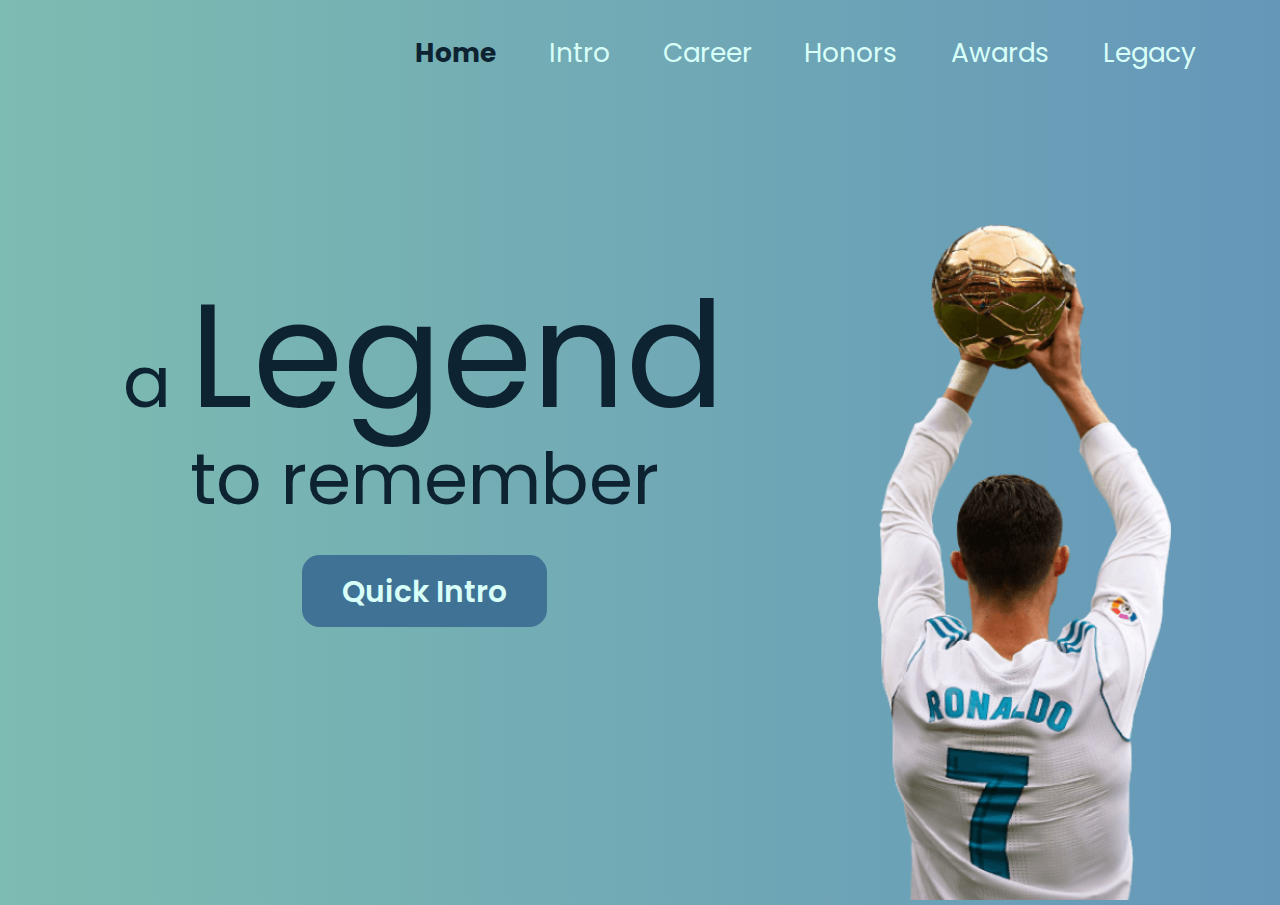
<file: index.html>
<!DOCTYPE html>
<html lang="en">
<head>
    <meta charset="UTF-8">
    <meta http-equiv="X-UA-Compatible" content="IE=edge">
    <meta name="viewport" content="width=device-width, initial-scale=1.0">
    <link rel="stylesheet" href="css/main.css">
    <title>Tale of a Legend | Home</title>
</head>
<body class="home-page">
    <div class="nav-container">
        <svg id="mobile-cta" class="mobile-menu" width="32" height="32" viewBox="0 0 32 32" xmlns="http://www.w3.org/2000/svg">
        <path d="M5.33333 24H26.6667C27.4 24 28 23.4 28 22.6667C28 21.9333 27.4 21.3333 26.6667 21.3333H5.33333C4.6 21.3333 4 21.9333 4 22.6667C4 23.4 4.6 24 5.33333 24ZM5.33333 17.3333H26.6667C27.4 17.3333 28 16.7333 28 16C28 15.2667 27.4 14.6667 26.6667 14.6667H5.33333C4.6 14.6667 4 15.2667 4 16C4 16.7333 4.6 17.3333 5.33333 17.3333ZM4 9.33333C4 10.0667 4.6 10.6667 5.33333 10.6667H26.6667C27.4 10.6667 28 10.0667 28 9.33333C28 8.6 27.4 8 26.6667 8H5.33333C4.6 8 4 8.6 4 9.33333Z" />
        </svg>
        <nav class="nav-1">
            <svg id="mobile-exit" class="mobile-menu-exit" width="32" height="32" viewBox="0 0 32 32" xmlns="http://www.w3.org/2000/svg">
                <g fill="currentColor">
                    <path d="M24.4009 7.61333C23.8809 7.09333 23.0409 7.09333 22.5209 7.61333L16.0009 14.12L9.48094 7.6C8.96094 7.08 8.12094 7.08 7.60094 7.6C7.08094 8.12 7.08094 8.96 7.60094 9.48L14.1209 16L7.60094 22.52C7.08094 23.04 7.08094 23.88 7.60094 24.4C8.12094 24.92 8.96094 24.92 9.48094 24.4L16.0009 17.88L22.5209 24.4C23.0409 24.92 23.8809 24.92 24.4009 24.4C24.9209 23.88 24.9209 23.04 24.4009 22.52L17.8809 16L24.4009 9.48C24.9076 8.97333 24.9076 8.12 24.4009 7.61333V7.61333Z"/>
                </g>
            </svg>
            <ul class="nav-list">
                <li><a class="current" href="index.html">Home</a></li>
                <li><a href="intro.html">Intro</a></li>
                <li><a href="career.html">Career</a></li>
                <li><a href="honors.html">Honors</a></li>
                <li><a href="awards.html">Awards</a></li>
                <li><a href="legacy.html">Legacy</a></li>
            </ul>
            <div class="nav-box">
                <h4>Contact me on Social Media</h4>
                <div class="icons">
                    <a href="https://www.instagram.com/iamshour/" target="_blank"><img src="Icons/ig.svg" alt="Instagram"></a>
                    <a href="https://www.linkedin.com/in/alishour/" target="_blank"><img src="Icons/linkedin.svg" alt="LinkedIn"></a>
                    <a href="https://github.com/iamshour" target="_blank"><img src="Icons/github.svg" alt="Github"></a>
                    <a href="mailto:iamshour@outlook.com" target="_blank"><img src="Icons/email.svg" alt="email"></a>
                </div>
            </div>
        </nav>
    </div>
    <div class="hero">
            <div class="text-area">
                <h1>a <span>Legend</span> to remember</h1>
                <div class="btn btn-home" onclick="location.href='intro.html'";>
                    <p>Quick Intro</p>
                </div>
            </div>
        <div class="img-area">
            <img src="images/cr-header.png" alt="">
        </div>
    </div>
<script src="main.js"></script>
</body>
</html>
</file>
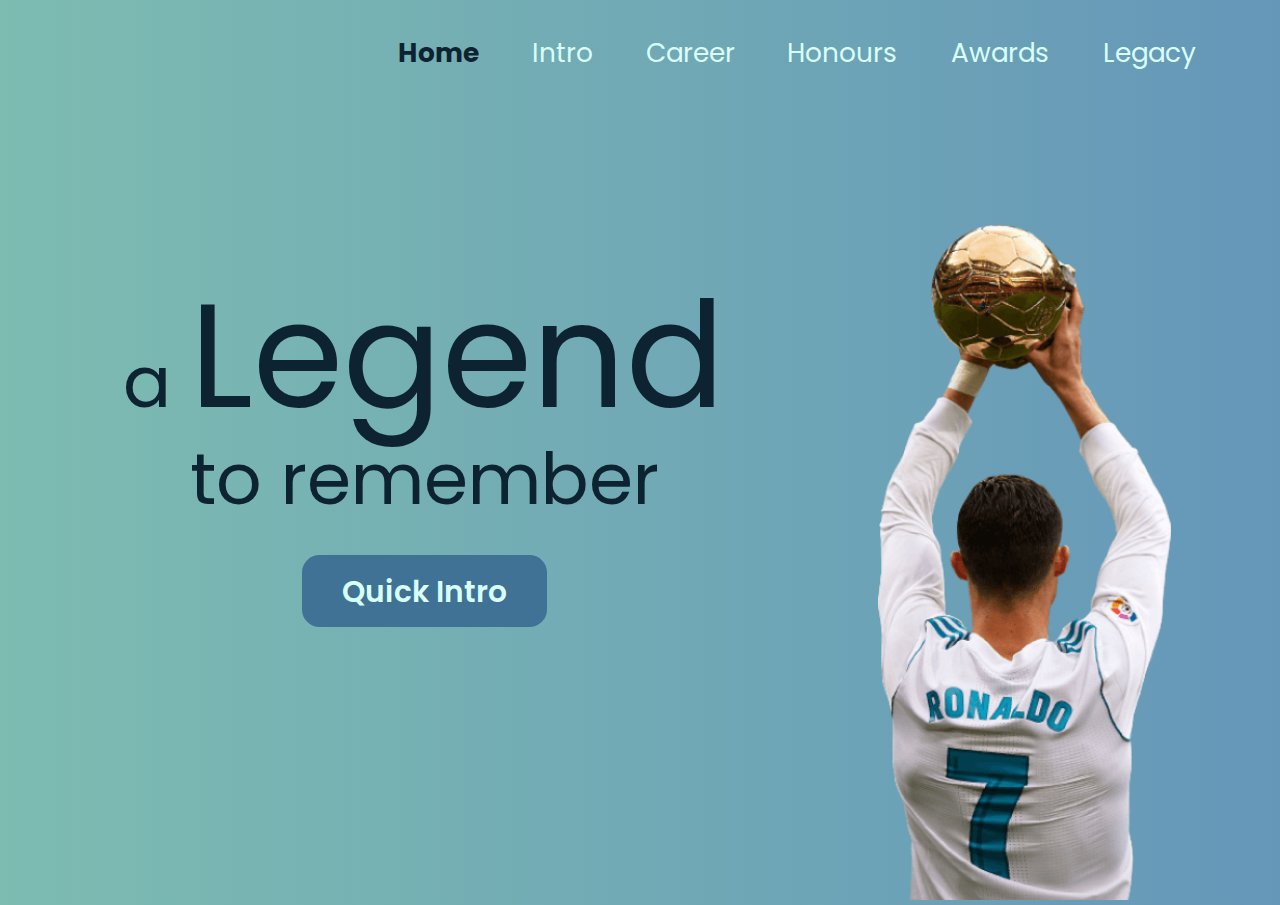
<file: Project/index.html>
<!DOCTYPE html>
<html lang="en">
<head>
    <meta charset="UTF-8">
    <meta http-equiv="X-UA-Compatible" content="IE=edge">
    <meta name="viewport" content="width=device-width, initial-scale=1.0">
    <link rel="stylesheet" href="css/main.css">
    <title>Tale of a Legend | Home</title>
</head>
<body class="home-page">
    <div class="nav-container">
        <svg id="mobile-cta" class="mobile-menu" width="32" height="32" viewBox="0 0 32 32" xmlns="http://www.w3.org/2000/svg">
        <path d="M5.33333 24H26.6667C27.4 24 28 23.4 28 22.6667C28 21.9333 27.4 21.3333 26.6667 21.3333H5.33333C4.6 21.3333 4 21.9333 4 22.6667C4 23.4 4.6 24 5.33333 24ZM5.33333 17.3333H26.6667C27.4 17.3333 28 16.7333 28 16C28 15.2667 27.4 14.6667 26.6667 14.6667H5.33333C4.6 14.6667 4 15.2667 4 16C4 16.7333 4.6 17.3333 5.33333 17.3333ZM4 9.33333C4 10.0667 4.6 10.6667 5.33333 10.6667H26.6667C27.4 10.6667 28 10.0667 28 9.33333C28 8.6 27.4 8 26.6667 8H5.33333C4.6 8 4 8.6 4 9.33333Z" />
        </svg>
        <nav class="nav-1">
            <svg id="mobile-exit" class="mobile-menu-exit" width="32" height="32" viewBox="0 0 32 32" xmlns="http://www.w3.org/2000/svg">
                <g fill="currentColor">
                    <path d="M24.4009 7.61333C23.8809 7.09333 23.0409 7.09333 22.5209 7.61333L16.0009 14.12L9.48094 7.6C8.96094 7.08 8.12094 7.08 7.60094 7.6C7.08094 8.12 7.08094 8.96 7.60094 9.48L14.1209 16L7.60094 22.52C7.08094 23.04 7.08094 23.88 7.60094 24.4C8.12094 24.92 8.96094 24.92 9.48094 24.4L16.0009 17.88L22.5209 24.4C23.0409 24.92 23.8809 24.92 24.4009 24.4C24.9209 23.88 24.9209 23.04 24.4009 22.52L17.8809 16L24.4009 9.48C24.9076 8.97333 24.9076 8.12 24.4009 7.61333V7.61333Z"/>
                </g>
            </svg>
            <ul class="nav-list">
                <li><a class="current" href="index.html">Home</a></li>
                <li><a href="intro.html">Intro</a></li>
                <li><a href="career.html">Career</a></li>
                <li><a href="honours.html">Honours</a></li>
                <li><a href="awards.html">Awards</a></li>
                <li><a href="legacy.html">Legacy</a></li>
            </ul>
        </nav>
    </div>
    <div class="hero">
            <div class="text-area">
                <h1>a <span>Legend</span> to remember</h1>
                <div class="btn btn-home" onclick="location.href='intro.html'";>
                    <p>Quick Intro</p>
                </div>
            </div>
        <div class="img-area">
            <img src="images/cr-header.png" alt="">
        </div>
    </div>
<script src="main.js"></script>
</body>
</html>
</file>
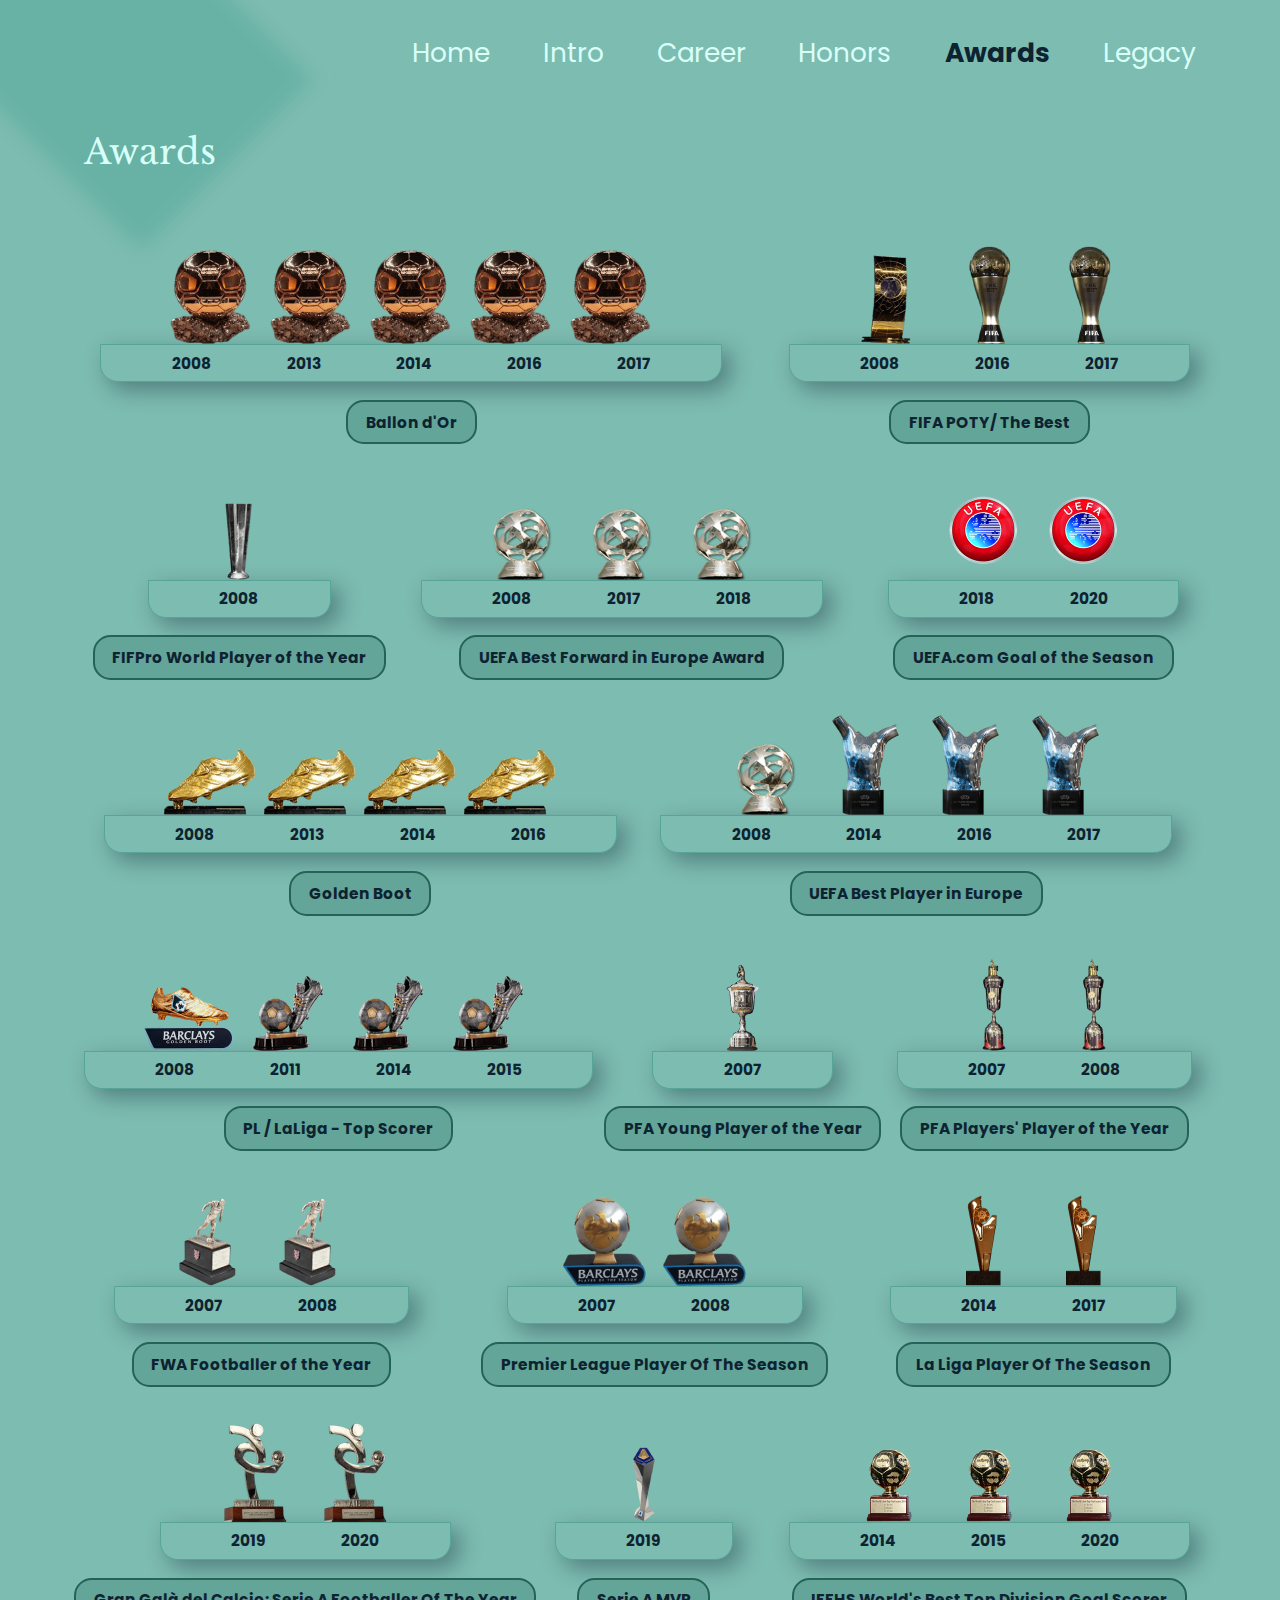
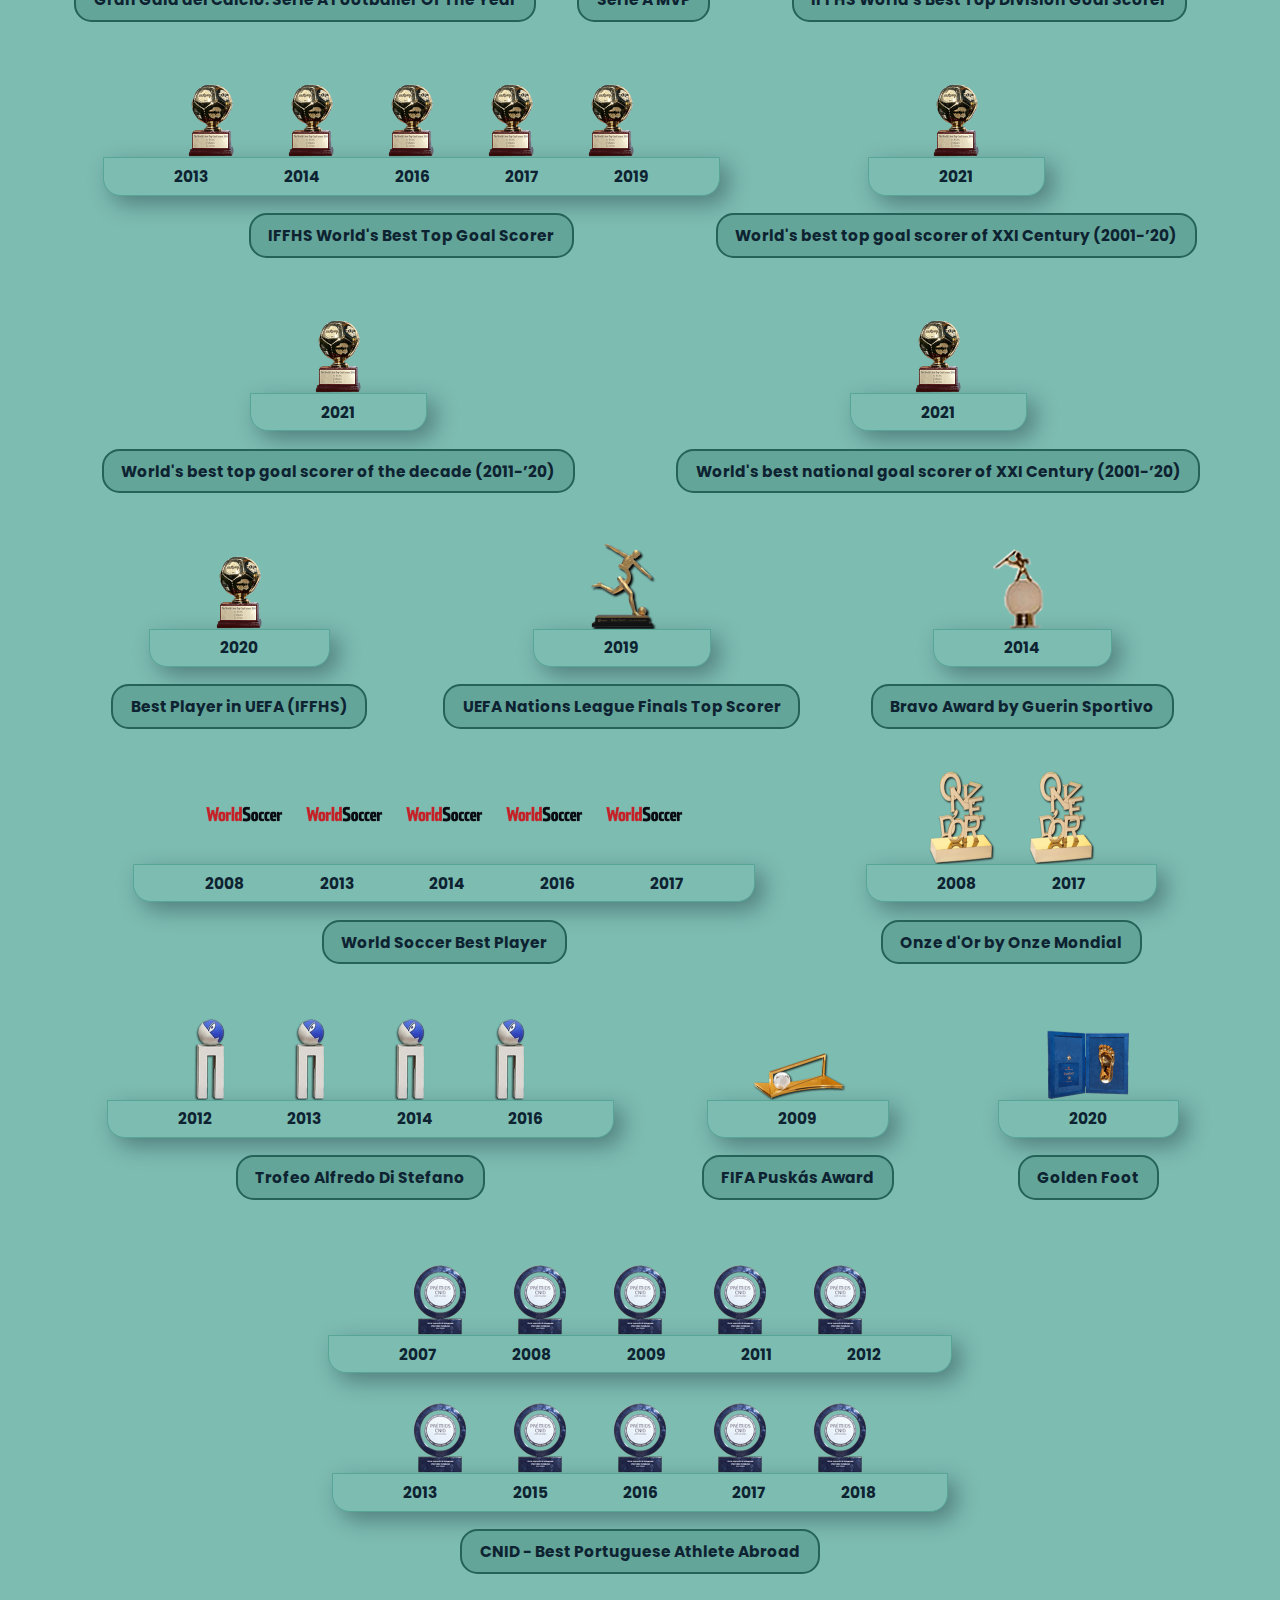
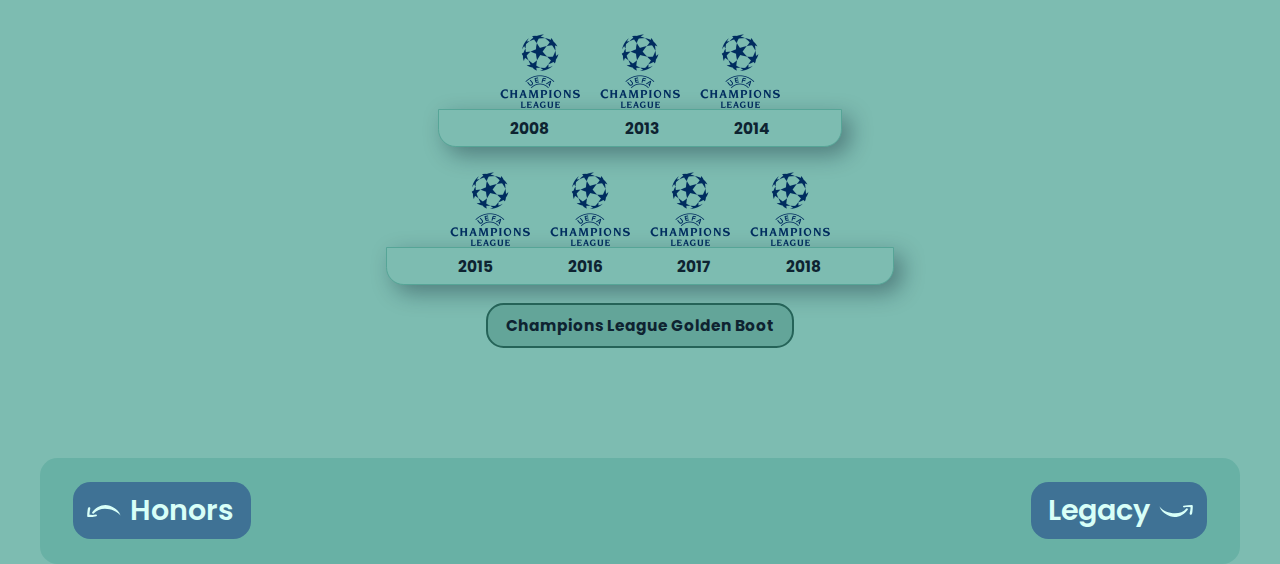
<file: awards.html>
<!DOCTYPE html>
<html lang="en">
<head>
    <meta charset="UTF-8">
    <meta http-equiv="X-UA-Compatible" content="IE=edge">
    <meta name="viewport" content="width=device-width, initial-scale=1.0">
    <link rel="stylesheet" href="css/main.css">
    <title>Tale of a Legend | Awards</title>
</head>
<body class="awards-page">
    <div class="nav-container">
        <svg id="mobile-cta" class="mobile-menu" width="32" height="32" viewBox="0 0 32 32" xmlns="http://www.w3.org/2000/svg">
        <path d="M5.33333 24H26.6667C27.4 24 28 23.4 28 22.6667C28 21.9333 27.4 21.3333 26.6667 21.3333H5.33333C4.6 21.3333 4 21.9333 4 22.6667C4 23.4 4.6 24 5.33333 24ZM5.33333 17.3333H26.6667C27.4 17.3333 28 16.7333 28 16C28 15.2667 27.4 14.6667 26.6667 14.6667H5.33333C4.6 14.6667 4 15.2667 4 16C4 16.7333 4.6 17.3333 5.33333 17.3333ZM4 9.33333C4 10.0667 4.6 10.6667 5.33333 10.6667H26.6667C27.4 10.6667 28 10.0667 28 9.33333C28 8.6 27.4 8 26.6667 8H5.33333C4.6 8 4 8.6 4 9.33333Z" />
        </svg>
        <nav>
            <svg id="mobile-exit" class="mobile-menu-exit" width="32" height="32" viewBox="0 0 32 32" xmlns="http://www.w3.org/2000/svg">
                <g fill="currentColor">
                    <path d="M24.4009 7.61333C23.8809 7.09333 23.0409 7.09333 22.5209 7.61333L16.0009 14.12L9.48094 7.6C8.96094 7.08 8.12094 7.08 7.60094 7.6C7.08094 8.12 7.08094 8.96 7.60094 9.48L14.1209 16L7.60094 22.52C7.08094 23.04 7.08094 23.88 7.60094 24.4C8.12094 24.92 8.96094 24.92 9.48094 24.4L16.0009 17.88L22.5209 24.4C23.0409 24.92 23.8809 24.92 24.4009 24.4C24.9209 23.88 24.9209 23.04 24.4009 22.52L17.8809 16L24.4009 9.48C24.9076 8.97333 24.9076 8.12 24.4009 7.61333V7.61333Z"/>
                </g>
            </svg>
            <ul class="nav-list">
                <li><a href="index.html">Home</a></li>
                <li><a href="intro.html">Intro</a></li>
                <li><a href="career.html">Career</a></li>
                <li><a href="honors.html">Honors</a></li>
                <li><a class="current" href="awards.html">Awards</a></li>
                <li><a href="legacy.html">Legacy</a></li>
            </ul>
            <div class="nav-box">
                <h4>Contact me on Social Media</h4>
                <div class="icons">
                    <a href="https://www.instagram.com/iamshour/" target="_blank"><img src="Icons/ig.svg" alt="Instagram"></a>
                    <a href="https://www.linkedin.com/in/alishour/" target="_blank"><img src="Icons/linkedin.svg" alt="LinkedIn"></a>
                    <a href="https://github.com/iamshour" target="_blank"><img src="Icons/github.svg" alt="Github"></a>
                    <a href="mailto:iamshour@outlook.com" target="_blank"><img src="Icons/email.svg" alt="email"></a>
                </div>
            </div>
        </nav>
    </div>

    <h2>Awards</h2>
    <div class="rectangle"></div>
    <div class="awards-grid">

        <div class="award ballon">
            <div class="pics">
                <img src="images/awards/Ballon d'Or.png" alt="ballon-dor">
                <img src="images/awards/Ballon d'Or.png" alt="ballon-dor">
                <img src="images/awards/Ballon d'Or.png" alt="ballon-dor">
                <img src="images/awards/Ballon d'Or.png" alt="ballon-dor">
                <img src="images/awards/Ballon d'Or.png" alt="ballon-dor">
            </div>
            <div class="shelf">
                <ul>
                    <li>2008</li>
                    <li>2013</li>
                    <li>2014</li>
                    <li>2016</li>
                    <li>2017</li>
                </ul>
            </div>
            <div class="label">
                <p>Ballon d'Or</p>
            </div>
        </div>

        <div class="award fifa-poty">
            <div class="pics">
                <img src="images/awards/FIFA World Player.png" alt="Fifa World Player">
                <img src="images/awards/FIFA The Best.png" alt="Fifa The Best">
                <img src="images/awards/FIFA The Best.png" alt="Fifa The Best">
            </div>
            <div class="shelf">
                <ul>
                    <li>2008</li>
                    <li>2016</li>
                    <li>2017</li>
                </ul>
            </div>
            <div class="label">
                <p>FIFA POTY/ The Best</p>
            </div>
        </div>

        <div class="award fifpro">
            <div class="pics">
                <img src="images/awards/FIFPro World Player of the Year 1.png" alt="FIFPro World Player of the Year">
            </div>
            <div class="shelf">
                <ul>
                    <li>2008</li>
                </ul>
            </div>
            <div class="label">
                <p>FIFPro World Player of the Year</p>
            </div>
        </div>

        <div class="award uefa-forward">
            <div class="pics">
                <img src="images/awards/UEFA Best Forward in Europe Award.png" alt="UEFA Best Forward in Europe Award">
                <img src="images/awards/UEFA Best Forward in Europe Award.png" alt="UEFA Best Forward in Europe Award">
                <img src="images/awards/UEFA Best Forward in Europe Award.png" alt="UEFA Best Forward in Europe Award">
            </div>
            <div class="shelf">
                <ul>
                    <li>2008</li>
                    <li>2017</li>
                    <li>2018</li>
                </ul>
            </div>
            <div class="label">
                <p>UEFA Best Forward in Europe Award</p>
            </div>
        </div>

        <div class="award uefa-goal">
            <div class="pics">
                <img src="images/awards/UEFA.com Goal of the Season.png" alt="UEFA.com Goal of the Season">
                <img src="images/awards/UEFA.com Goal of the Season.png" alt="UEFA.com Goal of the Season">
            </div>
            <div class="shelf">
                <ul>
                    <li>2018</li>
                    <li>2020</li>
                </ul>
            </div>
            <div class="label">
                <p>UEFA.com Goal of the Season</p>
            </div>
        </div>

        <div class="award golden-boot">
            <div class="pics">
                <img src="images/awards/Golden Boot.png" alt="Golden Boot">
                <img src="images/awards/Golden Boot.png" alt="Golden Boot">
                <img src="images/awards/Golden Boot.png" alt="Golden Boot">
                <img src="images/awards/Golden Boot.png" alt="Golden Boot">
            </div>
            <div class="shelf">
                <ul>
                    <li>2008</li>
                    <li>2013</li>
                    <li>2014</li>
                    <li>2016</li>
                </ul>
            </div>
            <div class="label">
                <p>Golden Boot</p>
            </div>
        </div>

        <div class="award uefa-best">
            <div class="pics">
                <img src="images/awards/UEFA Best Forward in Europe Award.png" alt="UEFA Best Player in Europe">
                <img src="images/awards/UEFA Best Player in Europe Award.png" alt="UEFA Best Player in Europe">
                <img src="images/awards/UEFA Best Player in Europe Award.png" alt="UEFA Best Player in Europe">
                <img src="images/awards/UEFA Best Player in Europe Award.png" alt="UEFA Best Player in Europe">
            </div>
            <div class="shelf">
                <ul>
                    <li>2008</li>
                    <li>2014</li>
                    <li>2016</li>
                    <li>2017</li>
                </ul>
            </div>
            <div class="label">
                <p>UEFA Best Player in Europe</p>
            </div>
        </div>

        <div class="award pl-top">
            <div class="pics">
                <img src="images/awards/PremierLeagueGoldenBoot 2.png" alt="PL / LaLiga - Top Scorer">
                <img src="images/awards/Pichichi 3.png" alt="PL / LaLiga - Top Scorer">
                <img src="images/awards/Pichichi 3.png" alt="PL / LaLiga - Top Scorer">
                <img src="images/awards/Pichichi 3.png" alt="PL / LaLiga - Top Scorer">
            </div>
            <div class="shelf">
                <ul>
                    <li>2008</li>
                    <li>2011</li>
                    <li>2014</li>
                    <li>2015</li>
                </ul>
            </div>
            <div class="label">
                <p>PL / LaLiga - Top Scorer</p>
            </div>
        </div>

        <div class="award pfa-young">
            <div class="pics">
                <img src="images/awards/PFA young player of the year.png" alt="PFA Young Player of the Year">
            </div>
            <div class="shelf">
                <ul>
                    <li>2007</li>
                </ul>
            </div>
            <div class="label">
                <p>PFA Young Player of the Year</p>
            </div>
        </div>

        <div class="award pfa-players">
            <div class="pics">
                <img src="images/awards/PL player's player of the year.png" alt="PFA Players' Player of the Year">
                <img src="images/awards/PL player's player of the year.png" alt="PFA Players' Player of the Year">
            </div>
            <div class="shelf">
                <ul>
                    <li>2007</li>
                    <li>2008</li>
                </ul>
            </div>
            <div class="label">
                <p>PFA Players' Player of the Year</p>
            </div>
        </div>

        <div class="award fwa">
            <div class="pics">
                <img src="images/awards/FWP writer's player of the year 1.png" alt="FWA Footballer of the Year">
                <img src="images/awards/FWP writer's player of the year 1.png" alt="FWA Footballer of the Year">
            </div>
            <div class="shelf">
                <ul>
                    <li>2007</li>
                    <li>2008</li>
                </ul>
            </div>
            <div class="label">
                <p>FWA Footballer of the Year</p>
            </div>
        </div>

        <div class="award pl-pots">
            <div class="pics">
                <img src="images/awards/barclays premier league player of the season.png" alt="Premier League Player Of The Season">
                <img src="images/awards/barclays premier league player of the season.png" alt="Premier League Player Of The Season">
            </div>
            <div class="shelf">
                <ul>
                    <li>2007</li>
                    <li>2008</li>
                </ul>
            </div>
            <div class="label">
                <p>Premier League Player Of The Season</p>
            </div>
        </div>

        <div class="award liga-pots">
            <div class="pics">
                <img src="images/awards/La Liga Player of the Season 1.png" alt="La Liga Player Of The Season">
                <img src="images/awards/La Liga Player of the Season 1.png" alt="La Liga Player Of The Season">
            </div>
            <div class="shelf">
                <ul>
                    <li>2014</li>
                    <li>2017</li>
                </ul>
            </div>
            <div class="label">
                <p>La Liga Player Of The Season</p>
            </div>
        </div>

        <div class="award gran">
            <div class="pics">
                <img src="images/awards/Gran Galà del Calcio - Seria A Footballer Of The Year.png" alt="Gran Galà del Calcio: Serie A Footballer Of The Year">
                <img src="images/awards/Gran Galà del Calcio - Seria A Footballer Of The Year.png" alt="Gran Galà del Calcio: Serie A Footballer Of The Year">
            </div>
            <div class="shelf">
                <ul>
                    <li>2019</li>
                    <li>2020</li>
                </ul>
            </div>
            <div class="label">
                <p>Gran Galà del Calcio: Serie A Footballer Of The Year</p>
            </div>
        </div>

        <div class="award seriea-mvp">
            <div class="pics">
                <img src="images/awards/Serie-A-MVP.png" alt="Serie A MVP">
            </div>
            <div class="shelf">
                <ul>
                    <li>2019</li>
                </ul>
            </div>
            <div class="label">
                <p>Serie A MVP</p>
            </div>
        </div>

        <div class="award top-division">
            <div class="pics">
                <img src="images/awards/IFFHS.png" alt="IFFHS World's Best Top Division Goal Scorer">
                <img src="images/awards/IFFHS.png" alt="IFFHS World's Best Top Division Goal Scorer">
                <img src="images/awards/IFFHS.png" alt="IFFHS World's Best Top Division Goal Scorer">
            </div>
            <div class="shelf">
                <ul>
                    <li>2014</li>
                    <li>2015</li>
                    <li>2020</li>
                </ul>
            </div>
            <div class="label">
                <p>IFFHS World's Best Top Division Goal Scorer</p>
            </div>
        </div>

        <div class="award top-g">
            <div class="pics">
                <img src="images/awards/IFFHS.png" alt="IFFHS World's Best Top Goal Scorer">
                <img src="images/awards/IFFHS.png" alt="IFFHS World's Best Top Goal Scorer">
                <img src="images/awards/IFFHS.png" alt="IFFHS World's Best Top Goal Scorer">
                <img src="images/awards/IFFHS.png" alt="IFFHS World's Best Top Goal Scorer">
                <img src="images/awards/IFFHS.png" alt="IFFHS World's Best Top Goal Scorer">
            </div>
            <div class="shelf">
                <ul>
                    <li>2013</li>
                    <li>2014</li>
                    <li>2016</li>
                    <li>2017</li>
                    <li>2019</li>
                </ul>
            </div>
            <div class="label">
                <p>IFFHS World's Best Top Goal Scorer</p>
            </div>
        </div>

        <div class="award top-g-century">
            <div class="pics">
                <img src="images/awards/IFFHS.png" alt="World's best top goal scorer of XXI Century (2001-’20)">
            </div>
            <div class="shelf">
                <ul>
                    <li>2021</li>
                </ul>
            </div>
            <div class="label">
                <p>World's best top goal scorer of XXI Century (2001-’20)</p>
            </div>
        </div>

        <div class="award top-g-decade">
            <div class="pics">
                <img src="images/awards/IFFHS.png" alt="World's best top goal scorer of the decade (2011-’20)">
            </div>
            <div class="shelf">
                <ul>
                    <li>2021</li>
                </ul>
            </div>
            <div class="label">
                <p>World's best top goal scorer of the decade (2011-’20)</p>
            </div>
        </div>

        <div class="award best-national-g">
            <div class="pics">
                <img src="images/awards/IFFHS.png" alt="World's best national goal scorer of XXI Century (2001-’20)">
            </div>
            <div class="shelf">
                <ul>
                    <li>2021</li>
                </ul>
            </div>
            <div class="label">
                <p>World's best national goal scorer of XXI Century (2001-’20)</p>
            </div>
        </div>

        <div class="award best-uefa-iffhs">
            <div class="pics">
                <img src="images/awards/IFFHS.png" alt="Best Player in UEFA (IFFHS)">
            </div>
            <div class="shelf">
                <ul>
                    <li>2020</li>
                </ul>
            </div>
            <div class="label">
                <p>Best Player in UEFA (IFFHS)</p>
            </div>
        </div>

        <div class="award nations-league">
            <div class="pics">
                <img src="images/awards/UEFA Nations League Finals Top Scorer 1.png" alt="UEFA Nations League Finals Top Scorer">
            </div>
            <div class="shelf">
                <ul>
                    <li>2019</li>
                </ul>
            </div>
            <div class="label">
                <p>UEFA Nations League Finals Top Scorer</p>
            </div>
        </div>

        <div class="award bravo">
            <div class="pics">
                <img src="images/awards/Bravo Award by Guerin Sportivo.png" alt="Bravo Award by Guerin Sportivo">
            </div>
            <div class="shelf">
                <ul>
                    <li>2014</li>
                </ul>
            </div>
            <div class="label">
                <p>Bravo Award by Guerin Sportivo</p>
            </div>
        </div>

        <div class="award world-soccer">
            <div class="pics">
                <img src="images/awards/World Soccer Best Player.png" alt="World Soccer Best Player">
                <img src="images/awards/World Soccer Best Player.png" alt="World Soccer Best Player">
                <img src="images/awards/World Soccer Best Player.png" alt="World Soccer Best Player">
                <img src="images/awards/World Soccer Best Player.png" alt="World Soccer Best Player">
                <img src="images/awards/World Soccer Best Player.png" alt="World Soccer Best Player">
            </div>
            <div class="shelf">
                <ul>
                    <li>2008</li>
                    <li>2013</li>
                    <li>2014</li>
                    <li>2016</li>
                    <li>2017</li>
                </ul>
            </div>
            <div class="label">
                <p>World Soccer Best Player</p>
            </div>
        </div>

        <div class="award onze">
            <div class="pics">
                <img src="images/awards/Onze d'Or by Onze Mondial 1.png" alt="Onze d'Or by Onze Mondial">
                <img src="images/awards/Onze d'Or by Onze Mondial 1.png" alt="Onze d'Or by Onze Mondial">
            </div>
            <div class="shelf">
                <ul>
                    <li>2008</li>
                    <li>2017</li>
                </ul>
            </div>
            <div class="label">
                <p>Onze d'Or by Onze Mondial</p>
            </div>
        </div>

        <div class="award di-stefano">
            <div class="pics">
                <img src="images/awards/Trofeo Alfredo Di Stefano.png" alt="Trofeo Alfredo Di Stefano">
                <img src="images/awards/Trofeo Alfredo Di Stefano.png" alt="Trofeo Alfredo Di Stefano">
                <img src="images/awards/Trofeo Alfredo Di Stefano.png" alt="Trofeo Alfredo Di Stefano">
                <img src="images/awards/Trofeo Alfredo Di Stefano.png" alt="Trofeo Alfredo Di Stefano">
            </div>
            <div class="shelf">
                <ul>
                    <li>2012</li>
                    <li>2013</li>
                    <li>2014</li>
                    <li>2016</li>
                </ul>
            </div>
            <div class="label">
                <p>Trofeo Alfredo Di Stefano</p>
            </div>
        </div>

        <div class="award puskas">
            <div class="pics">
                <img src="images/awards/FIFA Puskás Award.png" alt="FIFA Puskás Award">
            </div>
            <div class="shelf">
                <ul>
                    <li>2009</li>
                </ul>
            </div>
            <div class="label">
                <p>FIFA Puskás Award</p>
            </div>
        </div>

        <div class="award golden-foot">
            <div class="pics">
                <img src="images/awards/Golden Foot 1.png" alt="Golden Foot">
            </div>
            <div class="shelf">
                <ul>
                    <li>2020</li>
                </ul>
            </div>
            <div class="label">
                <p>Golden Foot</p>
            </div>
        </div>

        <div class="award cnid">
            <div class="pics">
                <img src="images/awards/CNIDBestPortugueseAthleteAbroad 1.png" alt="CNID - Best Portuguese Athlete Abroad">
                <img src="images/awards/CNIDBestPortugueseAthleteAbroad 1.png" alt="CNID - Best Portuguese Athlete Abroad">
                <img src="images/awards/CNIDBestPortugueseAthleteAbroad 1.png" alt="CNID - Best Portuguese Athlete Abroad">
                <img src="images/awards/CNIDBestPortugueseAthleteAbroad 1.png" alt="CNID - Best Portuguese Athlete Abroad">
                <img src="images/awards/CNIDBestPortugueseAthleteAbroad 1.png" alt="CNID - Best Portuguese Athlete Abroad">
            </div>
            <div class="shelf">
                <ul>
                    <li>2007</li>
                    <li>2008</li>
                    <li>2009</li>
                    <li>2011</li>
                    <li>2012</li>
                </ul>
            </div>
            <div class="pics">
                <img src="images/awards/CNIDBestPortugueseAthleteAbroad 1.png" alt="CNID - Best Portuguese Athlete Abroad">
                <img src="images/awards/CNIDBestPortugueseAthleteAbroad 1.png" alt="CNID - Best Portuguese Athlete Abroad">
                <img src="images/awards/CNIDBestPortugueseAthleteAbroad 1.png" alt="CNID - Best Portuguese Athlete Abroad">
                <img src="images/awards/CNIDBestPortugueseAthleteAbroad 1.png" alt="CNID - Best Portuguese Athlete Abroad">
                <img src="images/awards/CNIDBestPortugueseAthleteAbroad 1.png" alt="CNID - Best Portuguese Athlete Abroad">
            </div>
            <div class="shelf">
                <ul>
                    <li>2013</li>
                    <li>2015</li>
                    <li>2016</li>
                    <li>2017</li>
                    <li>2018</li>
                </ul>
            </div>
            <div class="label">
                <p>CNID - Best Portuguese Athlete Abroad</p>
            </div>
        </div>

        <div class="award ucl-g">
            <div class="pics">
                <img src="images/awards/ChampionsLeagueGoldenBoot 4.png" alt="Champions League Golden Boot">
                <img src="images/awards/ChampionsLeagueGoldenBoot 4.png" alt="Champions League Golden Boot">
                <img src="images/awards/ChampionsLeagueGoldenBoot 4.png" alt="Champions League Golden Boot">
            </div>
            <div class="shelf">
                <ul>
                    <li>2008</li>
                    <li>2013</li>
                    <li>2014</li>
                </ul>
            </div>
            <div class="pics">
                <img src="images/awards/ChampionsLeagueGoldenBoot 4.png" alt="Champions League Golden Boot">
                <img src="images/awards/ChampionsLeagueGoldenBoot 4.png" alt="Champions League Golden Boot">
                <img src="images/awards/ChampionsLeagueGoldenBoot 4.png" alt="Champions League Golden Boot">
                <img src="images/awards/ChampionsLeagueGoldenBoot 4.png" alt="Champions League Golden Boot">
            </div>
            <div class="shelf">
                <ul>
                    <li>2015</li>
                    <li>2016</li>
                    <li>2017</li>
                    <li>2018</li>
                </ul>
            </div>
            <div class="label">
                <p>Champions League Golden Boot</p>
            </div>
        </div>
    </div>

    <footer> 
        <div class="btn btn-back" onclick="location.href='honors.html'";>
            <svg class="arrow" width="39" height="26" viewBox="0 0 39 26" xmlns="http://www.w3.org/2000/svg">
                <path d="M5.95332 14.4976C10.7829 8.09624 18.3081 4.16587 26.5072 6.86111C30.7636 8.27975 34.6136 11.0394 37.1771 14.6756L39 18.5388C32.7383 9.83711 14.9834 6.59289 7.63788 15.8451C6.85185 16.7435 5.16692 15.5083 5.95332 14.4976Z"/>
                <path d="M1.34797 20C4.49283 20 7.75001 19.7754 10.7826 18.9893C12.0178 18.6524 11.4564 16.9679 10.2208 17.1925C7.74982 17.6417 5.16655 17.5294 2.69558 17.4171C2.8079 15.9573 2.92022 14.3851 3.14485 12.9252C3.36948 11.8022 4.1557 10.1176 3.4818 8.99462C3.14485 8.43293 2.58327 8.43293 2.02169 8.65772C0.67389 9.21922 0.673891 11.5776 0.449258 12.8129C0.112309 14.8345 0.000172007 16.7434 0.000172007 18.765C0.000172007 19.4385 0.674069 20 1.34797 20Z"/>
                </svg>
            <p>Honors</p>
        </div>
        <div class="btn btn-next" onclick="location.href='legacy.html'";>
            <p>Legacy</p>
            <svg width="39" height="26" viewBox="0 0 39 26" xmlns="http://www.w3.org/2000/svg">
                <path d="M5.95332 14.4976C10.7829 8.09624 18.3081 4.16587 26.5072 6.86111C30.7636 8.27975 34.6136 11.0394 37.1771 14.6756L39 18.5388C32.7383 9.83711 14.9834 6.59289 7.63788 15.8451C6.85185 16.7435 5.16692 15.5083 5.95332 14.4976Z"/>
                <path d="M1.34797 20C4.49283 20 7.75001 19.7754 10.7826 18.9893C12.0178 18.6524 11.4564 16.9679 10.2208 17.1925C7.74982 17.6417 5.16655 17.5294 2.69558 17.4171C2.8079 15.9573 2.92022 14.3851 3.14485 12.9252C3.36948 11.8022 4.1557 10.1176 3.4818 8.99462C3.14485 8.43293 2.58327 8.43293 2.02169 8.65772C0.67389 9.21922 0.673891 11.5776 0.449258 12.8129C0.112309 14.8345 0.000172007 16.7434 0.000172007 18.765C0.000172007 19.4385 0.674069 20 1.34797 20Z"/>
                </svg>
        </div>
    </footer>
<script src="main.js"></script>
</body>
</html>
</file>
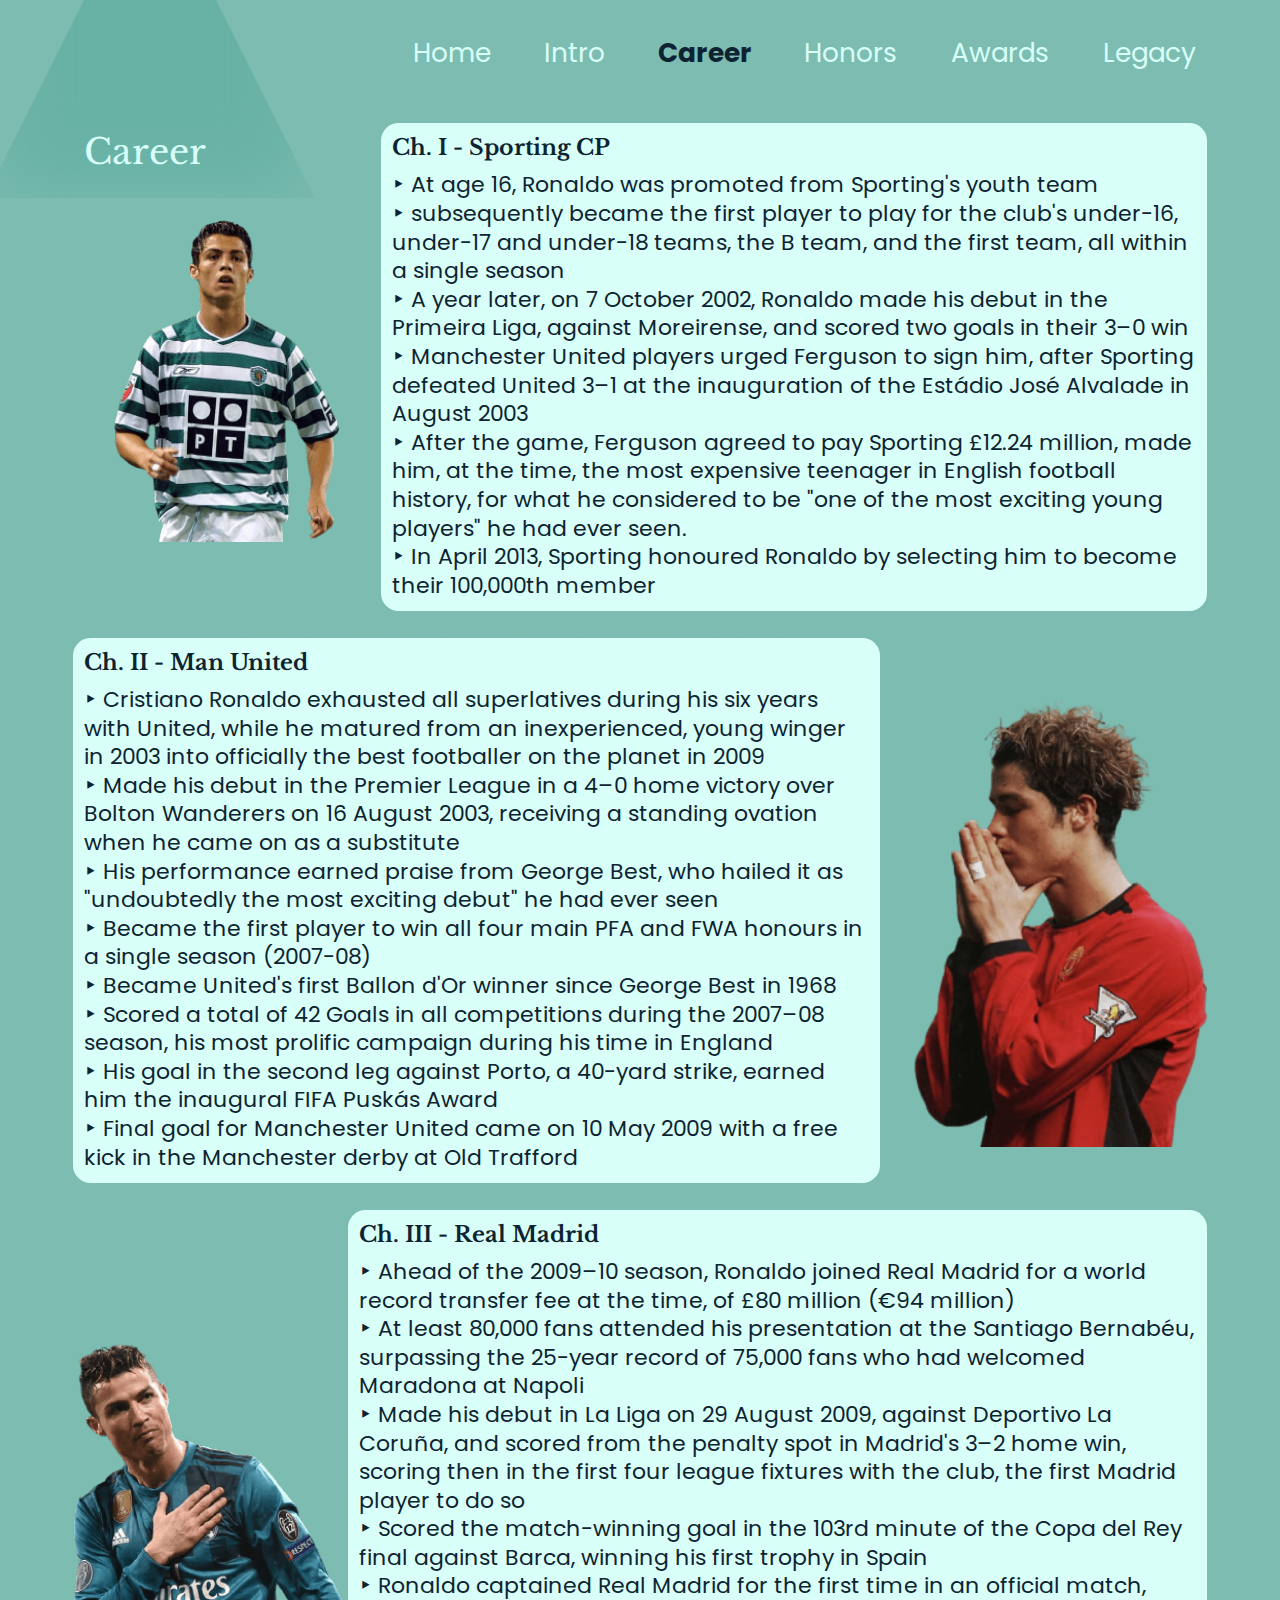
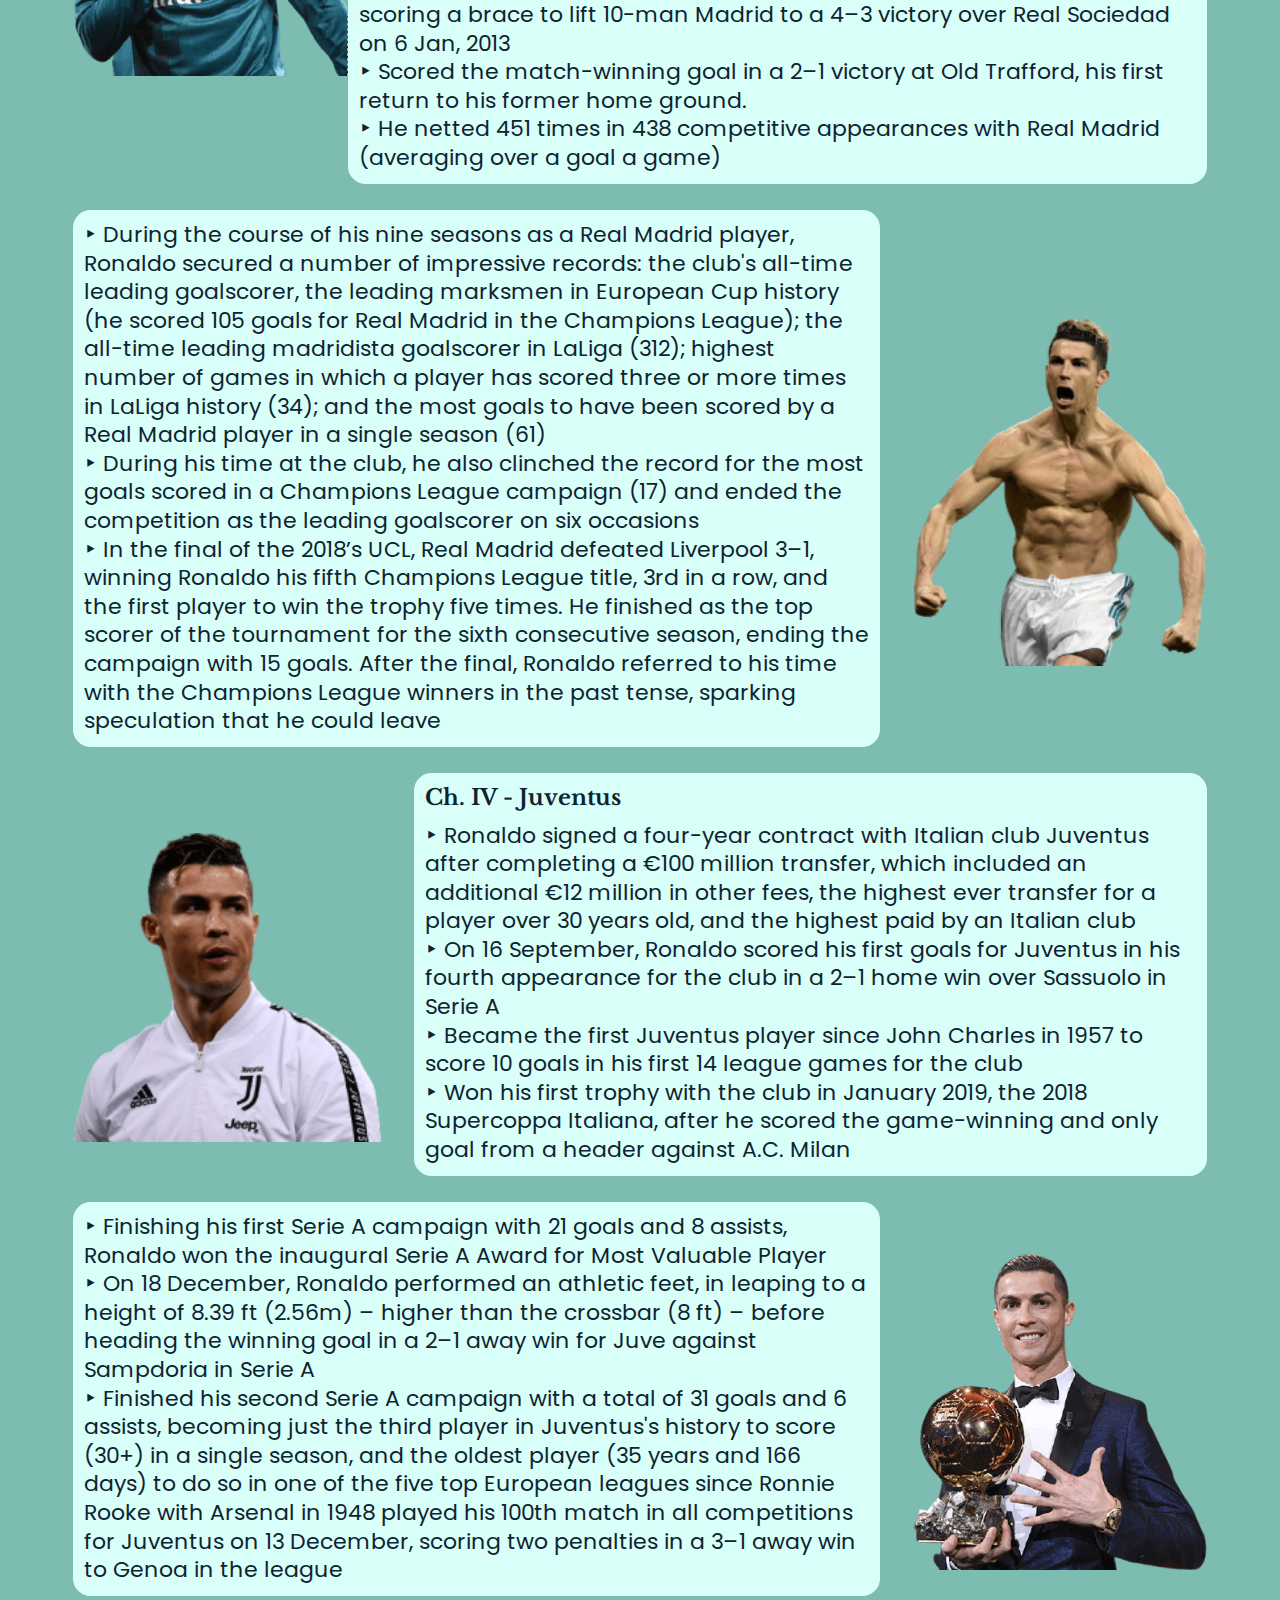
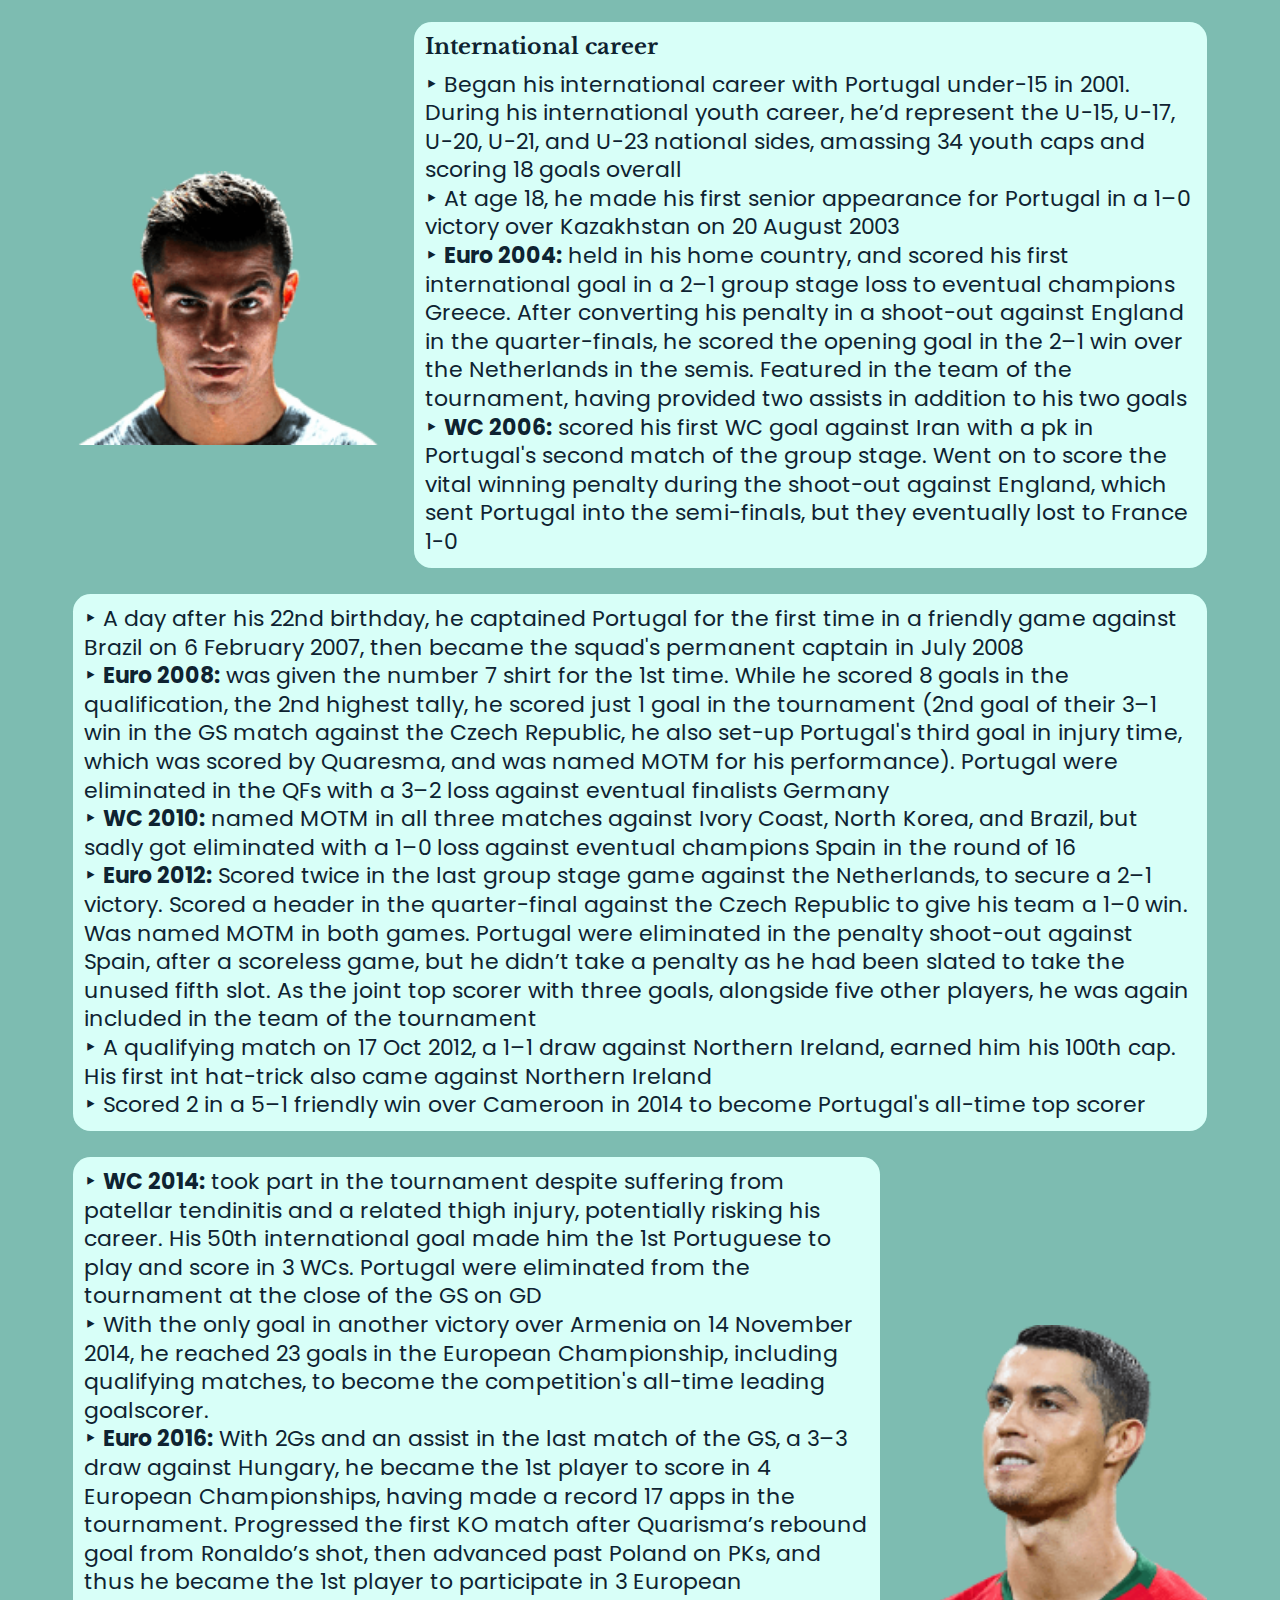
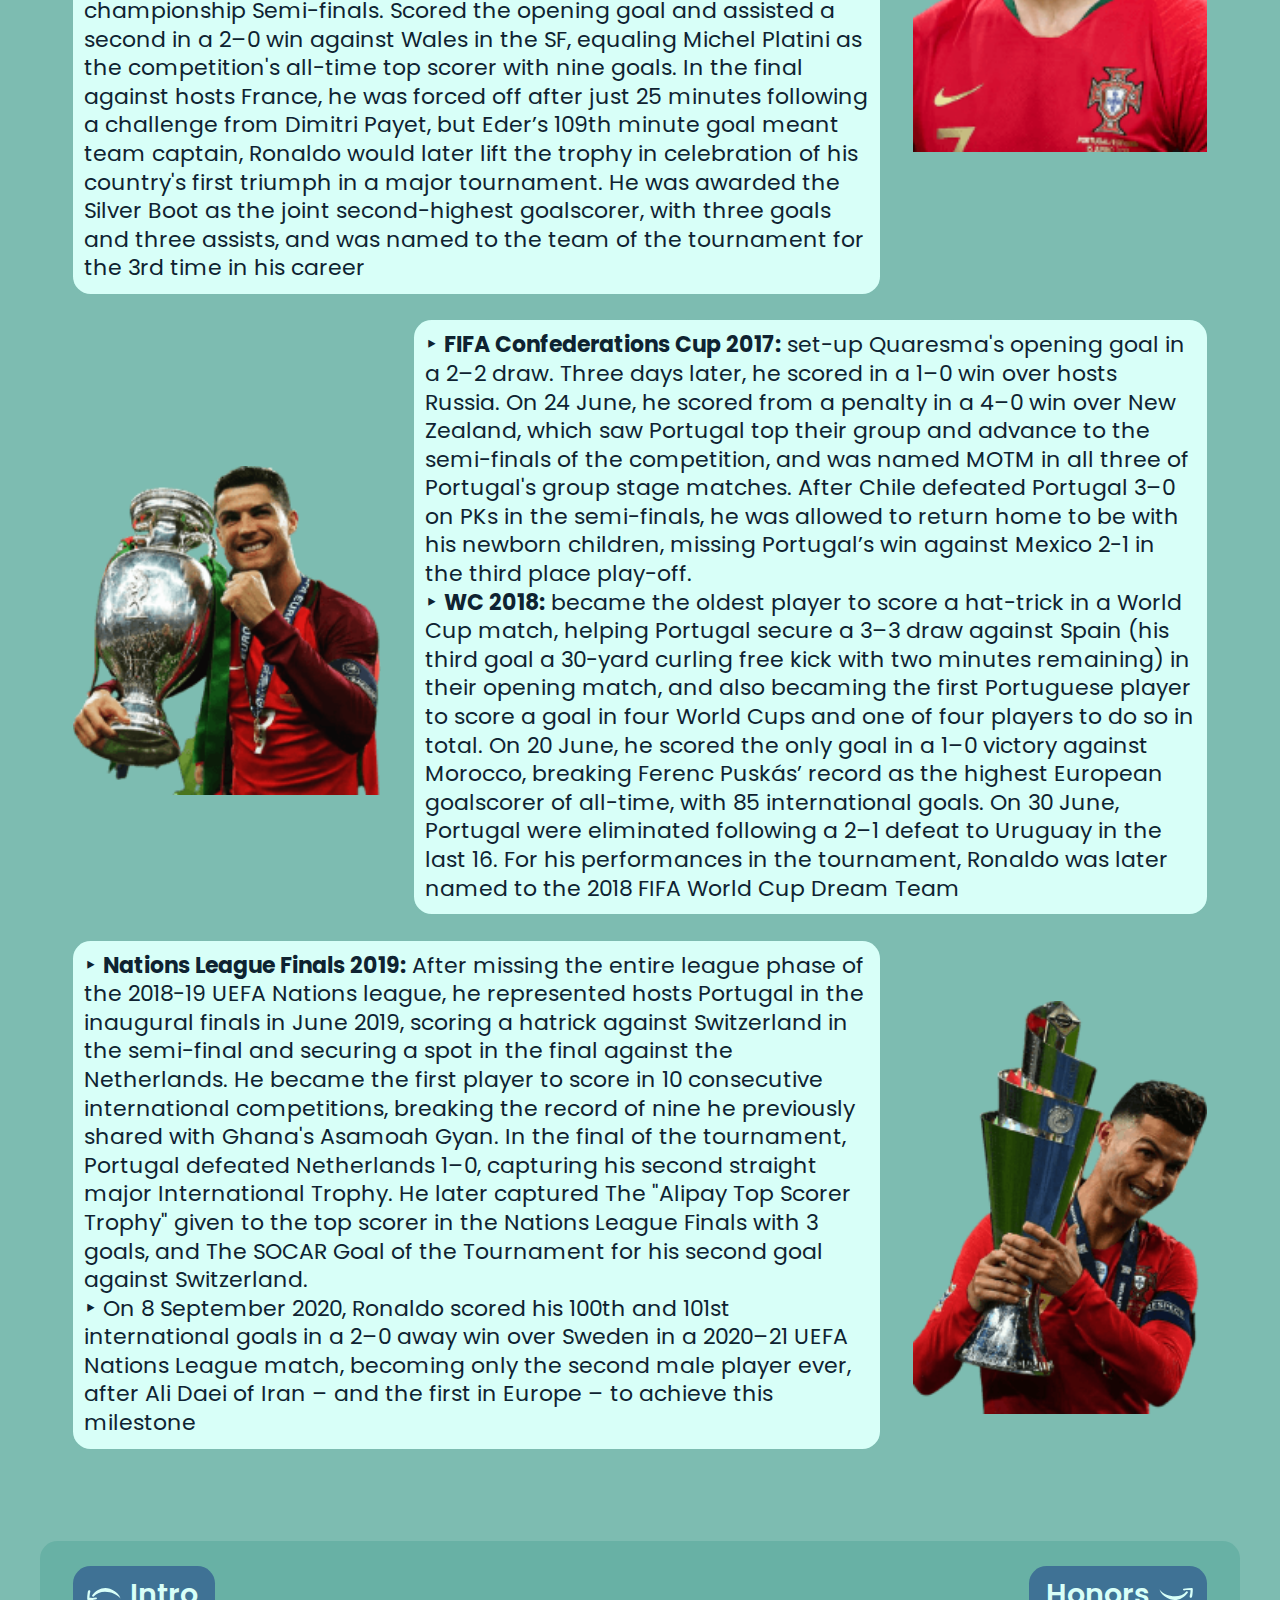
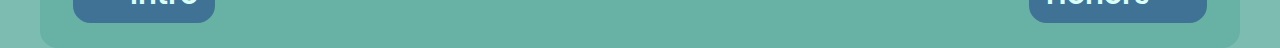
<file: career.html>
<!DOCTYPE html>
<html lang="en">
<head>
    <meta charset="UTF-8">
    <meta http-equiv="X-UA-Compatible" content="IE=edge">
    <meta name="viewport" content="width=device-width, initial-scale=1.0">
    <link rel="stylesheet" href="css/main.css">
    <title>Tale of a Legend | Career</title>
</head>
<body class="career-page">
    <div class="nav-container">
        <svg id="mobile-cta" class="mobile-menu" width="32" height="32" viewBox="0 0 32 32" xmlns="http://www.w3.org/2000/svg">
        <path d="M5.33333 24H26.6667C27.4 24 28 23.4 28 22.6667C28 21.9333 27.4 21.3333 26.6667 21.3333H5.33333C4.6 21.3333 4 21.9333 4 22.6667C4 23.4 4.6 24 5.33333 24ZM5.33333 17.3333H26.6667C27.4 17.3333 28 16.7333 28 16C28 15.2667 27.4 14.6667 26.6667 14.6667H5.33333C4.6 14.6667 4 15.2667 4 16C4 16.7333 4.6 17.3333 5.33333 17.3333ZM4 9.33333C4 10.0667 4.6 10.6667 5.33333 10.6667H26.6667C27.4 10.6667 28 10.0667 28 9.33333C28 8.6 27.4 8 26.6667 8H5.33333C4.6 8 4 8.6 4 9.33333Z" />
        </svg>
        <nav>
            <svg id="mobile-exit" class="mobile-menu-exit" width="32" height="32" viewBox="0 0 32 32" xmlns="http://www.w3.org/2000/svg">
                <g fill="currentColor">
                    <path d="M24.4009 7.61333C23.8809 7.09333 23.0409 7.09333 22.5209 7.61333L16.0009 14.12L9.48094 7.6C8.96094 7.08 8.12094 7.08 7.60094 7.6C7.08094 8.12 7.08094 8.96 7.60094 9.48L14.1209 16L7.60094 22.52C7.08094 23.04 7.08094 23.88 7.60094 24.4C8.12094 24.92 8.96094 24.92 9.48094 24.4L16.0009 17.88L22.5209 24.4C23.0409 24.92 23.8809 24.92 24.4009 24.4C24.9209 23.88 24.9209 23.04 24.4009 22.52L17.8809 16L24.4009 9.48C24.9076 8.97333 24.9076 8.12 24.4009 7.61333V7.61333Z"/>
                </g>
            </svg>
            <ul class="nav-list">
                <li><a href="index.html">Home</a></li>
                <li><a href="intro.html">Intro</a></li>
                <li><a class="current" href="career.html">Career</a></li>
                <li><a href="honors.html">Honors</a></li>
                <li><a href="awards.html">Awards</a></li>
                <li><a href="legacy.html">Legacy</a></li>
            </ul>
            <div class="nav-box">
                <h4>Contact me on Social Media</h4>
                <div class="icons">
                    <a href="https://www.instagram.com/iamshour/" target="_blank"><img src="Icons/ig.svg" alt="Instagram"></a>
                    <a href="https://www.linkedin.com/in/alishour/" target="_blank"><img src="Icons/linkedin.svg" alt="LinkedIn"></a>
                    <a href="https://github.com/iamshour" target="_blank"><img src="Icons/github.svg" alt="Github"></a>
                    <a href="mailto:iamshour@outlook.com" target="_blank"><img src="Icons/email.svg" alt="email"></a>
                </div>
            </div>
        </nav>
    </div>
    <div class="triangle"></div>
    <h2>Career</h2>
    <div class="career-grid">
        <img src="images/career-1.png" alt="" class="career-1">
        <div class="card c-card-1">
            <h3>Ch. I - Sporting CP</h3>
            <p class="card-content">
                ‣ At age 16, Ronaldo was promoted from Sporting's youth team<br>
                ‣ subsequently became the first player to play for the club's under-16, under-17 and under-18 teams, the B team, and the first team, all within a single season<br>
                ‣ A year later, on 7 October 2002, Ronaldo made his debut in the Primeira Liga, against Moreirense, and scored two goals in their 3–0 win<br>
                ‣ Manchester United players urged Ferguson to sign him, after Sporting defeated United 3–1 at the inauguration of the Estádio José Alvalade in August 2003<br>
                ‣ After the game, Ferguson agreed to pay Sporting £12.24 million, made him, at the time, the most expensive teenager in English football history, for what he considered to be "one of the most exciting young players" he had ever seen.<br>
                ‣ In April 2013, Sporting honoured Ronaldo by selecting him to become their 100,000th member
            </p>
        </div>
        <div class="card c-card-2">
            <h3>Ch. II - Man United</h3>
            <p class="card-content">
                ‣ Cristiano Ronaldo exhausted all superlatives during his six years with United, while he matured from an inexperienced, young winger in 2003 into officially the best footballer on the planet in 2009<br>
                ‣ Made his debut in the Premier League in a 4–0 home victory over Bolton Wanderers on 16 August 2003, receiving a standing ovation when he came on as a substitute<br>
                ‣ His performance earned praise from George Best, who hailed it as "undoubtedly the most exciting debut" he had ever seen<br>
                ‣ Became the first player to win all four main PFA and FWA honours in a single season (2007-08)<br>
                ‣ Became United's first Ballon d'Or winner since George Best in 1968<br>
                ‣ Scored a total of 42 Goals in all competitions during the 2007–08 season, his most prolific campaign during his time in England<br>
                ‣ His goal in the second leg against Porto, a 40-yard strike, earned him the inaugural FIFA Puskás Award<br>
                ‣ Final goal for Manchester United came on 10 May 2009 with a free kick in the Manchester derby at Old Trafford
            </p>
        </div>
        <img src="images/career-2.png" alt="" class="career-2">
        <img src="images/career-3.png" alt="" class="career-3">
        <div class="card c-card-3">
            <h3>Ch. III - Real Madrid</h3>
            <p class="card-content">
                ‣ Ahead of the 2009–10 season, Ronaldo joined Real Madrid for a world record transfer fee at the time, of £80 million (€94 million)<br>
                ‣ At least 80,000 fans attended his presentation at the Santiago Bernabéu, surpassing the 25-year record of 75,000 fans who had welcomed Maradona at Napoli<br>
                ‣ Made his debut in La Liga on 29 August 2009, against Deportivo La Coruña, and scored from the penalty spot in Madrid's 3–2 home win, scoring then in the first four league fixtures with the club, the first Madrid player to do so<br>
                ‣ Scored the match-winning goal in the 103rd minute of the Copa del Rey final against Barca, winning his first trophy in Spain<br>
                ‣ Ronaldo captained Real Madrid for the first time in an official match, scoring a brace to lift 10-man Madrid to a 4–3 victory over Real Sociedad on 6 Jan, 2013<br>
                ‣  Scored the match-winning goal in a 2–1 victory at Old Trafford, his first return to his former home ground.<br>
                ‣  He netted 451 times in 438 competitive appearances with Real Madrid (averaging over a goal a game)
            </p>
        </div>
        <div class="card c-card-4">
            <p class="card-content">
                ‣ During the course of his nine seasons as a Real Madrid player, Ronaldo secured a number of impressive records: the club's all-time leading goalscorer, the leading marksmen in European Cup history (he scored 105 goals for Real Madrid in the Champions League); the all-time leading madridista goalscorer in LaLiga (312); highest number of games in which a player has scored three or more times in LaLiga history (34); and the most goals to have been scored by a Real Madrid player in a single season (61)<br>
                ‣ During his time at the club, he also clinched the record for the most goals scored in a Champions League campaign (17) and ended the competition as the leading goalscorer on six occasions<br>
                ‣ In the final of the 2018’s UCL, Real Madrid defeated Liverpool 3–1, winning Ronaldo his fifth Champions League title, 3rd in a row, and the first player to win the trophy five times. He finished as the top scorer of the tournament for the sixth consecutive season, ending the campaign with 15 goals. After the final, Ronaldo referred to his time with the Champions League winners in the past tense, sparking speculation that he could leave
            </p>
        </div>
        <img src="images/career-4.png" alt="" class="career-4">
        <img src="images/career-5.png" alt="" class="career-5">
        <div class="card c-card-5">
            <h3>Ch. IV - Juventus</h3>
            <p class="card-content">
                ‣ Ronaldo signed a four-year contract with Italian club Juventus after completing a €100 million transfer, which included an additional €12 million in other fees, the highest ever transfer for a player over 30 years old, and the highest paid by an Italian club<br>
                ‣ On 16 September, Ronaldo scored his first goals for Juventus in his fourth appearance for the club in a 2–1 home win over Sassuolo in Serie A<br>
                ‣ Became the first Juventus player since John Charles in 1957 to score 10 goals in his first 14 league games for the club<br>
                ‣ Won his first trophy with the club in January 2019, the 2018 Supercoppa Italiana, after he scored the game-winning and only goal from a header against A.C. Milan
            </p>
        </div>
        <div class="card c-card-6">
            <p class="card-content">
                ‣ Finishing his first Serie A campaign with 21 goals and 8 assists, Ronaldo won the inaugural Serie A Award for Most Valuable Player<br>
                ‣ On 18 December, Ronaldo performed an athletic feet, in leaping to a height of 8.39 ft (2.56m) – higher than the crossbar (8 ft) – before heading the winning goal in a 2–1 away win for Juve against Sampdoria in Serie A<br>
                ‣ Finished his second Serie A campaign with a total of 31 goals and 6 assists, becoming just the third player in Juventus's history to score (30+) in a single season, and the oldest player (35 years and 166 days) to do so in one of the five top European leagues since Ronnie Rooke with Arsenal in 1948 played his 100th match in all competitions for Juventus on 13 December, scoring two penalties in a 3–1 away win to Genoa in the league
            </p>
        </div>
        <img src="images/career-6.png" alt="" class="career-6">
        <img src="images/career-7.png" alt="" class="career-7">
        <div class="card c-card-7">
            <h3>International career</h3>
            <p class="card-content">
                ‣ Began his international career with Portugal under-15 in 2001. During his international youth career, he’d represent the U-15, U-17, U-20, U-21, and U-23 national sides, amassing 34 youth caps and scoring 18 goals overall<br>
                ‣ At age 18, he made his first senior appearance for Portugal in a 1–0 victory over Kazakhstan on 20 August 2003<br>
                ‣ <span class="tournament">Euro 2004:</span> held in his home country, and scored his first international goal in a 2–1 group stage loss to eventual champions Greece. After converting his penalty in a shoot-out against England in the quarter-finals, he scored the opening goal in the 2–1 win over the Netherlands in the semis. Featured in the team of the tournament, having provided two assists in addition to his two goals<br>
                ‣ <span class="tournament">WC 2006:</span> scored his first WC goal against Iran with a pk in Portugal's second match of the group stage. Went on to score the vital winning penalty during the shoot-out against England, which sent Portugal into the semi-finals, but they eventually lost to France 1-0
            </p>
        </div>
        <div class="card c-card-8">
            <p class="card-content">
                ‣ A day after his 22nd birthday, he captained Portugal for the first time in a friendly game against Brazil on 6 February 2007, then became the squad's permanent captain in July 2008<br>
                ‣ <span class="tournament">Euro 2008:</span> was given the number 7 shirt for the 1st time. While he scored 8 goals in the qualification, the 2nd highest tally, he scored just 1 goal in the tournament (2nd goal of their 3–1 win in the GS match against the Czech Republic, he also set-up Portugal's third goal in injury time, which was scored by Quaresma, and was named MOTM for his performance). Portugal were eliminated in the QFs with a 3–2 loss against eventual finalists Germany<br>
                ‣ <span class="tournament">WC 2010:</span> named MOTM in all three matches against Ivory Coast, North Korea, and Brazil, but sadly got eliminated with a 1–0 loss against eventual champions Spain in the round of 16<br>
                ‣ <span class="tournament">Euro 2012:</span> Scored twice in the last group stage game against the Netherlands, to secure a 2–1 victory. Scored a header in the quarter-final against the Czech Republic to give his team a 1–0 win. Was named MOTM in both games. Portugal were eliminated in the penalty shoot-out against Spain, after a scoreless game, but he didn’t take a penalty as he had been slated to take the unused fifth slot. As the joint top scorer with three goals, alongside five other players, he was again included in the team of the tournament<br>
                ‣ A qualifying match on 17 Oct 2012, a 1–1 draw against Northern Ireland, earned him his 100th cap. His first int hat-trick also came against Northern Ireland<br>
                ‣ Scored 2 in a 5–1 friendly win over Cameroon in 2014 to become Portugal's all-time top scorer
            </p>
        </div>
        <div class="card c-card-9">
            <p class="card-content">
                ‣ <span class="tournament">WC 2014:</span> took part in the tournament despite suffering from patellar tendinitis and a related thigh injury, potentially risking his career. His 50th international goal made him the 1st Portuguese to play and score in 3 WCs. Portugal were eliminated from the tournament at the close of the GS on GD<br>
                ‣ With the only goal in another victory over Armenia on 14 November 2014, he reached 23 goals in the European Championship, including qualifying matches, to become the competition's all-time leading goalscorer.<br>
                ‣ <span class="tournament">Euro 2016:</span> With 2Gs and an assist in the last match of the GS, a 3–3 draw against Hungary, he became the 1st player to score in 4 European Championships, having made a record 17 apps in the tournament. Progressed the first KO match after Quarisma’s rebound goal from Ronaldo’s shot, then advanced past Poland on PKs, and thus he became the 1st player to participate in 3 European championship Semi-finals. Scored the opening goal and assisted a second in a 2–0 win against Wales in the SF, equaling Michel Platini as the competition's all-time top scorer with nine goals. In the final against hosts France, he was forced off after just 25 minutes following a challenge from Dimitri Payet, but Eder’s 109th minute goal meant team captain, Ronaldo would later lift the trophy in celebration of his country's first triumph in a major tournament. He was awarded the Silver Boot as the joint second-highest goalscorer, with three goals and three assists, and was named to the team of the tournament for the 3rd time in his career
            </p>
        </div>
        <img src="images/career-8.png" alt="" class="career-8">
        <img src="images/career-9.png" alt="" class="career-9">
        <div class="card c-card-10">
            <p class="card-content">
                ‣ <span class="tournament">FIFA Confederations Cup 2017:</span> set-up Quaresma's opening goal in a 2–2 draw. Three days later, he scored in a 1–0 win over hosts Russia. On 24 June, he scored from a penalty in a 4–0 win over New Zealand, which saw Portugal top their group and advance to the semi-finals of the competition, and was named MOTM in all three of Portugal's group stage matches. After Chile defeated Portugal 3–0 on PKs in the semi-finals, he was allowed to return home to be with his newborn children, missing Portugal’s win against Mexico 2-1 in the third place play-off.<br>
                ‣ <span class="tournament">WC 2018:</span> became the oldest player to score a hat-trick in a World Cup match, helping Portugal secure a 3–3 draw against Spain (his third goal a 30-yard curling free kick with two minutes remaining) in their opening match, and also becaming the first Portuguese player to score a goal in four World Cups and one of four players to do so in total. On 20 June, he scored the only goal in a 1–0 victory against Morocco, breaking Ferenc Puskás’ record as the highest European goalscorer of all-time, with 85 international goals. On 30 June, Portugal were eliminated following a 2–1 defeat to Uruguay in the last 16. For his performances in the tournament, Ronaldo was later named to the 2018 FIFA World Cup Dream Team
            </p>
        </div>
        <div class="card c-card-11">
            <p class="card-content">
                ‣ <span class="tournament">Nations League Finals 2019:</span> After missing the entire league phase of the 2018-19 UEFA Nations league, he represented hosts Portugal in the inaugural finals in June 2019, scoring a hatrick against Switzerland in the semi-final and securing a spot in the final against the Netherlands. He became the first player to score in 10 consecutive international competitions, breaking the record of nine he previously shared with Ghana's Asamoah Gyan. In the final of the tournament, Portugal defeated Netherlands 1–0, capturing his second straight major International Trophy. He later captured The "Alipay Top Scorer Trophy" given to the top scorer in the Nations League Finals with 3 goals, and The SOCAR Goal of the Tournament for his second goal against Switzerland.<br>
                ‣ On 8 September 2020, Ronaldo scored his 100th and 101st international goals in a 2–0 away win over Sweden in a 2020–21 UEFA Nations League match, becoming only the second male player ever, after Ali Daei of Iran – and the first in Europe – to achieve this milestone
            </p>
        </div>
        <img src="images/career-10.png" alt="" class="career-10">
    </div>
    <footer> 
        <div class="btn btn-back" onclick="location.href='intro.html'";>
            <svg class="arrow" width="39" height="26" viewBox="0 0 39 26" xmlns="http://www.w3.org/2000/svg">
                <path d="M5.95332 14.4976C10.7829 8.09624 18.3081 4.16587 26.5072 6.86111C30.7636 8.27975 34.6136 11.0394 37.1771 14.6756L39 18.5388C32.7383 9.83711 14.9834 6.59289 7.63788 15.8451C6.85185 16.7435 5.16692 15.5083 5.95332 14.4976Z"/>
                <path d="M1.34797 20C4.49283 20 7.75001 19.7754 10.7826 18.9893C12.0178 18.6524 11.4564 16.9679 10.2208 17.1925C7.74982 17.6417 5.16655 17.5294 2.69558 17.4171C2.8079 15.9573 2.92022 14.3851 3.14485 12.9252C3.36948 11.8022 4.1557 10.1176 3.4818 8.99462C3.14485 8.43293 2.58327 8.43293 2.02169 8.65772C0.67389 9.21922 0.673891 11.5776 0.449258 12.8129C0.112309 14.8345 0.000172007 16.7434 0.000172007 18.765C0.000172007 19.4385 0.674069 20 1.34797 20Z"/>
                </svg>
            <p>Intro</p>
        </div>
        <div class="btn btn-next" onclick="location.href='honors.html'";>
            <p>Honors</p>
            <svg width="39" height="26" viewBox="0 0 39 26" xmlns="http://www.w3.org/2000/svg">
                <path d="M5.95332 14.4976C10.7829 8.09624 18.3081 4.16587 26.5072 6.86111C30.7636 8.27975 34.6136 11.0394 37.1771 14.6756L39 18.5388C32.7383 9.83711 14.9834 6.59289 7.63788 15.8451C6.85185 16.7435 5.16692 15.5083 5.95332 14.4976Z"/>
                <path d="M1.34797 20C4.49283 20 7.75001 19.7754 10.7826 18.9893C12.0178 18.6524 11.4564 16.9679 10.2208 17.1925C7.74982 17.6417 5.16655 17.5294 2.69558 17.4171C2.8079 15.9573 2.92022 14.3851 3.14485 12.9252C3.36948 11.8022 4.1557 10.1176 3.4818 8.99462C3.14485 8.43293 2.58327 8.43293 2.02169 8.65772C0.67389 9.21922 0.673891 11.5776 0.449258 12.8129C0.112309 14.8345 0.000172007 16.7434 0.000172007 18.765C0.000172007 19.4385 0.674069 20 1.34797 20Z"/>
                </svg>
        </div>
    </footer>
<script src="main.js"></script>
</body>
</html>
</file>
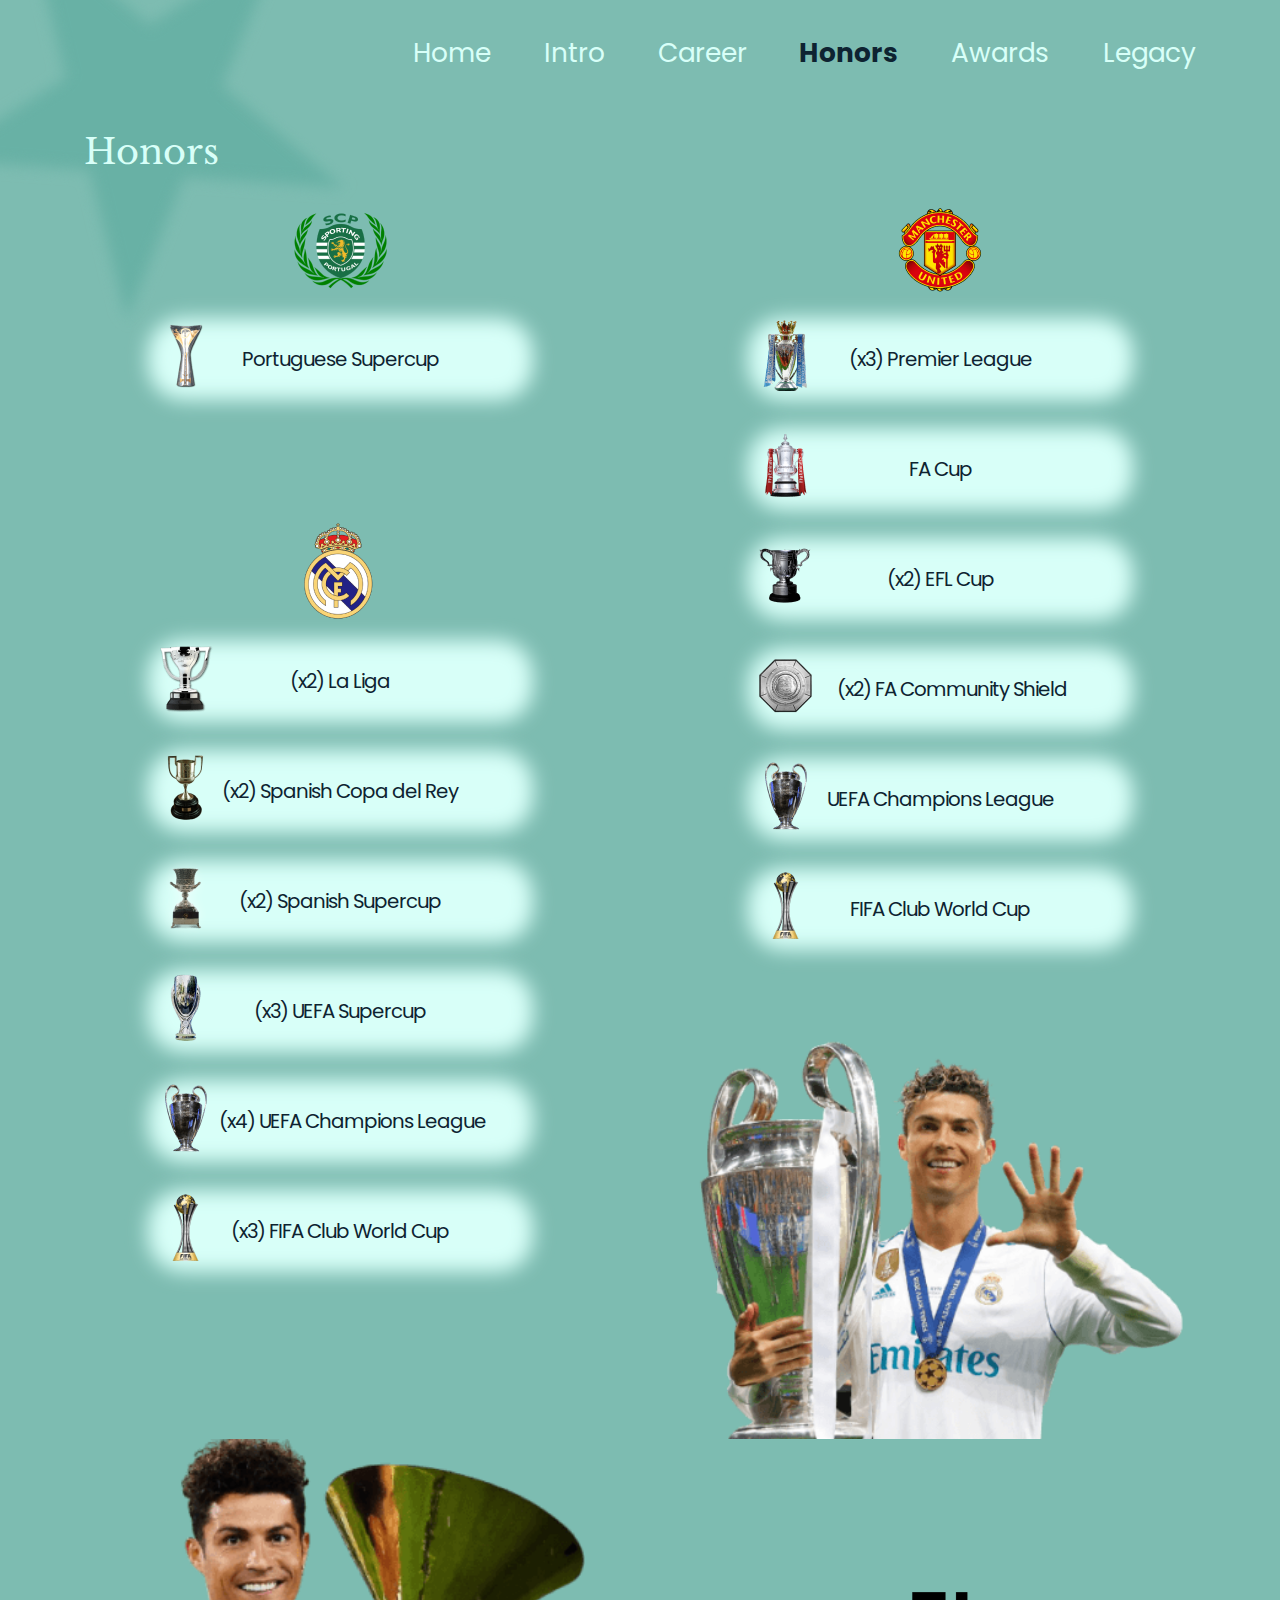
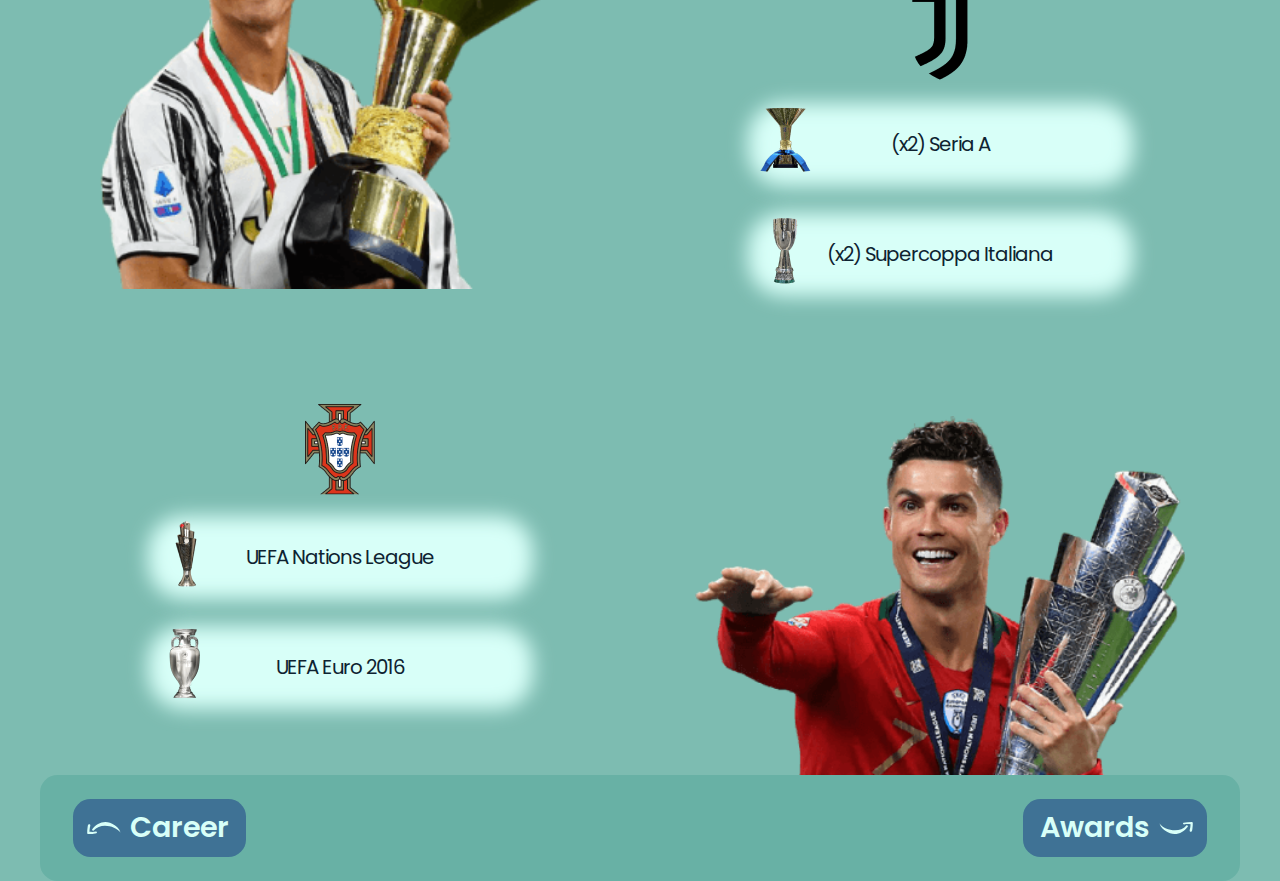
<file: honors.html>
<!DOCTYPE html>
<html lang="en">
<head>
    <meta charset="UTF-8">
    <meta http-equiv="X-UA-Compatible" content="IE=edge">
    <meta name="viewport" content="width=device-width, initial-scale=1.0">
    <link rel="stylesheet" href="css/main.css">
    <title>Tale of a Legend | Honors</title>
</head>
<body class="honors-page">
    <div class="nav-container">
        <svg id="mobile-cta" class="mobile-menu" width="32" height="32" viewBox="0 0 32 32" xmlns="http://www.w3.org/2000/svg">
        <path d="M5.33333 24H26.6667C27.4 24 28 23.4 28 22.6667C28 21.9333 27.4 21.3333 26.6667 21.3333H5.33333C4.6 21.3333 4 21.9333 4 22.6667C4 23.4 4.6 24 5.33333 24ZM5.33333 17.3333H26.6667C27.4 17.3333 28 16.7333 28 16C28 15.2667 27.4 14.6667 26.6667 14.6667H5.33333C4.6 14.6667 4 15.2667 4 16C4 16.7333 4.6 17.3333 5.33333 17.3333ZM4 9.33333C4 10.0667 4.6 10.6667 5.33333 10.6667H26.6667C27.4 10.6667 28 10.0667 28 9.33333C28 8.6 27.4 8 26.6667 8H5.33333C4.6 8 4 8.6 4 9.33333Z" />
        </svg>
        <nav>
            <svg id="mobile-exit" class="mobile-menu-exit" width="32" height="32" viewBox="0 0 32 32" xmlns="http://www.w3.org/2000/svg">
                <g fill="currentColor">
                    <path d="M24.4009 7.61333C23.8809 7.09333 23.0409 7.09333 22.5209 7.61333L16.0009 14.12L9.48094 7.6C8.96094 7.08 8.12094 7.08 7.60094 7.6C7.08094 8.12 7.08094 8.96 7.60094 9.48L14.1209 16L7.60094 22.52C7.08094 23.04 7.08094 23.88 7.60094 24.4C8.12094 24.92 8.96094 24.92 9.48094 24.4L16.0009 17.88L22.5209 24.4C23.0409 24.92 23.8809 24.92 24.4009 24.4C24.9209 23.88 24.9209 23.04 24.4009 22.52L17.8809 16L24.4009 9.48C24.9076 8.97333 24.9076 8.12 24.4009 7.61333V7.61333Z"/>
                </g>
            </svg>
            <ul class="nav-list">
                <li><a href="index.html">Home</a></li>
                <li><a href="intro.html">Intro</a></li>
                <li><a href="career.html">Career</a></li>
                <li><a class="current" href="honors.html">Honors</a></li>
                <li><a href="awards.html">Awards</a></li>
                <li><a href="legacy.html">Legacy</a></li>
            </ul>
            <div class="nav-box">
                <h4>Contact me on Social Media</h4>
                <div class="icons">
                    <a href="https://www.instagram.com/iamshour/" target="_blank"><img src="Icons/ig.svg" alt="Instagram"></a>
                    <a href="https://www.linkedin.com/in/alishour/" target="_blank"><img src="Icons/linkedin.svg" alt="LinkedIn"></a>
                    <a href="https://github.com/iamshour" target="_blank"><img src="Icons/github.svg" alt="Github"></a>
                    <a href="mailto:iamshour@outlook.com" target="_blank"><img src="Icons/email.svg" alt="email"></a>
                </div>
            </div>
        </nav>
    </div>
    <div class="star">
        <div class="clippy"></div>
    </div>
    <h2>Honors</h2>
    <div class="honors-grid">
        <img src="images/honors-1.png" alt="Ronaldo with his fifth UEFA Champions league trophy" class="hon-1">
        <img src="images/honors-2.png" alt="Ronaldo posing with his second Straight Serie A title" class="hon-2">
        <img src="images/honors-3.png" alt="Ronaldo after winning the UEFA nations league with Portugal in 2019" class="hon-3">

        <div class="team sporting">
            <img src="images/logos/sporting.png" alt="Sporting Lisbon logo" class="logo">
            <div class="trophy-card">
                <img src="images/trophies/Portuguese Supercup.png" alt="" class="trophy">
                <p class="caption">Portuguese Supercup</p>
                <div class="background"></div>
            </div>
        </div>

        <div class="team united">
            <img src="images/logos/united.png" alt="Manchester United logo" class="logo">
            <div class="trophy-card">
                <img src="images/trophies/PL-trophy.png" alt="Premier League Trophy" class="trophy">
                <p class="caption">(x3) Premier League</p>
                <div class="background"></div>
            </div>
            <div class="trophy-card">
                <img src="images/trophies/fa-cup.png" alt="FA Cup" class="trophy">
                <p class="caption">FA Cup</p>
                <div class="background"></div>
            </div>
            <div class="trophy-card">
                <img src="images/trophies/EFL Cup.png" alt="EFL Cup" class="trophy">
                <p class="caption">(x2) EFL Cup </p>
                <div class="background"></div>
            </div>
            <div class="trophy-card">
                <img src="images/trophies/FA Community Shield.png" alt="FA Community Shield" class="trophy">
                <p class="caption custom">(x2) FA Community Shield</p>
                <div class="background"></div>
            </div>
            <div class="trophy-card">
                <img src="images/trophies/ucl.png" alt="UEFA Champions League" class="trophy">
                <p class="caption">UEFA Champions League</p>
                <div class="background"></div>
            </div>
            <div class="trophy-card">
                <img src="images/trophies/fifa-club-world-cup.png" alt="FIFA Club World Cup" class="trophy">
                <p class="caption">FIFA Club World Cup</p>
                <div class="background"></div>
            </div>
        </div>

        <div class="team madrid">
            <img src="images/logos/madrid.png" alt="Real Madrid logo" class="logo">
            <div class="trophy-card">
                <img src="images/trophies/LaLiga.png" alt="La Liga Trophy" class="trophy">
                <p class="caption">(x2) La Liga</p>
                <div class="background"></div>
            </div>
            <div class="trophy-card">
                <img src="images/trophies/CopaDelRey.png" alt="Spanish Copa del Rey" class="trophy">
                <p class="caption">(x2) Spanish Copa del Rey</p>
                <div class="background"></div>
            </div>
            <div class="trophy-card">
                <img src="images/trophies/SupercopaDeEspana.png" alt="Spanish Supercup" class="trophy">
                <p class="caption">(x2) Spanish Supercup </p>
                <div class="background"></div>
            </div>
            <div class="trophy-card">
                <img src="images/trophies/SupercopaDeEuropa.png" alt="UEFA Supercup" class="trophy">
                <p class="caption">(x3) UEFA Supercup</p>
                <div class="background"></div>
            </div>
            <div class="trophy-card">
                <img src="images/trophies/ucl.png" alt="UEFA Champions League" class="trophy">
                <p class="caption custom">(x4) UEFA Champions League</p>
                <div class="background"></div>
            </div>
            <div class="trophy-card">
                <img src="images/trophies/fifa-club-world-cup.png" alt="FIFA Club World Cup" class="trophy">
                <p class="caption">(x3) FIFA Club World Cup</p>
                <div class="background"></div>
            </div>
        </div>

        <div class="team juve">
            <img src="images/logos/juve.png" alt="Juventus logo" class="logo">
            <div class="trophy-card">
                <img src="images/trophies/seriaA.png" alt="Seria A" class="trophy">
                <p class="caption">(x2) Seria A</p>
                <div class="background"></div>
            </div>
            <div class="trophy-card">
                <img src="images/trophies/supercoppa-italiana.png" alt="Supercoppa Italiana " class="trophy">
                <p class="caption">(x2) Supercoppa Italiana </p>
                <div class="background"></div>
            </div>
        </div>

        <div class="team portugal">
            <img src="images/logos/portugal.png" alt="Portugal logo" class="logo">
            <div class="trophy-card">
                <img src="images/trophies/nations-league.png" alt="UEFA Nations League" class="trophy">
                <p class="caption">UEFA Nations League</p>
                <div class="background"></div>
            </div>
            <div class="trophy-card">
                <img src="images/trophies/uero.png" alt="UEFA Euro 2016" class="trophy">
                <p class="caption">UEFA Euro 2016</p>
                <div class="background"></div>
            </div>
        </div>
    </div>
    <footer> 
        <div class="btn btn-back" onclick="location.href='career.html'";>
            <svg class="arrow" width="39" height="26" viewBox="0 0 39 26" xmlns="http://www.w3.org/2000/svg">
                <path d="M5.95332 14.4976C10.7829 8.09624 18.3081 4.16587 26.5072 6.86111C30.7636 8.27975 34.6136 11.0394 37.1771 14.6756L39 18.5388C32.7383 9.83711 14.9834 6.59289 7.63788 15.8451C6.85185 16.7435 5.16692 15.5083 5.95332 14.4976Z"/>
                <path d="M1.34797 20C4.49283 20 7.75001 19.7754 10.7826 18.9893C12.0178 18.6524 11.4564 16.9679 10.2208 17.1925C7.74982 17.6417 5.16655 17.5294 2.69558 17.4171C2.8079 15.9573 2.92022 14.3851 3.14485 12.9252C3.36948 11.8022 4.1557 10.1176 3.4818 8.99462C3.14485 8.43293 2.58327 8.43293 2.02169 8.65772C0.67389 9.21922 0.673891 11.5776 0.449258 12.8129C0.112309 14.8345 0.000172007 16.7434 0.000172007 18.765C0.000172007 19.4385 0.674069 20 1.34797 20Z"/>
                </svg>
            <p>Career</p>
        </div>
        <div class="btn btn-next" onclick="location.href='awards.html'";>
            <p>Awards</p>
            <svg width="39" height="26" viewBox="0 0 39 26" xmlns="http://www.w3.org/2000/svg">
                <path d="M5.95332 14.4976C10.7829 8.09624 18.3081 4.16587 26.5072 6.86111C30.7636 8.27975 34.6136 11.0394 37.1771 14.6756L39 18.5388C32.7383 9.83711 14.9834 6.59289 7.63788 15.8451C6.85185 16.7435 5.16692 15.5083 5.95332 14.4976Z"/>
                <path d="M1.34797 20C4.49283 20 7.75001 19.7754 10.7826 18.9893C12.0178 18.6524 11.4564 16.9679 10.2208 17.1925C7.74982 17.6417 5.16655 17.5294 2.69558 17.4171C2.8079 15.9573 2.92022 14.3851 3.14485 12.9252C3.36948 11.8022 4.1557 10.1176 3.4818 8.99462C3.14485 8.43293 2.58327 8.43293 2.02169 8.65772C0.67389 9.21922 0.673891 11.5776 0.449258 12.8129C0.112309 14.8345 0.000172007 16.7434 0.000172007 18.765C0.000172007 19.4385 0.674069 20 1.34797 20Z"/>
                </svg>
        </div>
    </footer>
<script src="main.js"></script>
</body>
</html>
</file>
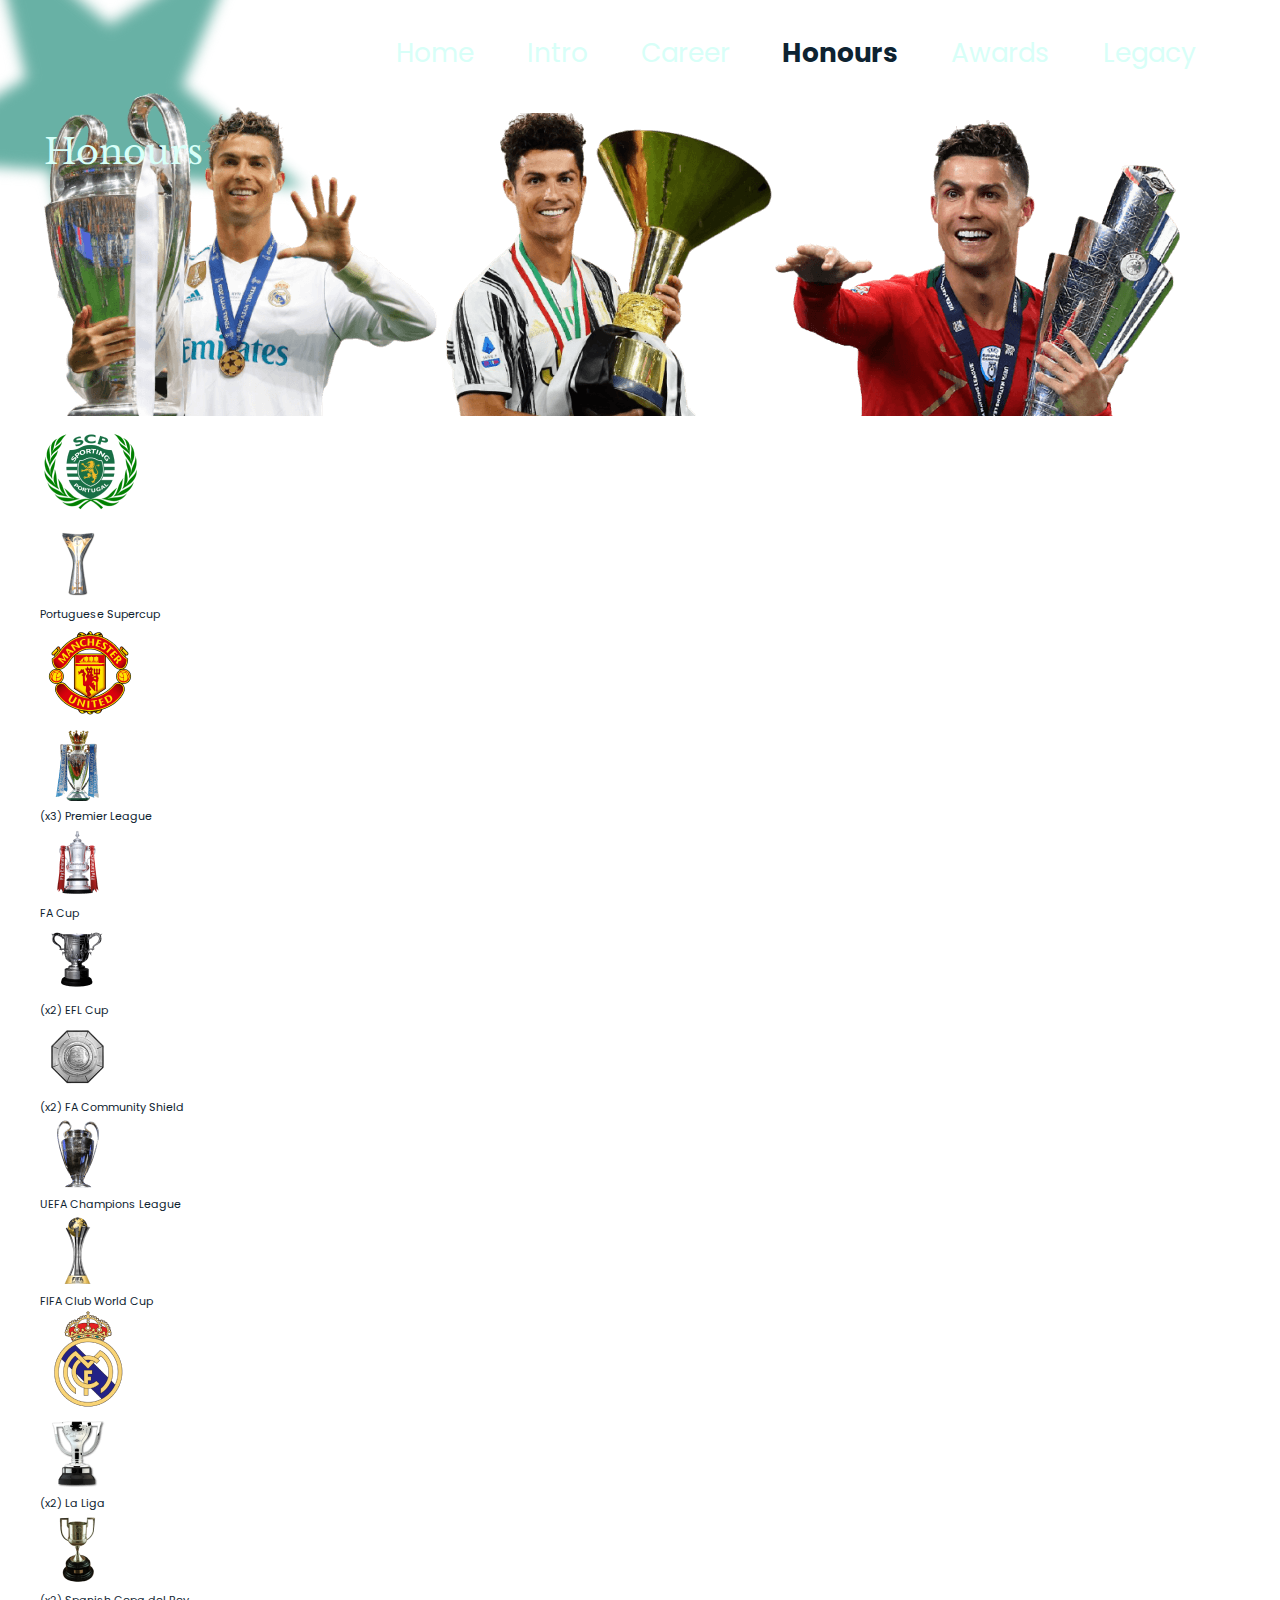
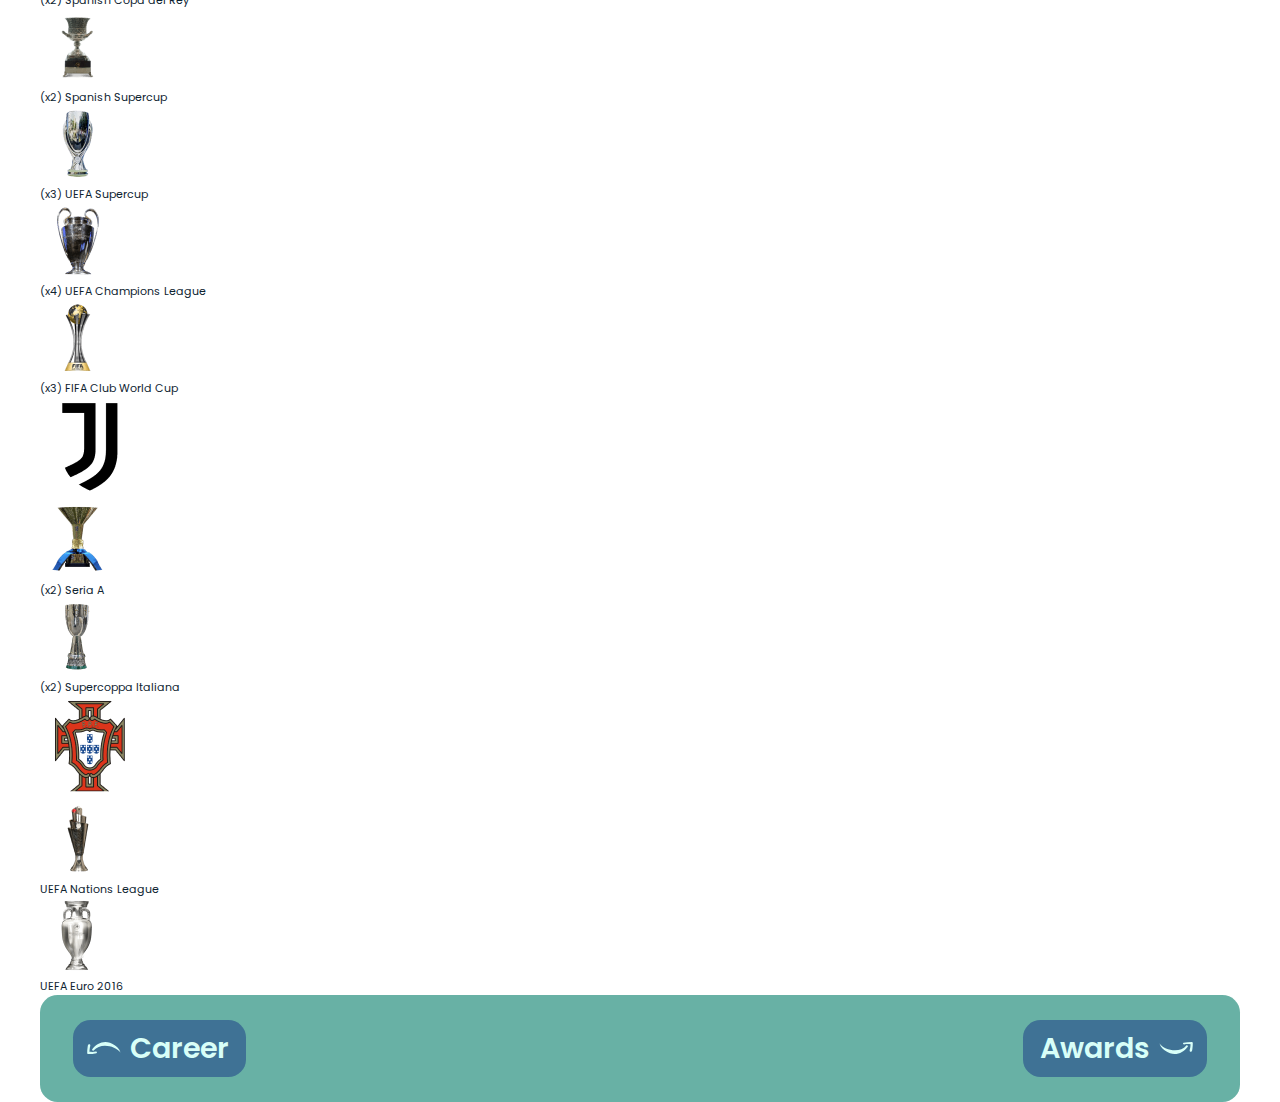
<file: honours.html>
<!DOCTYPE html>
<html lang="en">
<head>
    <meta charset="UTF-8">
    <meta http-equiv="X-UA-Compatible" content="IE=edge">
    <meta name="viewport" content="width=device-width, initial-scale=1.0">
    <link rel="stylesheet" href="css/main.css">
    <title>Tale of a Legend | Honours</title>
</head>
<body class="honours-page">
    <div class="nav-container">
        <svg id="mobile-cta" class="mobile-menu" width="32" height="32" viewBox="0 0 32 32" xmlns="http://www.w3.org/2000/svg">
        <path d="M5.33333 24H26.6667C27.4 24 28 23.4 28 22.6667C28 21.9333 27.4 21.3333 26.6667 21.3333H5.33333C4.6 21.3333 4 21.9333 4 22.6667C4 23.4 4.6 24 5.33333 24ZM5.33333 17.3333H26.6667C27.4 17.3333 28 16.7333 28 16C28 15.2667 27.4 14.6667 26.6667 14.6667H5.33333C4.6 14.6667 4 15.2667 4 16C4 16.7333 4.6 17.3333 5.33333 17.3333ZM4 9.33333C4 10.0667 4.6 10.6667 5.33333 10.6667H26.6667C27.4 10.6667 28 10.0667 28 9.33333C28 8.6 27.4 8 26.6667 8H5.33333C4.6 8 4 8.6 4 9.33333Z" />
        </svg>
        <nav>
            <svg id="mobile-exit" class="mobile-menu-exit" width="32" height="32" viewBox="0 0 32 32" xmlns="http://www.w3.org/2000/svg">
                <g fill="currentColor">
                    <path d="M24.4009 7.61333C23.8809 7.09333 23.0409 7.09333 22.5209 7.61333L16.0009 14.12L9.48094 7.6C8.96094 7.08 8.12094 7.08 7.60094 7.6C7.08094 8.12 7.08094 8.96 7.60094 9.48L14.1209 16L7.60094 22.52C7.08094 23.04 7.08094 23.88 7.60094 24.4C8.12094 24.92 8.96094 24.92 9.48094 24.4L16.0009 17.88L22.5209 24.4C23.0409 24.92 23.8809 24.92 24.4009 24.4C24.9209 23.88 24.9209 23.04 24.4009 22.52L17.8809 16L24.4009 9.48C24.9076 8.97333 24.9076 8.12 24.4009 7.61333V7.61333Z"/>
                </g>
            </svg>
            <ul class="nav-list">
                <li><a href="index.html">Home</a></li>
                <li><a href="intro.html">Intro</a></li>
                <li><a href="career.html">Career</a></li>
                <li><a class="current" href="honours.html">Honours</a></li>
                <li><a href="awards.html">Awards</a></li>
                <li><a href="legacy.html">Legacy</a></li>
            </ul>
        </nav>
    </div>
    <div class="star">
        <div class="clippy"></div>
    </div>
    <h2>Honours</h2>
    <div class="honours-grid">
        <img src="images/honours-1.png" alt="Ronaldo with his fifth UEFA Champions league trophy" class="hon-1">
        <img src="images/honours-2.png" alt="Ronaldo posing with his second Straight Serie A title" class="hon-2">
        <img src="images/honours-3.png" alt="Ronaldo after winning the UEFA nations league with Portugal in 2019" class="hon-3">

        <div class="team sporting">
            <img src="images/logos/sporting.png" alt="Sporting Lisbon logo" class="logo">
            <div class="trophy-card">
                <img src="images/trophies/Portuguese Supercup.png" alt="" class="trophy">
                <p class="caption">Portuguese Supercup</p>
                <div class="background"></div>
            </div>
        </div>

        <div class="team united">
            <img src="images/logos/united.png" alt="Manchester United logo" class="logo">
            <div class="trophy-card">
                <img src="images/trophies/PL-trophy.png" alt="Premier League Trophy" class="trophy">
                <p class="caption">(x3) Premier League</p>
                <div class="background"></div>
            </div>
            <div class="trophy-card">
                <img src="images/trophies/fa-cup.png" alt="FA Cup" class="trophy">
                <p class="caption">FA Cup</p>
                <div class="background"></div>
            </div>
            <div class="trophy-card">
                <img src="images/trophies/EFL Cup.png" alt="EFL Cup" class="trophy">
                <p class="caption">(x2) EFL Cup </p>
                <div class="background"></div>
            </div>
            <div class="trophy-card">
                <img src="images/trophies/FA Community Shield.png" alt="FA Community Shield" class="trophy">
                <p class="caption custom">(x2) FA Community Shield</p>
                <div class="background"></div>
            </div>
            <div class="trophy-card">
                <img src="images/trophies/ucl.png" alt="UEFA Champions League" class="trophy">
                <p class="caption">UEFA Champions League</p>
                <div class="background"></div>
            </div>
            <div class="trophy-card">
                <img src="images/trophies/fifa-club-world-cup.png" alt="FIFA Club World Cup" class="trophy">
                <p class="caption">FIFA Club World Cup</p>
                <div class="background"></div>
            </div>
        </div>

        <div class="team madrid">
            <img src="images/logos/madrid.png" alt="Real Madrid logo" class="logo">
            <div class="trophy-card">
                <img src="images/trophies/LaLiga.png" alt="La Liga Trophy" class="trophy">
                <p class="caption">(x2) La Liga</p>
                <div class="background"></div>
            </div>
            <div class="trophy-card">
                <img src="images/trophies/CopaDelRey.png" alt="Spanish Copa del Rey" class="trophy">
                <p class="caption">(x2) Spanish Copa del Rey</p>
                <div class="background"></div>
            </div>
            <div class="trophy-card">
                <img src="images/trophies/SupercopaDeEspana.png" alt="Spanish Supercup" class="trophy">
                <p class="caption">(x2) Spanish Supercup </p>
                <div class="background"></div>
            </div>
            <div class="trophy-card">
                <img src="images/trophies/SupercopaDeEuropa.png" alt="UEFA Supercup" class="trophy">
                <p class="caption">(x3) UEFA Supercup</p>
                <div class="background"></div>
            </div>
            <div class="trophy-card">
                <img src="images/trophies/ucl.png" alt="UEFA Champions League" class="trophy">
                <p class="caption custom">(x4) UEFA Champions League</p>
                <div class="background"></div>
            </div>
            <div class="trophy-card">
                <img src="images/trophies/fifa-club-world-cup.png" alt="FIFA Club World Cup" class="trophy">
                <p class="caption">(x3) FIFA Club World Cup</p>
                <div class="background"></div>
            </div>
        </div>

        <div class="team juve">
            <img src="images/logos/juve.png" alt="Juventus logo" class="logo">
            <div class="trophy-card">
                <img src="images/trophies/seriaA.png" alt="Seria A" class="trophy">
                <p class="caption">(x2) Seria A</p>
                <div class="background"></div>
            </div>
            <div class="trophy-card">
                <img src="images/trophies/supercoppa-italiana.png" alt="Supercoppa Italiana " class="trophy">
                <p class="caption">(x2) Supercoppa Italiana </p>
                <div class="background"></div>
            </div>
        </div>

        <div class="team portugal">
            <img src="images/logos/portugal.png" alt="Portugal logo" class="logo">
            <div class="trophy-card">
                <img src="images/trophies/nations-league.png" alt="UEFA Nations League" class="trophy">
                <p class="caption">UEFA Nations League</p>
                <div class="background"></div>
            </div>
            <div class="trophy-card">
                <img src="images/trophies/uero.png" alt="UEFA Euro 2016" class="trophy">
                <p class="caption">UEFA Euro 2016</p>
                <div class="background"></div>
            </div>
        </div>
    </div>
    <footer> 
        <div class="btn btn-back" onclick="location.href='career.html'";>
            <svg class="arrow" width="39" height="26" viewBox="0 0 39 26" xmlns="http://www.w3.org/2000/svg">
                <path d="M5.95332 14.4976C10.7829 8.09624 18.3081 4.16587 26.5072 6.86111C30.7636 8.27975 34.6136 11.0394 37.1771 14.6756L39 18.5388C32.7383 9.83711 14.9834 6.59289 7.63788 15.8451C6.85185 16.7435 5.16692 15.5083 5.95332 14.4976Z"/>
                <path d="M1.34797 20C4.49283 20 7.75001 19.7754 10.7826 18.9893C12.0178 18.6524 11.4564 16.9679 10.2208 17.1925C7.74982 17.6417 5.16655 17.5294 2.69558 17.4171C2.8079 15.9573 2.92022 14.3851 3.14485 12.9252C3.36948 11.8022 4.1557 10.1176 3.4818 8.99462C3.14485 8.43293 2.58327 8.43293 2.02169 8.65772C0.67389 9.21922 0.673891 11.5776 0.449258 12.8129C0.112309 14.8345 0.000172007 16.7434 0.000172007 18.765C0.000172007 19.4385 0.674069 20 1.34797 20Z"/>
                </svg>
            <p>Career</p>
        </div>
        <div class="btn btn-next" onclick="location.href='awards.html'";>
            <p>Awards</p>
            <svg width="39" height="26" viewBox="0 0 39 26" xmlns="http://www.w3.org/2000/svg">
                <path d="M5.95332 14.4976C10.7829 8.09624 18.3081 4.16587 26.5072 6.86111C30.7636 8.27975 34.6136 11.0394 37.1771 14.6756L39 18.5388C32.7383 9.83711 14.9834 6.59289 7.63788 15.8451C6.85185 16.7435 5.16692 15.5083 5.95332 14.4976Z"/>
                <path d="M1.34797 20C4.49283 20 7.75001 19.7754 10.7826 18.9893C12.0178 18.6524 11.4564 16.9679 10.2208 17.1925C7.74982 17.6417 5.16655 17.5294 2.69558 17.4171C2.8079 15.9573 2.92022 14.3851 3.14485 12.9252C3.36948 11.8022 4.1557 10.1176 3.4818 8.99462C3.14485 8.43293 2.58327 8.43293 2.02169 8.65772C0.67389 9.21922 0.673891 11.5776 0.449258 12.8129C0.112309 14.8345 0.000172007 16.7434 0.000172007 18.765C0.000172007 19.4385 0.674069 20 1.34797 20Z"/>
                </svg>
        </div>
    </footer>
<script src="main.js"></script>
</body>
</html>
</file>
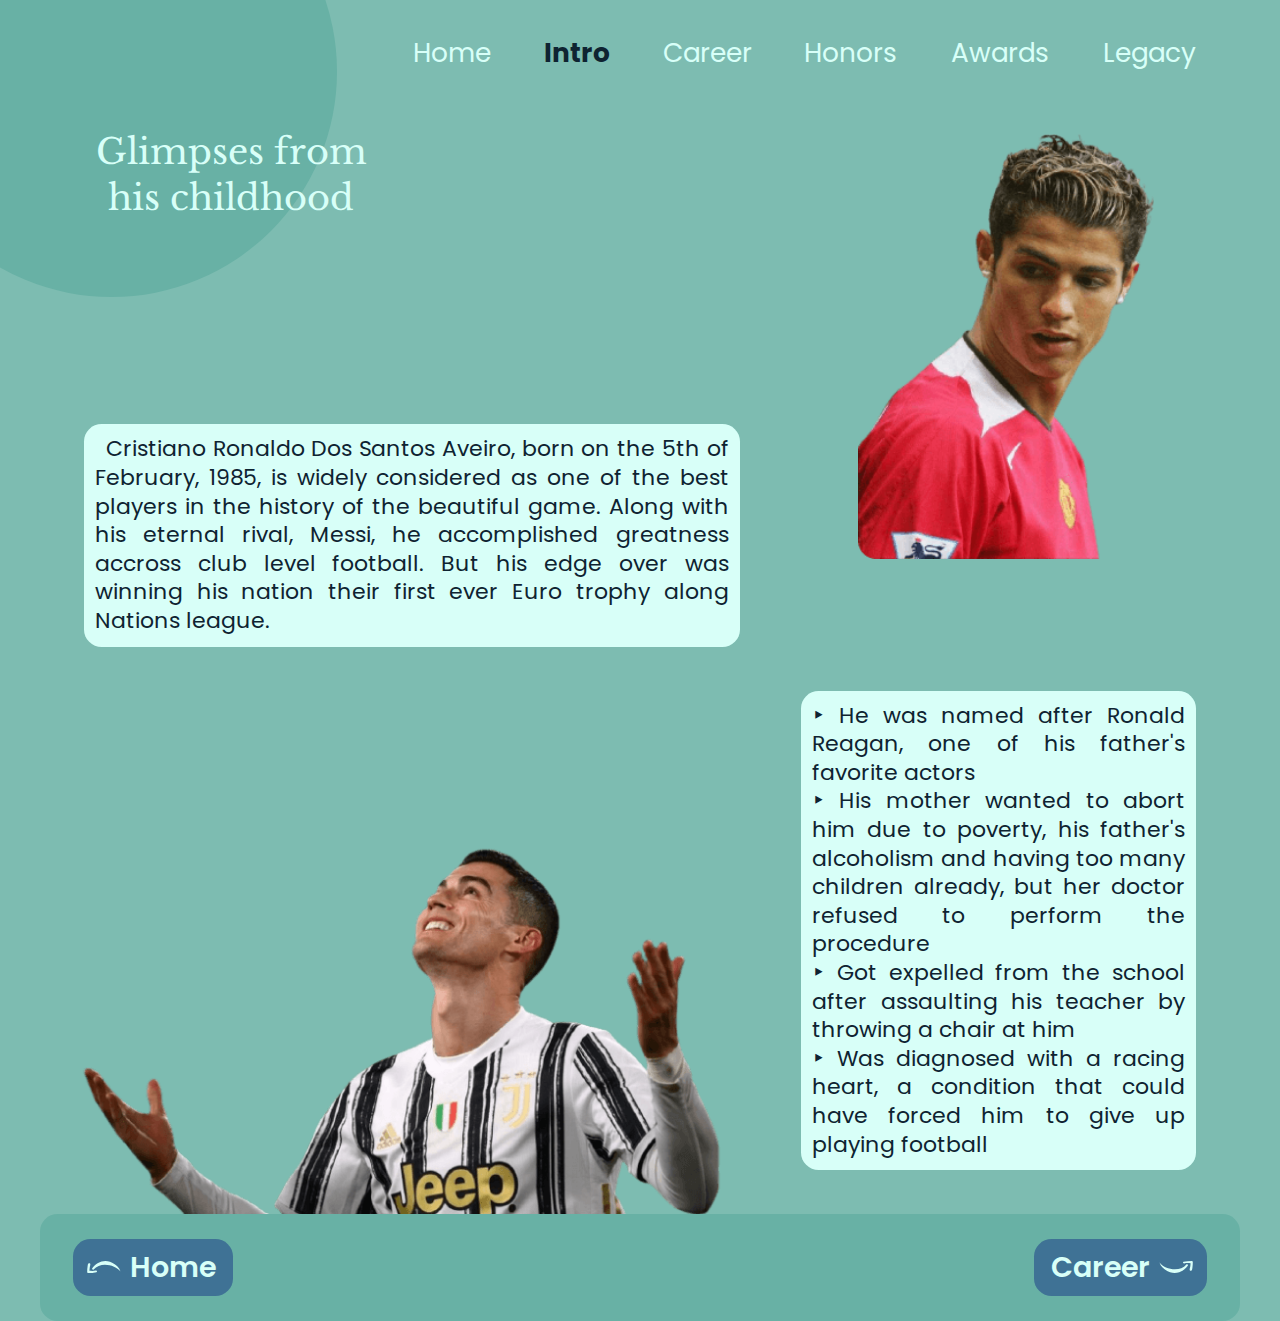
<file: intro.html>
<!DOCTYPE html>
<html lang="en">
<head>
    <meta charset="UTF-8">
    <meta http-equiv="X-UA-Compatible" content="IE=edge">
    <meta name="viewport" content="width=device-width, initial-scale=1.0">
    <link rel="stylesheet" href="css/main.css">
    <title>Tale of a Legend | Intro</title>
</head>
<body class="intro-page">
    <div class="nav-container">
        <svg id="mobile-cta" class="mobile-menu" width="32" height="32" viewBox="0 0 32 32" xmlns="http://www.w3.org/2000/svg">
        <path d="M5.33333 24H26.6667C27.4 24 28 23.4 28 22.6667C28 21.9333 27.4 21.3333 26.6667 21.3333H5.33333C4.6 21.3333 4 21.9333 4 22.6667C4 23.4 4.6 24 5.33333 24ZM5.33333 17.3333H26.6667C27.4 17.3333 28 16.7333 28 16C28 15.2667 27.4 14.6667 26.6667 14.6667H5.33333C4.6 14.6667 4 15.2667 4 16C4 16.7333 4.6 17.3333 5.33333 17.3333ZM4 9.33333C4 10.0667 4.6 10.6667 5.33333 10.6667H26.6667C27.4 10.6667 28 10.0667 28 9.33333C28 8.6 27.4 8 26.6667 8H5.33333C4.6 8 4 8.6 4 9.33333Z" />
        </svg>
        <nav class="nav-2">
            <svg id="mobile-exit" class="mobile-menu-exit" width="32" height="32" viewBox="0 0 32 32" xmlns="http://www.w3.org/2000/svg">
                <g fill="currentColor">
                    <path d="M24.4009 7.61333C23.8809 7.09333 23.0409 7.09333 22.5209 7.61333L16.0009 14.12L9.48094 7.6C8.96094 7.08 8.12094 7.08 7.60094 7.6C7.08094 8.12 7.08094 8.96 7.60094 9.48L14.1209 16L7.60094 22.52C7.08094 23.04 7.08094 23.88 7.60094 24.4C8.12094 24.92 8.96094 24.92 9.48094 24.4L16.0009 17.88L22.5209 24.4C23.0409 24.92 23.8809 24.92 24.4009 24.4C24.9209 23.88 24.9209 23.04 24.4009 22.52L17.8809 16L24.4009 9.48C24.9076 8.97333 24.9076 8.12 24.4009 7.61333V7.61333Z"/>
                </g>
            </svg>
            <ul class="nav-list">
                <li><a href="index.html">Home</a></li>
                <li><a class="current" href="intro.html">Intro</a></li>
                <li><a href="career.html">Career</a></li>
                <li><a href="honors.html">Honors</a></li>
                <li><a href="awards.html">Awards</a></li>
                <li><a href="legacy.html">Legacy</a></li>
            </ul>
            <div class="nav-box">
                <h4>Contact me on Social Media</h4>
                <div class="icons">
                    <a href="https://www.instagram.com/iamshour/" target="_blank"><img src="Icons/ig.svg" alt="Instagram"></a>
                    <a href="https://www.linkedin.com/in/alishour/" target="_blank"><img src="Icons/linkedin.svg" alt="LinkedIn"></a>
                    <a href="https://github.com/iamshour" target="_blank"><img src="Icons/github.svg" alt="Github"></a>
                    <a href="mailto:iamshour@outlook.com" target="_blank"><img src="Icons/email.svg" alt="email"></a>
                </div>
            </div>
        </nav>
    </div>
    <div class="circle"></div>
    <h2 style="text-align: center;">Glimpses from his childhood</h2>
    <div class="grid-container">
        <img class="img-1" src="images/intro-1.png" alt="young Cristiano Ronaldo">
        <div class="card card-1">
            <p class="card-content">
                Cristiano Ronaldo Dos Santos Aveiro, born on the 5th of February, 1985, is widely considered as one of the best players in the history of the beautiful game. Along with his eternal rival, Messi, he accomplished greatness accross club level football. But his edge over was winning his nation their first ever Euro trophy along Nations league.
            </p>
        </div>
        <div class="card card-2">
            <p class="card-content">
                ‣ He was named after Ronald Reagan, one of his father's favorite actors<br>
                ‣ His mother wanted to abort him due to poverty, his father's alcoholism and having too many children already, but her doctor refused to perform the procedure<br>
                ‣ Got expelled from the school after assaulting his teacher by throwing a chair at him<br>
                ‣ Was diagnosed with a racing heart, a condition that could have forced him to give up playing football
            </p>
        </div>
    <div class="mini">
        <img class="img-2" src="images/intro-2.png" alt="Ronaldo with Juventus">
    </div>
    </div>
    <footer> 
        <div class="btn btn-back" onclick="location.href='index.html'";>
            <svg class="arrow" width="39" height="26" viewBox="0 0 39 26" xmlns="http://www.w3.org/2000/svg">
                <path d="M5.95332 14.4976C10.7829 8.09624 18.3081 4.16587 26.5072 6.86111C30.7636 8.27975 34.6136 11.0394 37.1771 14.6756L39 18.5388C32.7383 9.83711 14.9834 6.59289 7.63788 15.8451C6.85185 16.7435 5.16692 15.5083 5.95332 14.4976Z"/>
                <path d="M1.34797 20C4.49283 20 7.75001 19.7754 10.7826 18.9893C12.0178 18.6524 11.4564 16.9679 10.2208 17.1925C7.74982 17.6417 5.16655 17.5294 2.69558 17.4171C2.8079 15.9573 2.92022 14.3851 3.14485 12.9252C3.36948 11.8022 4.1557 10.1176 3.4818 8.99462C3.14485 8.43293 2.58327 8.43293 2.02169 8.65772C0.67389 9.21922 0.673891 11.5776 0.449258 12.8129C0.112309 14.8345 0.000172007 16.7434 0.000172007 18.765C0.000172007 19.4385 0.674069 20 1.34797 20Z"/>
                </svg>
            <p>Home</p>
        </div>
        <div class="btn btn-next" onclick="location.href='career.html'";>
            <p>Career</p>
            <svg width="39" height="26" viewBox="0 0 39 26" xmlns="http://www.w3.org/2000/svg">
                <path d="M5.95332 14.4976C10.7829 8.09624 18.3081 4.16587 26.5072 6.86111C30.7636 8.27975 34.6136 11.0394 37.1771 14.6756L39 18.5388C32.7383 9.83711 14.9834 6.59289 7.63788 15.8451C6.85185 16.7435 5.16692 15.5083 5.95332 14.4976Z"/>
                <path d="M1.34797 20C4.49283 20 7.75001 19.7754 10.7826 18.9893C12.0178 18.6524 11.4564 16.9679 10.2208 17.1925C7.74982 17.6417 5.16655 17.5294 2.69558 17.4171C2.8079 15.9573 2.92022 14.3851 3.14485 12.9252C3.36948 11.8022 4.1557 10.1176 3.4818 8.99462C3.14485 8.43293 2.58327 8.43293 2.02169 8.65772C0.67389 9.21922 0.673891 11.5776 0.449258 12.8129C0.112309 14.8345 0.000172007 16.7434 0.000172007 18.765C0.000172007 19.4385 0.674069 20 1.34797 20Z"/>
                </svg>
        </div>
    </footer>
<script src="main.js"></script>
</body>
</html>
</file>
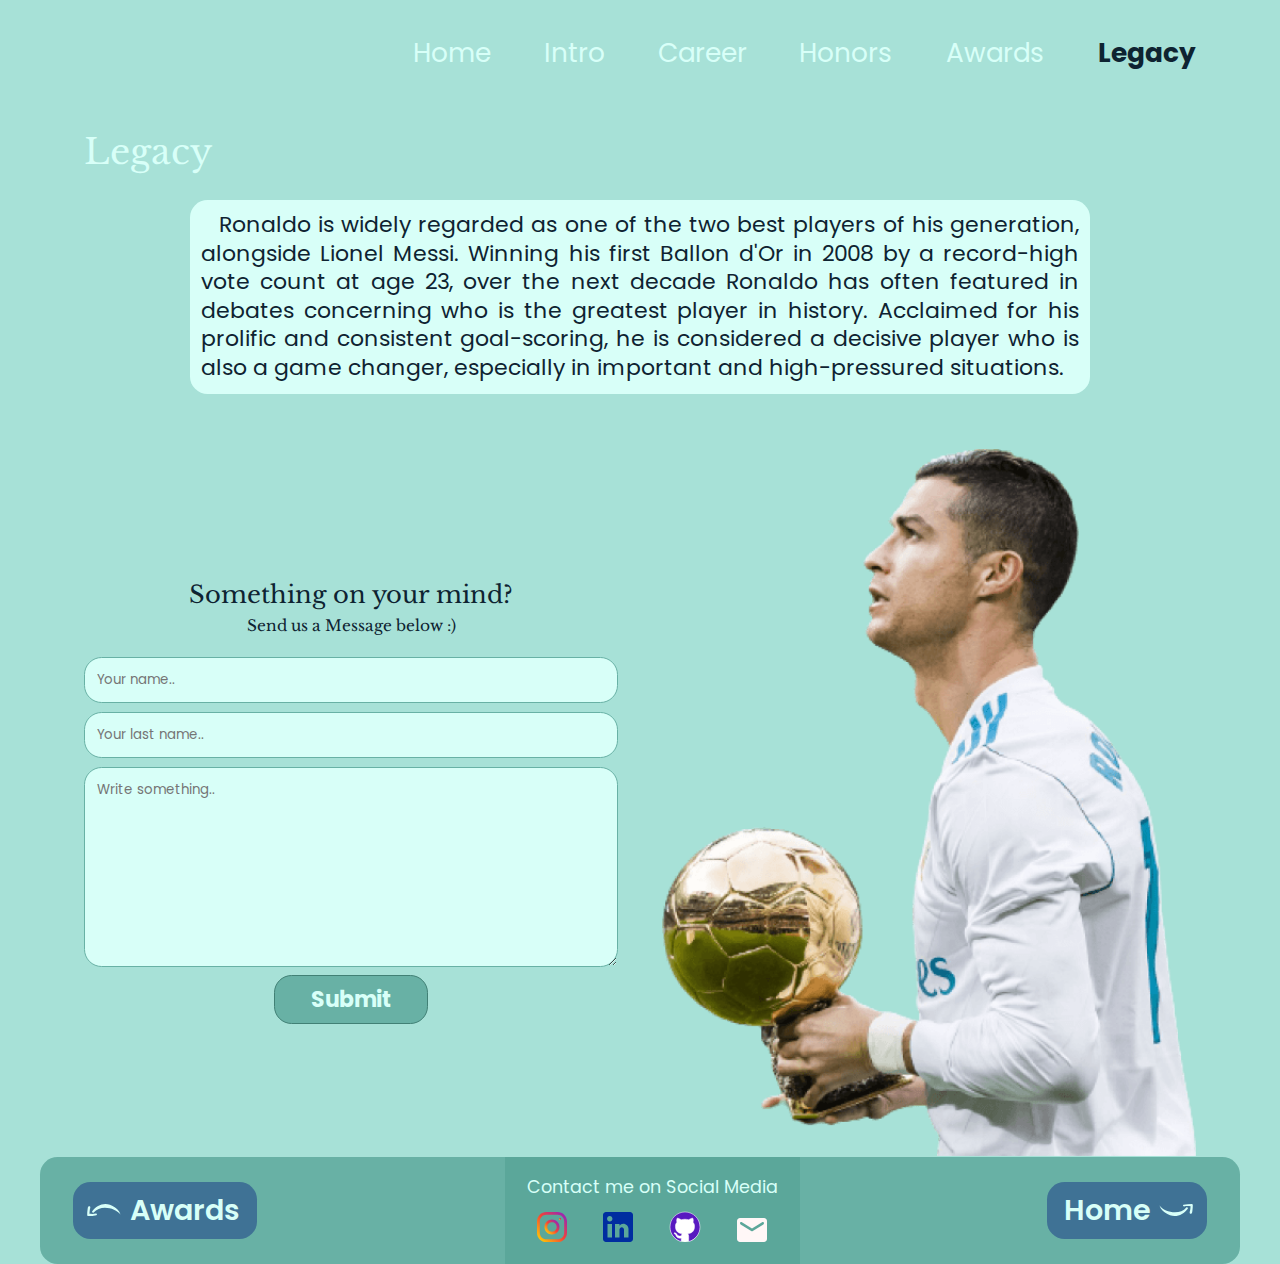
<file: legacy.html>
<!DOCTYPE html>
<html lang="en">
<head>
    <meta charset="UTF-8">
    <meta http-equiv="X-UA-Compatible" content="IE=edge">
    <meta name="viewport" content="width=device-width, initial-scale=1.0">
    <link rel="stylesheet" href="css/main.css">
    <title>Tale of a Legend | Legacy</title>
</head>
<body class="legacy-page">
    <div class="nav-container">
        <svg id="mobile-cta" class="mobile-menu" width="32" height="32" viewBox="0 0 32 32" xmlns="http://www.w3.org/2000/svg">
        <path d="M5.33333 24H26.6667C27.4 24 28 23.4 28 22.6667C28 21.9333 27.4 21.3333 26.6667 21.3333H5.33333C4.6 21.3333 4 21.9333 4 22.6667C4 23.4 4.6 24 5.33333 24ZM5.33333 17.3333H26.6667C27.4 17.3333 28 16.7333 28 16C28 15.2667 27.4 14.6667 26.6667 14.6667H5.33333C4.6 14.6667 4 15.2667 4 16C4 16.7333 4.6 17.3333 5.33333 17.3333ZM4 9.33333C4 10.0667 4.6 10.6667 5.33333 10.6667H26.6667C27.4 10.6667 28 10.0667 28 9.33333C28 8.6 27.4 8 26.6667 8H5.33333C4.6 8 4 8.6 4 9.33333Z" />
        </svg>
        <nav>
            <svg id="mobile-exit" class="mobile-menu-exit" width="32" height="32" viewBox="0 0 32 32" xmlns="http://www.w3.org/2000/svg">
                <g fill="currentColor">
                    <path d="M24.4009 7.61333C23.8809 7.09333 23.0409 7.09333 22.5209 7.61333L16.0009 14.12L9.48094 7.6C8.96094 7.08 8.12094 7.08 7.60094 7.6C7.08094 8.12 7.08094 8.96 7.60094 9.48L14.1209 16L7.60094 22.52C7.08094 23.04 7.08094 23.88 7.60094 24.4C8.12094 24.92 8.96094 24.92 9.48094 24.4L16.0009 17.88L22.5209 24.4C23.0409 24.92 23.8809 24.92 24.4009 24.4C24.9209 23.88 24.9209 23.04 24.4009 22.52L17.8809 16L24.4009 9.48C24.9076 8.97333 24.9076 8.12 24.4009 7.61333V7.61333Z"/>
                </g>
            </svg>
            <ul class="nav-list">
                <li><a href="index.html">Home</a></li>
                <li><a href="intro.html">Intro</a></li>
                <li><a href="career.html">Career</a></li>
                <li><a href="honors.html">Honors</a></li>
                <li><a href="awards.html">Awards</a></li>
                <li><a class="current" href="legacy.html">Legacy</a></li>
            </ul>
            <div class="nav-box">
                <h4>Contact me on Social Media</h4>
                <div class="icons">
                    <a href="https://www.instagram.com/iamshour/" target="_blank"><img src="Icons/ig.svg" alt="Instagram"></a>
                    <a href="https://www.linkedin.com/in/alishour/" target="_blank"><img src="Icons/linkedin.svg" alt="LinkedIn"></a>
                    <a href="https://github.com/iamshour" target="_blank"><img src="Icons/github.svg" alt="Github"></a>
                    <a href="mailto:iamshour@outlook.com" target="_blank"><img src="Icons/email.svg" alt="email"></a>
                </div>
            </div>
        </nav>
    </div>
    <h2>Legacy</h2>
    <div class="card custom-card">
            <p class="card-content">
                Ronaldo is widely regarded as one of the two best players of his generation, alongside Lionel Messi. Winning his first Ballon d'Or in 2008 by a record-high vote count at age 23, over the next decade Ronaldo has often featured in debates concerning who is the greatest player in history. Acclaimed for his prolific and consistent goal-scoring, he is considered a decisive player who is also a game changer, especially in important and high-pressured situations. 
            </p>
    </div>
    <div class="legacy-grid">
        <div class="container">
            <h5>Something on your mind?<br><span>Send us a Message below :)</span></h4>
            <form name="contact" method="POST" netlify-honeypot="bot-field" data-netlify="true" autocomplete="on">
                <input type="hidden" name="contact" value="contact">
                <p class="hidden">
                    <label>Don’t fill this out if you’re human: <input name="bot-field" /></label>
                  </p>
                <div class="row">
                    <input type="text" id="fname" name="firstname" placeholder="Your name.." required>
                </div>
        
                <div class="row">
                    <input type="text" id="lname" name="lastname" placeholder="Your last name.." required>
                </div>
        
                <div class="row">
                    <textarea id="subject" name="subject" placeholder="Write something.." style="height:200px" required></textarea>
                </div>
        
                <div class="row">
                    <input type="submit" value="Submit">
                </div>
            </form>
        </div>
        <img src="images/legacy.png" alt="Ronaldo holding the Ballon d'Or in 2018" class="footer-pic">
    </div>
    <footer class="legacy-footer"> 
        <div class="btn btn-back" onclick="location.href='awards.html'";>
            <svg class="arrow" width="39" height="26" viewBox="0 0 39 26" xmlns="http://www.w3.org/2000/svg">
                <path d="M5.95332 14.4976C10.7829 8.09624 18.3081 4.16587 26.5072 6.86111C30.7636 8.27975 34.6136 11.0394 37.1771 14.6756L39 18.5388C32.7383 9.83711 14.9834 6.59289 7.63788 15.8451C6.85185 16.7435 5.16692 15.5083 5.95332 14.4976Z"/>
                <path d="M1.34797 20C4.49283 20 7.75001 19.7754 10.7826 18.9893C12.0178 18.6524 11.4564 16.9679 10.2208 17.1925C7.74982 17.6417 5.16655 17.5294 2.69558 17.4171C2.8079 15.9573 2.92022 14.3851 3.14485 12.9252C3.36948 11.8022 4.1557 10.1176 3.4818 8.99462C3.14485 8.43293 2.58327 8.43293 2.02169 8.65772C0.67389 9.21922 0.673891 11.5776 0.449258 12.8129C0.112309 14.8345 0.000172007 16.7434 0.000172007 18.765C0.000172007 19.4385 0.674069 20 1.34797 20Z"/>
                </svg>
            <p>Awards</p>
        </div>
        <div class="box">
            <h4>Contact me on Social Media</h4>
            <div class="icons">
                <a href="https://www.instagram.com/iamshour/" target="_blank"><img src="Icons/ig.svg" alt="Instagram"></a>
                <a href="https://www.linkedin.com/in/alishour/" target="_blank"><img src="Icons/linkedin.svg" alt="LinkedIn"></a>
                <a href="https://github.com/iamshour" target="_blank"><img src="Icons/github.svg" alt="Github"></a>
                <a href="mailto:iamshour@outlook.com" target="_blank"><img src="Icons/email.svg" alt="email"></a>
            </div>
        </div>
        <div class="btn btn-next" onclick="location.href='index.html'";>
            <p>Home</p>
            <svg width="39" height="26" viewBox="0 0 39 26" xmlns="http://www.w3.org/2000/svg">
                <path d="M5.95332 14.4976C10.7829 8.09624 18.3081 4.16587 26.5072 6.86111C30.7636 8.27975 34.6136 11.0394 37.1771 14.6756L39 18.5388C32.7383 9.83711 14.9834 6.59289 7.63788 15.8451C6.85185 16.7435 5.16692 15.5083 5.95332 14.4976Z"/>
                <path d="M1.34797 20C4.49283 20 7.75001 19.7754 10.7826 18.9893C12.0178 18.6524 11.4564 16.9679 10.2208 17.1925C7.74982 17.6417 5.16655 17.5294 2.69558 17.4171C2.8079 15.9573 2.92022 14.3851 3.14485 12.9252C3.36948 11.8022 4.1557 10.1176 3.4818 8.99462C3.14485 8.43293 2.58327 8.43293 2.02169 8.65772C0.67389 9.21922 0.673891 11.5776 0.449258 12.8129C0.112309 14.8345 0.000172007 16.7434 0.000172007 18.765C0.000172007 19.4385 0.674069 20 1.34797 20Z"/>
                </svg>
        </div>
    </footer>
<script src="main.js"></script>
</body>
</html>
</file>
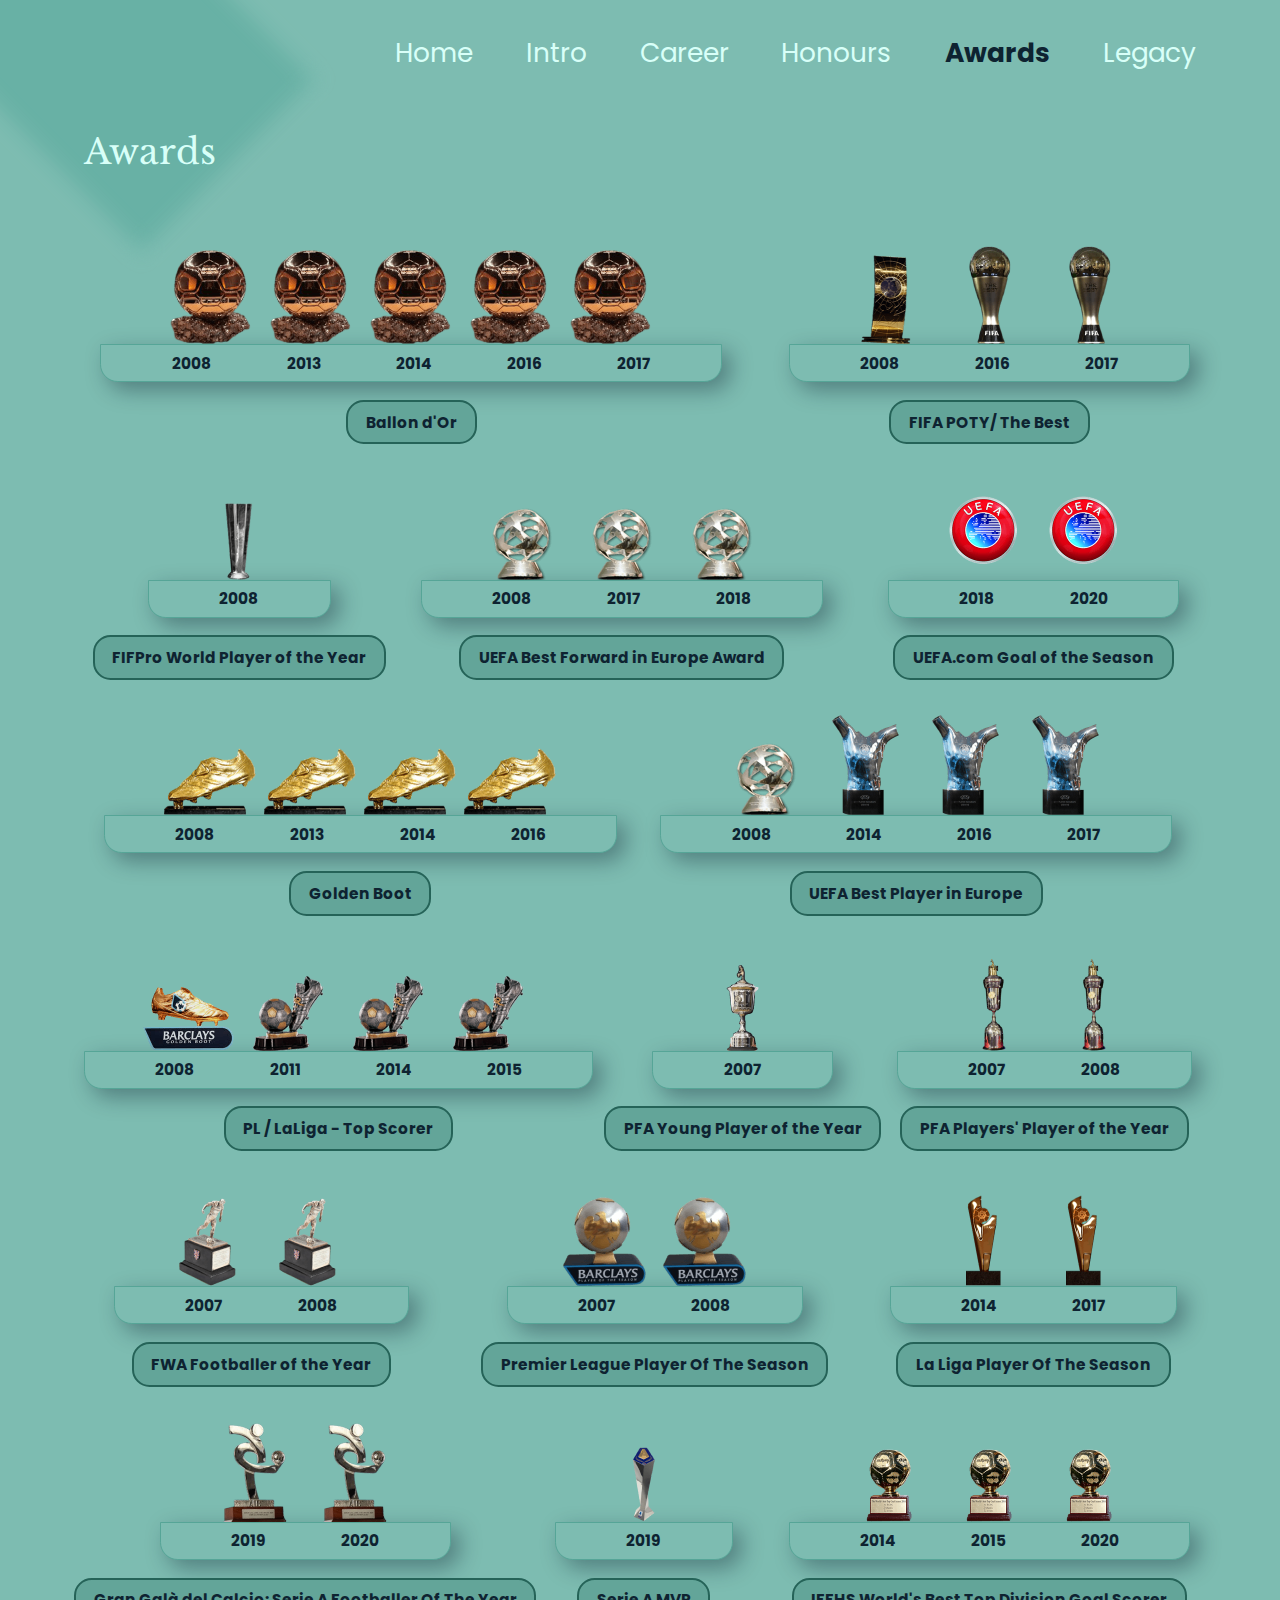
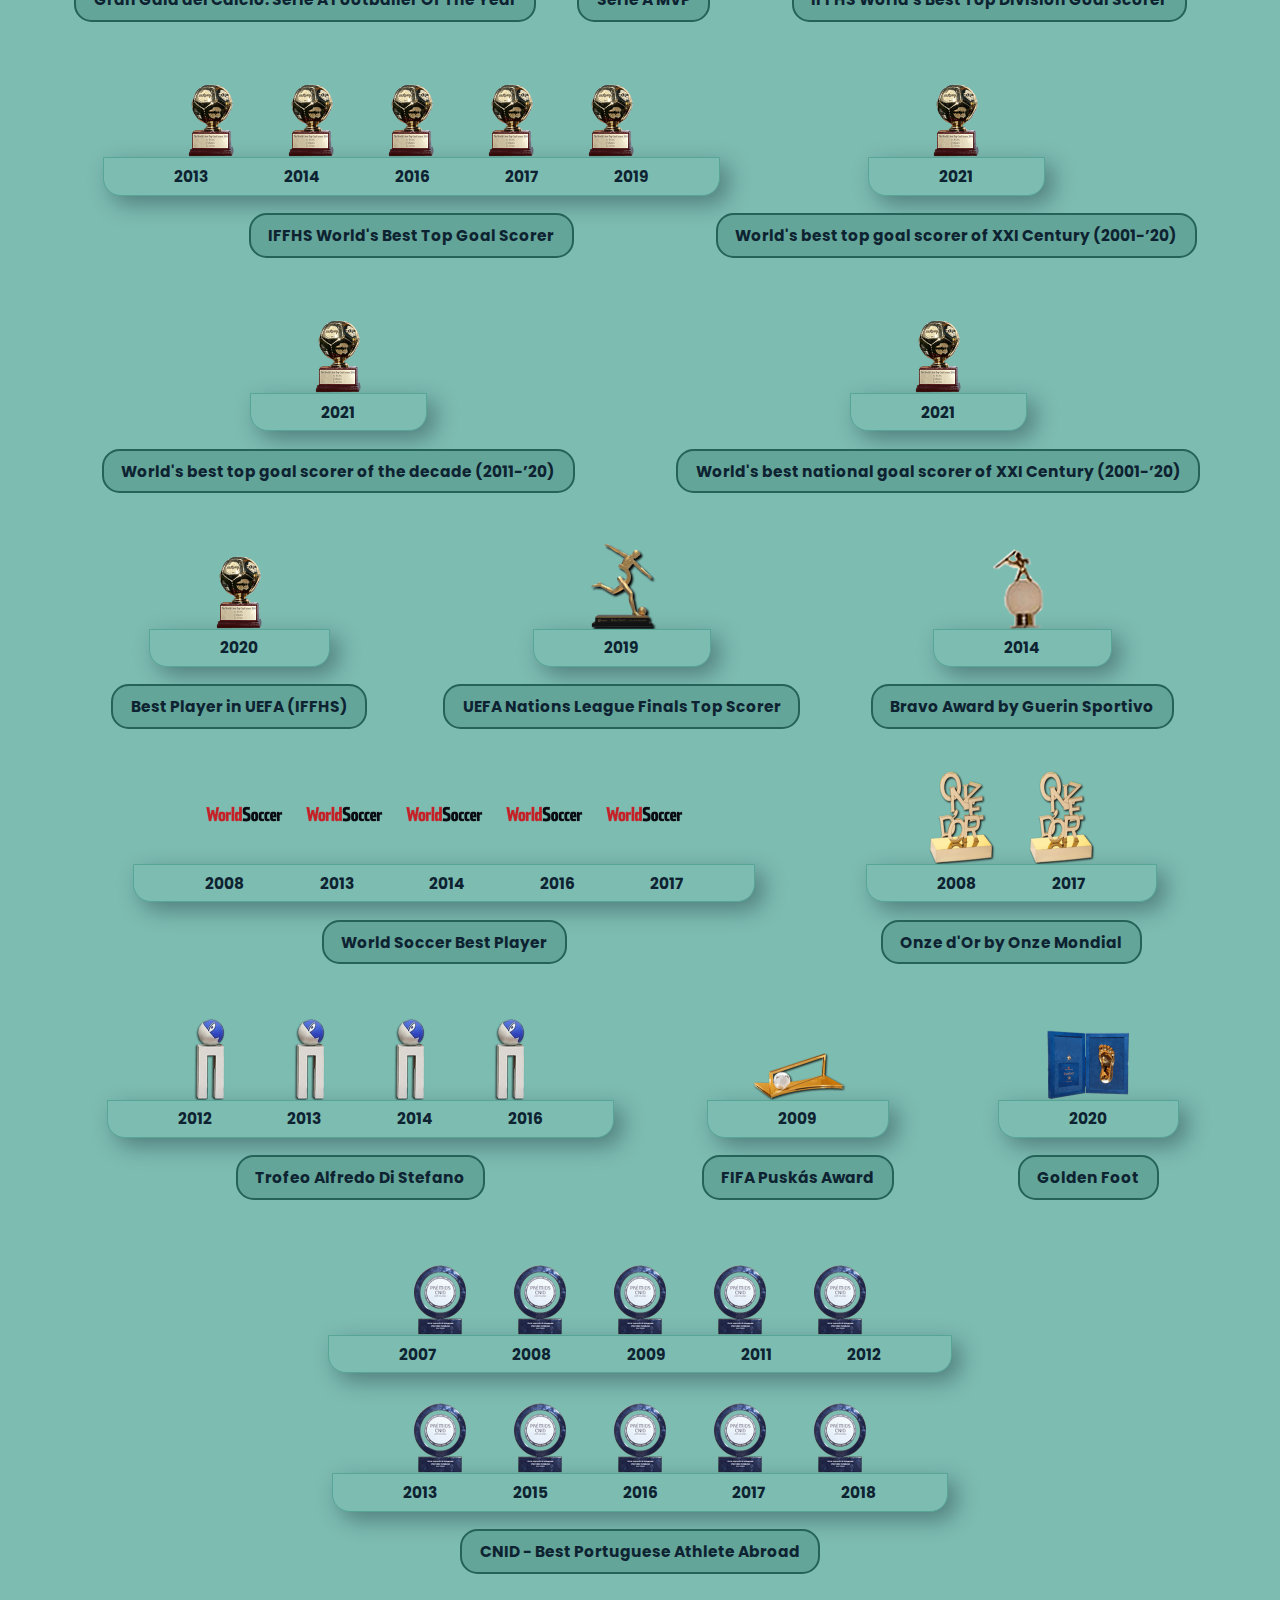
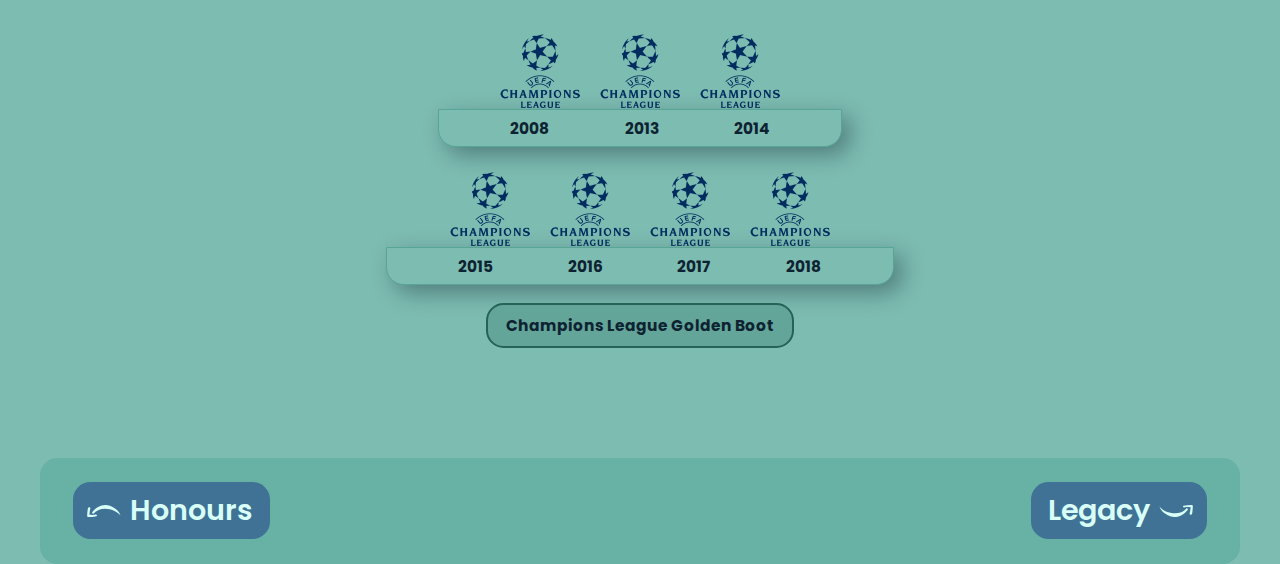
<file: Project/awards.html>
<!DOCTYPE html>
<html lang="en">
<head>
    <meta charset="UTF-8">
    <meta http-equiv="X-UA-Compatible" content="IE=edge">
    <meta name="viewport" content="width=device-width, initial-scale=1.0">
    <link rel="stylesheet" href="css/main.css">
    <title>Tale of a Legend | Awards</title>
</head>
<body class="awards-page">
    <div class="nav-container">
        <svg id="mobile-cta" class="mobile-menu" width="32" height="32" viewBox="0 0 32 32" xmlns="http://www.w3.org/2000/svg">
        <path d="M5.33333 24H26.6667C27.4 24 28 23.4 28 22.6667C28 21.9333 27.4 21.3333 26.6667 21.3333H5.33333C4.6 21.3333 4 21.9333 4 22.6667C4 23.4 4.6 24 5.33333 24ZM5.33333 17.3333H26.6667C27.4 17.3333 28 16.7333 28 16C28 15.2667 27.4 14.6667 26.6667 14.6667H5.33333C4.6 14.6667 4 15.2667 4 16C4 16.7333 4.6 17.3333 5.33333 17.3333ZM4 9.33333C4 10.0667 4.6 10.6667 5.33333 10.6667H26.6667C27.4 10.6667 28 10.0667 28 9.33333C28 8.6 27.4 8 26.6667 8H5.33333C4.6 8 4 8.6 4 9.33333Z" />
        </svg>
        <nav>
            <svg id="mobile-exit" class="mobile-menu-exit" width="32" height="32" viewBox="0 0 32 32" xmlns="http://www.w3.org/2000/svg">
                <g fill="currentColor">
                    <path d="M24.4009 7.61333C23.8809 7.09333 23.0409 7.09333 22.5209 7.61333L16.0009 14.12L9.48094 7.6C8.96094 7.08 8.12094 7.08 7.60094 7.6C7.08094 8.12 7.08094 8.96 7.60094 9.48L14.1209 16L7.60094 22.52C7.08094 23.04 7.08094 23.88 7.60094 24.4C8.12094 24.92 8.96094 24.92 9.48094 24.4L16.0009 17.88L22.5209 24.4C23.0409 24.92 23.8809 24.92 24.4009 24.4C24.9209 23.88 24.9209 23.04 24.4009 22.52L17.8809 16L24.4009 9.48C24.9076 8.97333 24.9076 8.12 24.4009 7.61333V7.61333Z"/>
                </g>
            </svg>
            <ul class="nav-list">
                <li><a href="index.html">Home</a></li>
                <li><a href="intro.html">Intro</a></li>
                <li><a href="career.html">Career</a></li>
                <li><a href="honours.html">Honours</a></li>
                <li><a class="current" href="awards.html">Awards</a></li>
                <li><a href="legacy.html">Legacy</a></li>
            </ul>
        </nav>
    </div>

    <h2>Awards</h2>
    <div class="rectangle"></div>
    <div class="awards-grid">

        <div class="award ballon">
            <div class="pics">
                <img src="images/awards/Ballon d'Or.png" alt="ballon-dor">
                <img src="images/awards/Ballon d'Or.png" alt="ballon-dor">
                <img src="images/awards/Ballon d'Or.png" alt="ballon-dor">
                <img src="images/awards/Ballon d'Or.png" alt="ballon-dor">
                <img src="images/awards/Ballon d'Or.png" alt="ballon-dor">
            </div>
            <div class="shelf">
                <ul>
                    <li>2008</li>
                    <li>2013</li>
                    <li>2014</li>
                    <li>2016</li>
                    <li>2017</li>
                </ul>
            </div>
            <div class="label">
                <p>Ballon d'Or</p>
            </div>
        </div>

        <div class="award fifa-poty">
            <div class="pics">
                <img src="images/awards/FIFA World Player.png" alt="Fifa World Player">
                <img src="images/awards/FIFA The Best.png" alt="Fifa The Best">
                <img src="images/awards/FIFA The Best.png" alt="Fifa The Best">
            </div>
            <div class="shelf">
                <ul>
                    <li>2008</li>
                    <li>2016</li>
                    <li>2017</li>
                </ul>
            </div>
            <div class="label">
                <p>FIFA POTY/ The Best</p>
            </div>
        </div>

        <div class="award fifpro">
            <div class="pics">
                <img src="images/awards/FIFPro World Player of the Year 1.png" alt="FIFPro World Player of the Year">
            </div>
            <div class="shelf">
                <ul>
                    <li>2008</li>
                </ul>
            </div>
            <div class="label">
                <p>FIFPro World Player of the Year</p>
            </div>
        </div>

        <div class="award uefa-forward">
            <div class="pics">
                <img src="images/awards/UEFA Best Forward in Europe Award.png" alt="UEFA Best Forward in Europe Award">
                <img src="images/awards/UEFA Best Forward in Europe Award.png" alt="UEFA Best Forward in Europe Award">
                <img src="images/awards/UEFA Best Forward in Europe Award.png" alt="UEFA Best Forward in Europe Award">
            </div>
            <div class="shelf">
                <ul>
                    <li>2008</li>
                    <li>2017</li>
                    <li>2018</li>
                </ul>
            </div>
            <div class="label">
                <p>UEFA Best Forward in Europe Award</p>
            </div>
        </div>

        <div class="award uefa-goal">
            <div class="pics">
                <img src="images/awards/UEFA.com Goal of the Season.png" alt="UEFA.com Goal of the Season">
                <img src="images/awards/UEFA.com Goal of the Season.png" alt="UEFA.com Goal of the Season">
            </div>
            <div class="shelf">
                <ul>
                    <li>2018</li>
                    <li>2020</li>
                </ul>
            </div>
            <div class="label">
                <p>UEFA.com Goal of the Season</p>
            </div>
        </div>

        <div class="award golden-boot">
            <div class="pics">
                <img src="images/awards/Golden Boot.png" alt="Golden Boot">
                <img src="images/awards/Golden Boot.png" alt="Golden Boot">
                <img src="images/awards/Golden Boot.png" alt="Golden Boot">
                <img src="images/awards/Golden Boot.png" alt="Golden Boot">
            </div>
            <div class="shelf">
                <ul>
                    <li>2008</li>
                    <li>2013</li>
                    <li>2014</li>
                    <li>2016</li>
                </ul>
            </div>
            <div class="label">
                <p>Golden Boot</p>
            </div>
        </div>

        <div class="award uefa-best">
            <div class="pics">
                <img src="images/awards/UEFA Best Forward in Europe Award.png" alt="UEFA Best Player in Europe">
                <img src="images/awards/UEFA Best Player in Europe Award.png" alt="UEFA Best Player in Europe">
                <img src="images/awards/UEFA Best Player in Europe Award.png" alt="UEFA Best Player in Europe">
                <img src="images/awards/UEFA Best Player in Europe Award.png" alt="UEFA Best Player in Europe">
            </div>
            <div class="shelf">
                <ul>
                    <li>2008</li>
                    <li>2014</li>
                    <li>2016</li>
                    <li>2017</li>
                </ul>
            </div>
            <div class="label">
                <p>UEFA Best Player in Europe</p>
            </div>
        </div>

        <div class="award pl-top">
            <div class="pics">
                <img src="images/awards/PremierLeagueGoldenBoot 2.png" alt="PL / LaLiga - Top Scorer">
                <img src="images/awards/Pichichi 3.png" alt="PL / LaLiga - Top Scorer">
                <img src="images/awards/Pichichi 3.png" alt="PL / LaLiga - Top Scorer">
                <img src="images/awards/Pichichi 3.png" alt="PL / LaLiga - Top Scorer">
            </div>
            <div class="shelf">
                <ul>
                    <li>2008</li>
                    <li>2011</li>
                    <li>2014</li>
                    <li>2015</li>
                </ul>
            </div>
            <div class="label">
                <p>PL / LaLiga - Top Scorer</p>
            </div>
        </div>

        <div class="award pfa-young">
            <div class="pics">
                <img src="images/awards/PFA young player of the year.png" alt="PFA Young Player of the Year">
            </div>
            <div class="shelf">
                <ul>
                    <li>2007</li>
                </ul>
            </div>
            <div class="label">
                <p>PFA Young Player of the Year</p>
            </div>
        </div>

        <div class="award pfa-players">
            <div class="pics">
                <img src="images/awards/PL player's player of the year.png" alt="PFA Players' Player of the Year">
                <img src="images/awards/PL player's player of the year.png" alt="PFA Players' Player of the Year">
            </div>
            <div class="shelf">
                <ul>
                    <li>2007</li>
                    <li>2008</li>
                </ul>
            </div>
            <div class="label">
                <p>PFA Players' Player of the Year</p>
            </div>
        </div>

        <div class="award fwa">
            <div class="pics">
                <img src="images/awards/FWP writer's player of the year 1.png" alt="FWA Footballer of the Year">
                <img src="images/awards/FWP writer's player of the year 1.png" alt="FWA Footballer of the Year">
            </div>
            <div class="shelf">
                <ul>
                    <li>2007</li>
                    <li>2008</li>
                </ul>
            </div>
            <div class="label">
                <p>FWA Footballer of the Year</p>
            </div>
        </div>

        <div class="award pl-pots">
            <div class="pics">
                <img src="images/awards/barclays premier league player of the season.png" alt="Premier League Player Of The Season">
                <img src="images/awards/barclays premier league player of the season.png" alt="Premier League Player Of The Season">
            </div>
            <div class="shelf">
                <ul>
                    <li>2007</li>
                    <li>2008</li>
                </ul>
            </div>
            <div class="label">
                <p>Premier League Player Of The Season</p>
            </div>
        </div>

        <div class="award liga-pots">
            <div class="pics">
                <img src="images/awards/La Liga Player of the Season 1.png" alt="La Liga Player Of The Season">
                <img src="images/awards/La Liga Player of the Season 1.png" alt="La Liga Player Of The Season">
            </div>
            <div class="shelf">
                <ul>
                    <li>2014</li>
                    <li>2017</li>
                </ul>
            </div>
            <div class="label">
                <p>La Liga Player Of The Season</p>
            </div>
        </div>

        <div class="award gran">
            <div class="pics">
                <img src="images/awards/Gran Galà del Calcio - Seria A Footballer Of The Year.png" alt="Gran Galà del Calcio: Serie A Footballer Of The Year">
                <img src="images/awards/Gran Galà del Calcio - Seria A Footballer Of The Year.png" alt="Gran Galà del Calcio: Serie A Footballer Of The Year">
            </div>
            <div class="shelf">
                <ul>
                    <li>2019</li>
                    <li>2020</li>
                </ul>
            </div>
            <div class="label">
                <p>Gran Galà del Calcio: Serie A Footballer Of The Year</p>
            </div>
        </div>

        <div class="award seriea-mvp">
            <div class="pics">
                <img src="images/awards/Serie-A-MVP.png" alt="Serie A MVP">
            </div>
            <div class="shelf">
                <ul>
                    <li>2019</li>
                </ul>
            </div>
            <div class="label">
                <p>Serie A MVP</p>
            </div>
        </div>

        <div class="award top-division">
            <div class="pics">
                <img src="images/awards/IFFHS.png" alt="IFFHS World's Best Top Division Goal Scorer">
                <img src="images/awards/IFFHS.png" alt="IFFHS World's Best Top Division Goal Scorer">
                <img src="images/awards/IFFHS.png" alt="IFFHS World's Best Top Division Goal Scorer">
            </div>
            <div class="shelf">
                <ul>
                    <li>2014</li>
                    <li>2015</li>
                    <li>2020</li>
                </ul>
            </div>
            <div class="label">
                <p>IFFHS World's Best Top Division Goal Scorer</p>
            </div>
        </div>

        <div class="award top-g">
            <div class="pics">
                <img src="images/awards/IFFHS.png" alt="IFFHS World's Best Top Goal Scorer">
                <img src="images/awards/IFFHS.png" alt="IFFHS World's Best Top Goal Scorer">
                <img src="images/awards/IFFHS.png" alt="IFFHS World's Best Top Goal Scorer">
                <img src="images/awards/IFFHS.png" alt="IFFHS World's Best Top Goal Scorer">
                <img src="images/awards/IFFHS.png" alt="IFFHS World's Best Top Goal Scorer">
            </div>
            <div class="shelf">
                <ul>
                    <li>2013</li>
                    <li>2014</li>
                    <li>2016</li>
                    <li>2017</li>
                    <li>2019</li>
                </ul>
            </div>
            <div class="label">
                <p>IFFHS World's Best Top Goal Scorer</p>
            </div>
        </div>

        <div class="award top-g-century">
            <div class="pics">
                <img src="images/awards/IFFHS.png" alt="World's best top goal scorer of XXI Century (2001-’20)">
            </div>
            <div class="shelf">
                <ul>
                    <li>2021</li>
                </ul>
            </div>
            <div class="label">
                <p>World's best top goal scorer of XXI Century (2001-’20)</p>
            </div>
        </div>

        <div class="award top-g-decade">
            <div class="pics">
                <img src="images/awards/IFFHS.png" alt="World's best top goal scorer of the decade (2011-’20)">
            </div>
            <div class="shelf">
                <ul>
                    <li>2021</li>
                </ul>
            </div>
            <div class="label">
                <p>World's best top goal scorer of the decade (2011-’20)</p>
            </div>
        </div>

        <div class="award best-national-g">
            <div class="pics">
                <img src="images/awards/IFFHS.png" alt="World's best national goal scorer of XXI Century (2001-’20)">
            </div>
            <div class="shelf">
                <ul>
                    <li>2021</li>
                </ul>
            </div>
            <div class="label">
                <p>World's best national goal scorer of XXI Century (2001-’20)</p>
            </div>
        </div>

        <div class="award best-uefa-iffhs">
            <div class="pics">
                <img src="images/awards/IFFHS.png" alt="Best Player in UEFA (IFFHS)">
            </div>
            <div class="shelf">
                <ul>
                    <li>2020</li>
                </ul>
            </div>
            <div class="label">
                <p>Best Player in UEFA (IFFHS)</p>
            </div>
        </div>

        <div class="award nations-league">
            <div class="pics">
                <img src="images/awards/UEFA Nations League Finals Top Scorer 1.png" alt="UEFA Nations League Finals Top Scorer">
            </div>
            <div class="shelf">
                <ul>
                    <li>2019</li>
                </ul>
            </div>
            <div class="label">
                <p>UEFA Nations League Finals Top Scorer</p>
            </div>
        </div>

        <div class="award bravo">
            <div class="pics">
                <img src="images/awards/Bravo Award by Guerin Sportivo.png" alt="Bravo Award by Guerin Sportivo">
            </div>
            <div class="shelf">
                <ul>
                    <li>2014</li>
                </ul>
            </div>
            <div class="label">
                <p>Bravo Award by Guerin Sportivo</p>
            </div>
        </div>

        <div class="award world-soccer">
            <div class="pics">
                <img src="images/awards/World Soccer Best Player.png" alt="World Soccer Best Player">
                <img src="images/awards/World Soccer Best Player.png" alt="World Soccer Best Player">
                <img src="images/awards/World Soccer Best Player.png" alt="World Soccer Best Player">
                <img src="images/awards/World Soccer Best Player.png" alt="World Soccer Best Player">
                <img src="images/awards/World Soccer Best Player.png" alt="World Soccer Best Player">
            </div>
            <div class="shelf">
                <ul>
                    <li>2008</li>
                    <li>2013</li>
                    <li>2014</li>
                    <li>2016</li>
                    <li>2017</li>
                </ul>
            </div>
            <div class="label">
                <p>World Soccer Best Player</p>
            </div>
        </div>

        <div class="award onze">
            <div class="pics">
                <img src="images/awards/Onze d'Or by Onze Mondial 1.png" alt="Onze d'Or by Onze Mondial">
                <img src="images/awards/Onze d'Or by Onze Mondial 1.png" alt="Onze d'Or by Onze Mondial">
            </div>
            <div class="shelf">
                <ul>
                    <li>2008</li>
                    <li>2017</li>
                </ul>
            </div>
            <div class="label">
                <p>Onze d'Or by Onze Mondial</p>
            </div>
        </div>

        <div class="award di-stefano">
            <div class="pics">
                <img src="images/awards/Trofeo Alfredo Di Stefano.png" alt="Trofeo Alfredo Di Stefano">
                <img src="images/awards/Trofeo Alfredo Di Stefano.png" alt="Trofeo Alfredo Di Stefano">
                <img src="images/awards/Trofeo Alfredo Di Stefano.png" alt="Trofeo Alfredo Di Stefano">
                <img src="images/awards/Trofeo Alfredo Di Stefano.png" alt="Trofeo Alfredo Di Stefano">
            </div>
            <div class="shelf">
                <ul>
                    <li>2012</li>
                    <li>2013</li>
                    <li>2014</li>
                    <li>2016</li>
                </ul>
            </div>
            <div class="label">
                <p>Trofeo Alfredo Di Stefano</p>
            </div>
        </div>

        <div class="award puskas">
            <div class="pics">
                <img src="images/awards/FIFA Puskás Award.png" alt="FIFA Puskás Award">
            </div>
            <div class="shelf">
                <ul>
                    <li>2009</li>
                </ul>
            </div>
            <div class="label">
                <p>FIFA Puskás Award</p>
            </div>
        </div>

        <div class="award golden-foot">
            <div class="pics">
                <img src="images/awards/Golden Foot 1.png" alt="Golden Foot">
            </div>
            <div class="shelf">
                <ul>
                    <li>2020</li>
                </ul>
            </div>
            <div class="label">
                <p>Golden Foot</p>
            </div>
        </div>

        <div class="award cnid">
            <div class="pics">
                <img src="images/awards/CNIDBestPortugueseAthleteAbroad 1.png" alt="CNID - Best Portuguese Athlete Abroad">
                <img src="images/awards/CNIDBestPortugueseAthleteAbroad 1.png" alt="CNID - Best Portuguese Athlete Abroad">
                <img src="images/awards/CNIDBestPortugueseAthleteAbroad 1.png" alt="CNID - Best Portuguese Athlete Abroad">
                <img src="images/awards/CNIDBestPortugueseAthleteAbroad 1.png" alt="CNID - Best Portuguese Athlete Abroad">
                <img src="images/awards/CNIDBestPortugueseAthleteAbroad 1.png" alt="CNID - Best Portuguese Athlete Abroad">
            </div>
            <div class="shelf">
                <ul>
                    <li>2007</li>
                    <li>2008</li>
                    <li>2009</li>
                    <li>2011</li>
                    <li>2012</li>
                </ul>
            </div>
            <div class="pics">
                <img src="images/awards/CNIDBestPortugueseAthleteAbroad 1.png" alt="CNID - Best Portuguese Athlete Abroad">
                <img src="images/awards/CNIDBestPortugueseAthleteAbroad 1.png" alt="CNID - Best Portuguese Athlete Abroad">
                <img src="images/awards/CNIDBestPortugueseAthleteAbroad 1.png" alt="CNID - Best Portuguese Athlete Abroad">
                <img src="images/awards/CNIDBestPortugueseAthleteAbroad 1.png" alt="CNID - Best Portuguese Athlete Abroad">
                <img src="images/awards/CNIDBestPortugueseAthleteAbroad 1.png" alt="CNID - Best Portuguese Athlete Abroad">
            </div>
            <div class="shelf">
                <ul>
                    <li>2013</li>
                    <li>2015</li>
                    <li>2016</li>
                    <li>2017</li>
                    <li>2018</li>
                </ul>
            </div>
            <div class="label">
                <p>CNID - Best Portuguese Athlete Abroad</p>
            </div>
        </div>

        <div class="award ucl-g">
            <div class="pics">
                <img src="images/awards/ChampionsLeagueGoldenBoot 4.png" alt="Champions League Golden Boot">
                <img src="images/awards/ChampionsLeagueGoldenBoot 4.png" alt="Champions League Golden Boot">
                <img src="images/awards/ChampionsLeagueGoldenBoot 4.png" alt="Champions League Golden Boot">
            </div>
            <div class="shelf">
                <ul>
                    <li>2008</li>
                    <li>2013</li>
                    <li>2014</li>
                </ul>
            </div>
            <div class="pics">
                <img src="images/awards/ChampionsLeagueGoldenBoot 4.png" alt="Champions League Golden Boot">
                <img src="images/awards/ChampionsLeagueGoldenBoot 4.png" alt="Champions League Golden Boot">
                <img src="images/awards/ChampionsLeagueGoldenBoot 4.png" alt="Champions League Golden Boot">
                <img src="images/awards/ChampionsLeagueGoldenBoot 4.png" alt="Champions League Golden Boot">
            </div>
            <div class="shelf">
                <ul>
                    <li>2015</li>
                    <li>2016</li>
                    <li>2017</li>
                    <li>2018</li>
                </ul>
            </div>
            <div class="label">
                <p>Champions League Golden Boot</p>
            </div>
        </div>

    </div>

    <footer> 
        <div class="btn btn-back" onclick="location.href='honours.html'";>
            <svg class="arrow" width="39" height="26" viewBox="0 0 39 26" xmlns="http://www.w3.org/2000/svg">
                <path d="M5.95332 14.4976C10.7829 8.09624 18.3081 4.16587 26.5072 6.86111C30.7636 8.27975 34.6136 11.0394 37.1771 14.6756L39 18.5388C32.7383 9.83711 14.9834 6.59289 7.63788 15.8451C6.85185 16.7435 5.16692 15.5083 5.95332 14.4976Z"/>
                <path d="M1.34797 20C4.49283 20 7.75001 19.7754 10.7826 18.9893C12.0178 18.6524 11.4564 16.9679 10.2208 17.1925C7.74982 17.6417 5.16655 17.5294 2.69558 17.4171C2.8079 15.9573 2.92022 14.3851 3.14485 12.9252C3.36948 11.8022 4.1557 10.1176 3.4818 8.99462C3.14485 8.43293 2.58327 8.43293 2.02169 8.65772C0.67389 9.21922 0.673891 11.5776 0.449258 12.8129C0.112309 14.8345 0.000172007 16.7434 0.000172007 18.765C0.000172007 19.4385 0.674069 20 1.34797 20Z"/>
                </svg>
            <p>Honours</p>
        </div>
        <div class="btn btn-next" onclick="location.href='legacy.html'";>
            <p>Legacy</p>
            <svg width="39" height="26" viewBox="0 0 39 26" xmlns="http://www.w3.org/2000/svg">
                <path d="M5.95332 14.4976C10.7829 8.09624 18.3081 4.16587 26.5072 6.86111C30.7636 8.27975 34.6136 11.0394 37.1771 14.6756L39 18.5388C32.7383 9.83711 14.9834 6.59289 7.63788 15.8451C6.85185 16.7435 5.16692 15.5083 5.95332 14.4976Z"/>
                <path d="M1.34797 20C4.49283 20 7.75001 19.7754 10.7826 18.9893C12.0178 18.6524 11.4564 16.9679 10.2208 17.1925C7.74982 17.6417 5.16655 17.5294 2.69558 17.4171C2.8079 15.9573 2.92022 14.3851 3.14485 12.9252C3.36948 11.8022 4.1557 10.1176 3.4818 8.99462C3.14485 8.43293 2.58327 8.43293 2.02169 8.65772C0.67389 9.21922 0.673891 11.5776 0.449258 12.8129C0.112309 14.8345 0.000172007 16.7434 0.000172007 18.765C0.000172007 19.4385 0.674069 20 1.34797 20Z"/>
                </svg>
        </div>
    </footer>
<script src="main.js"></script>
</body>
</html>
</file>
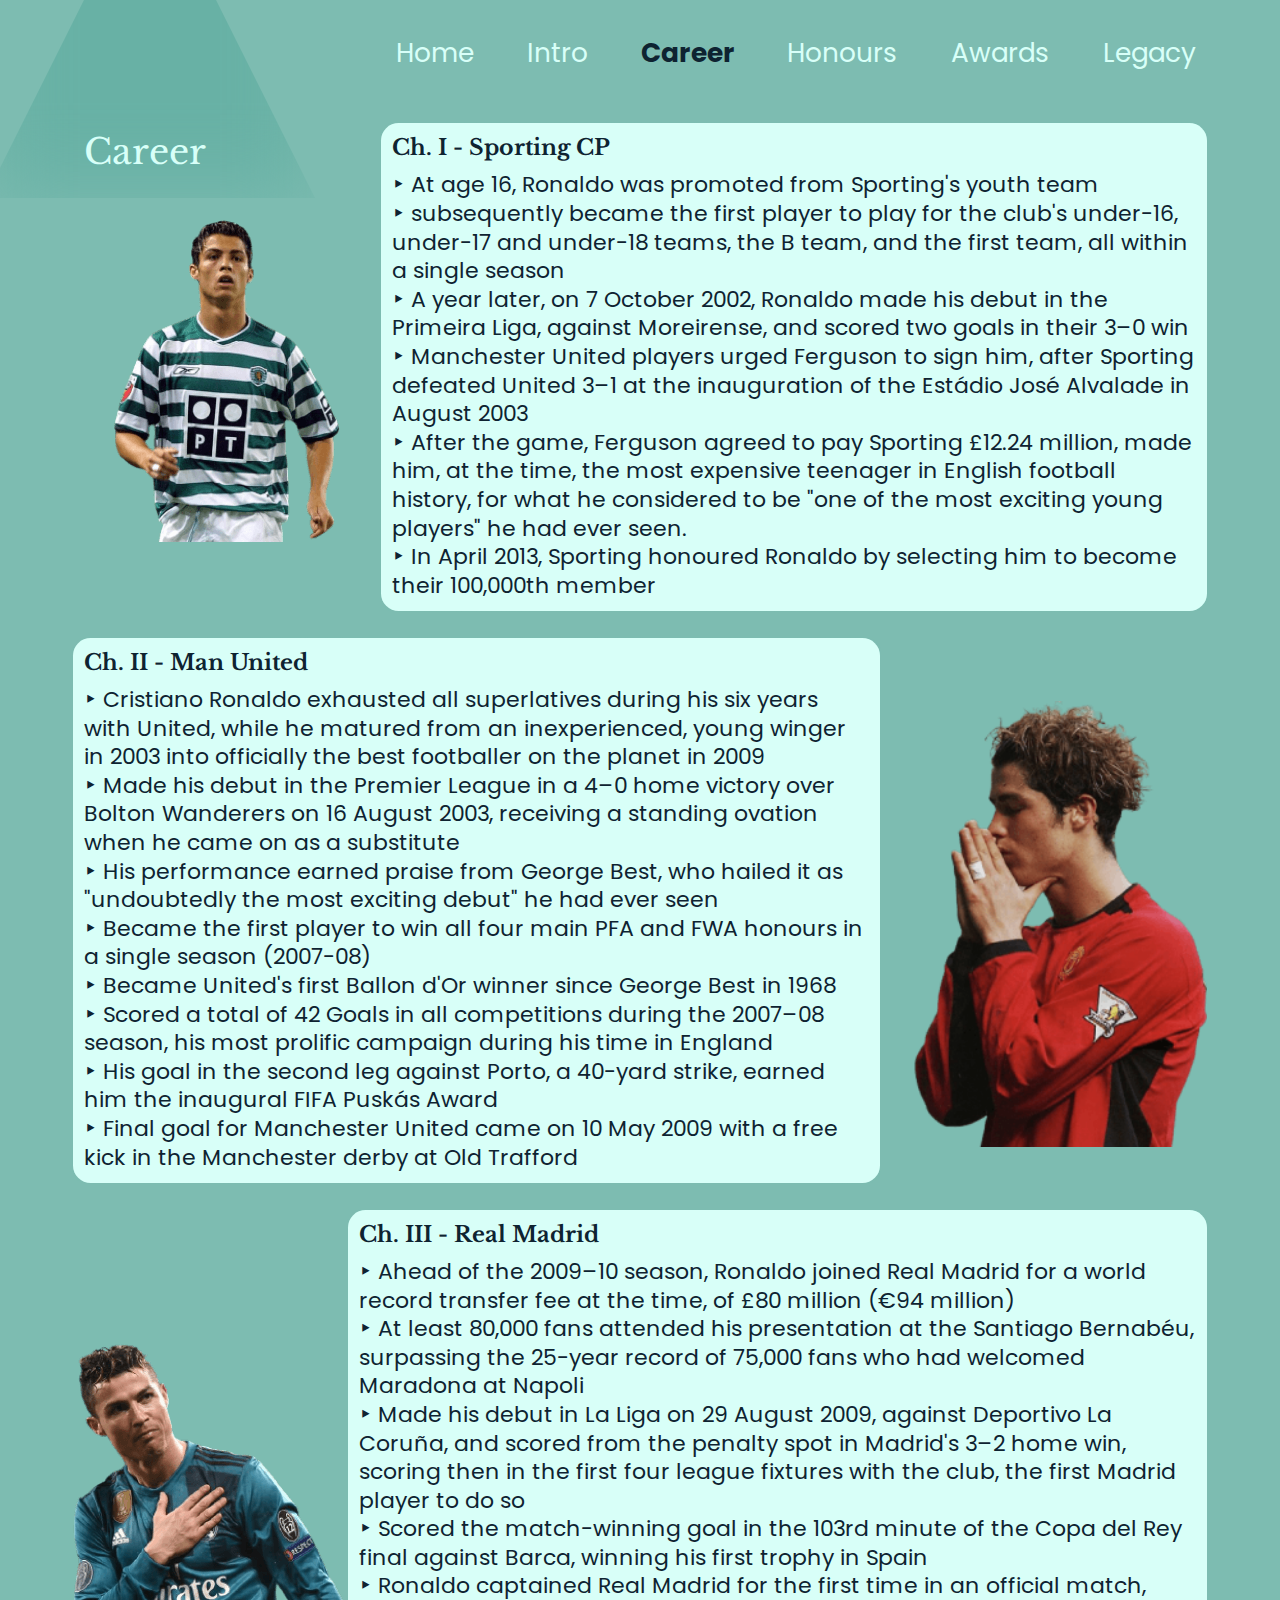
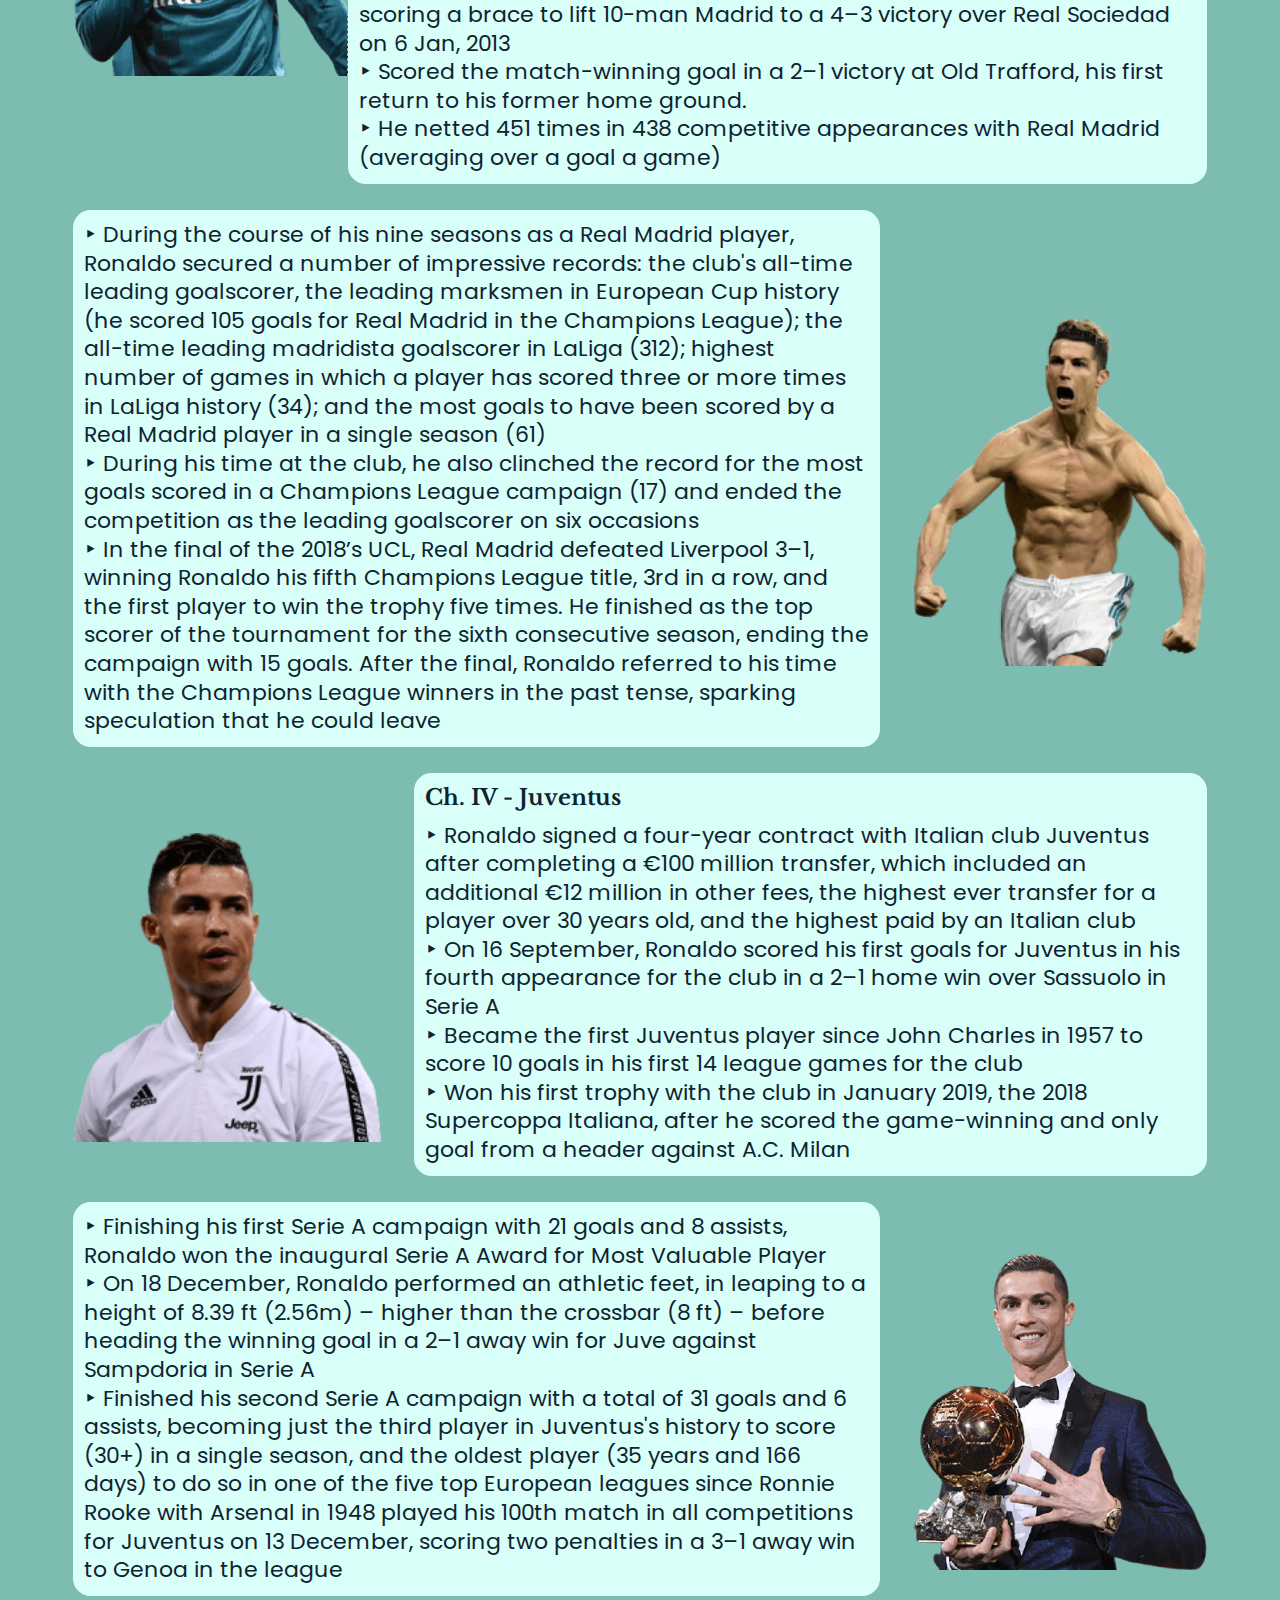
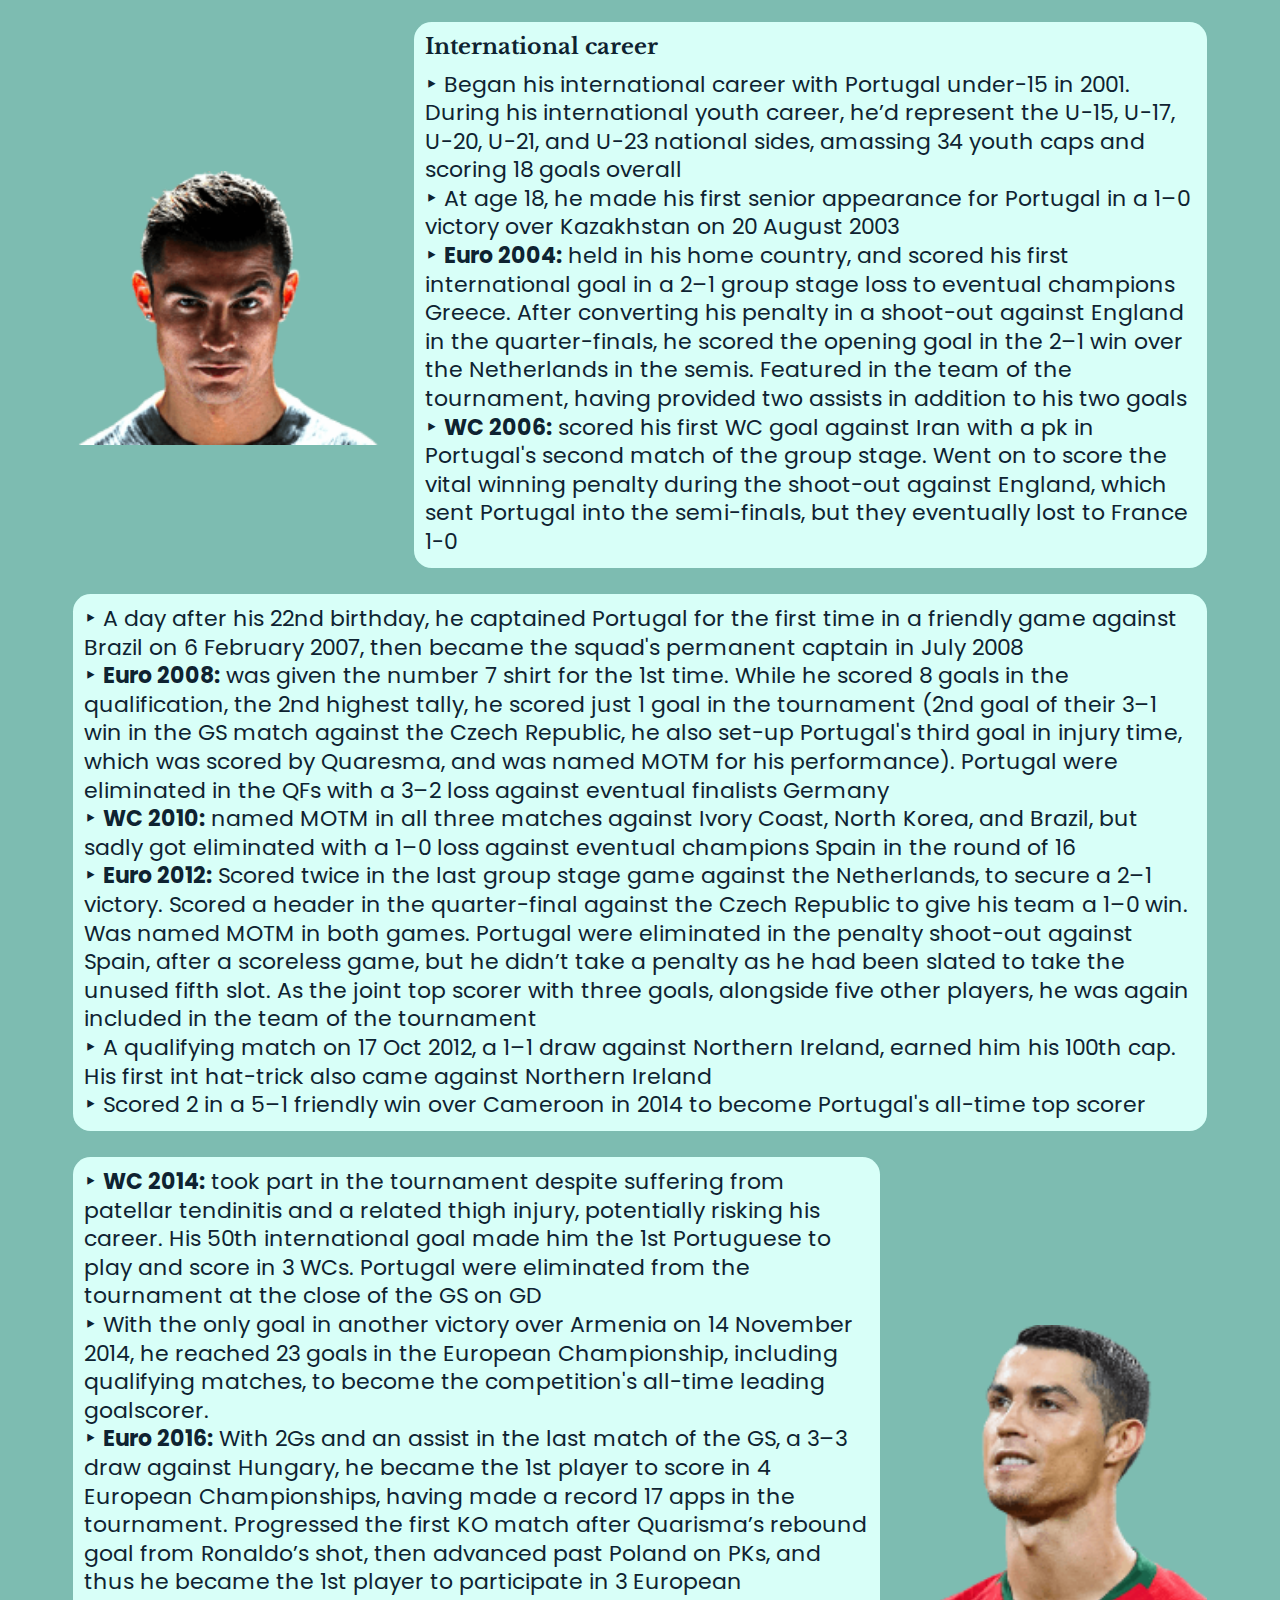
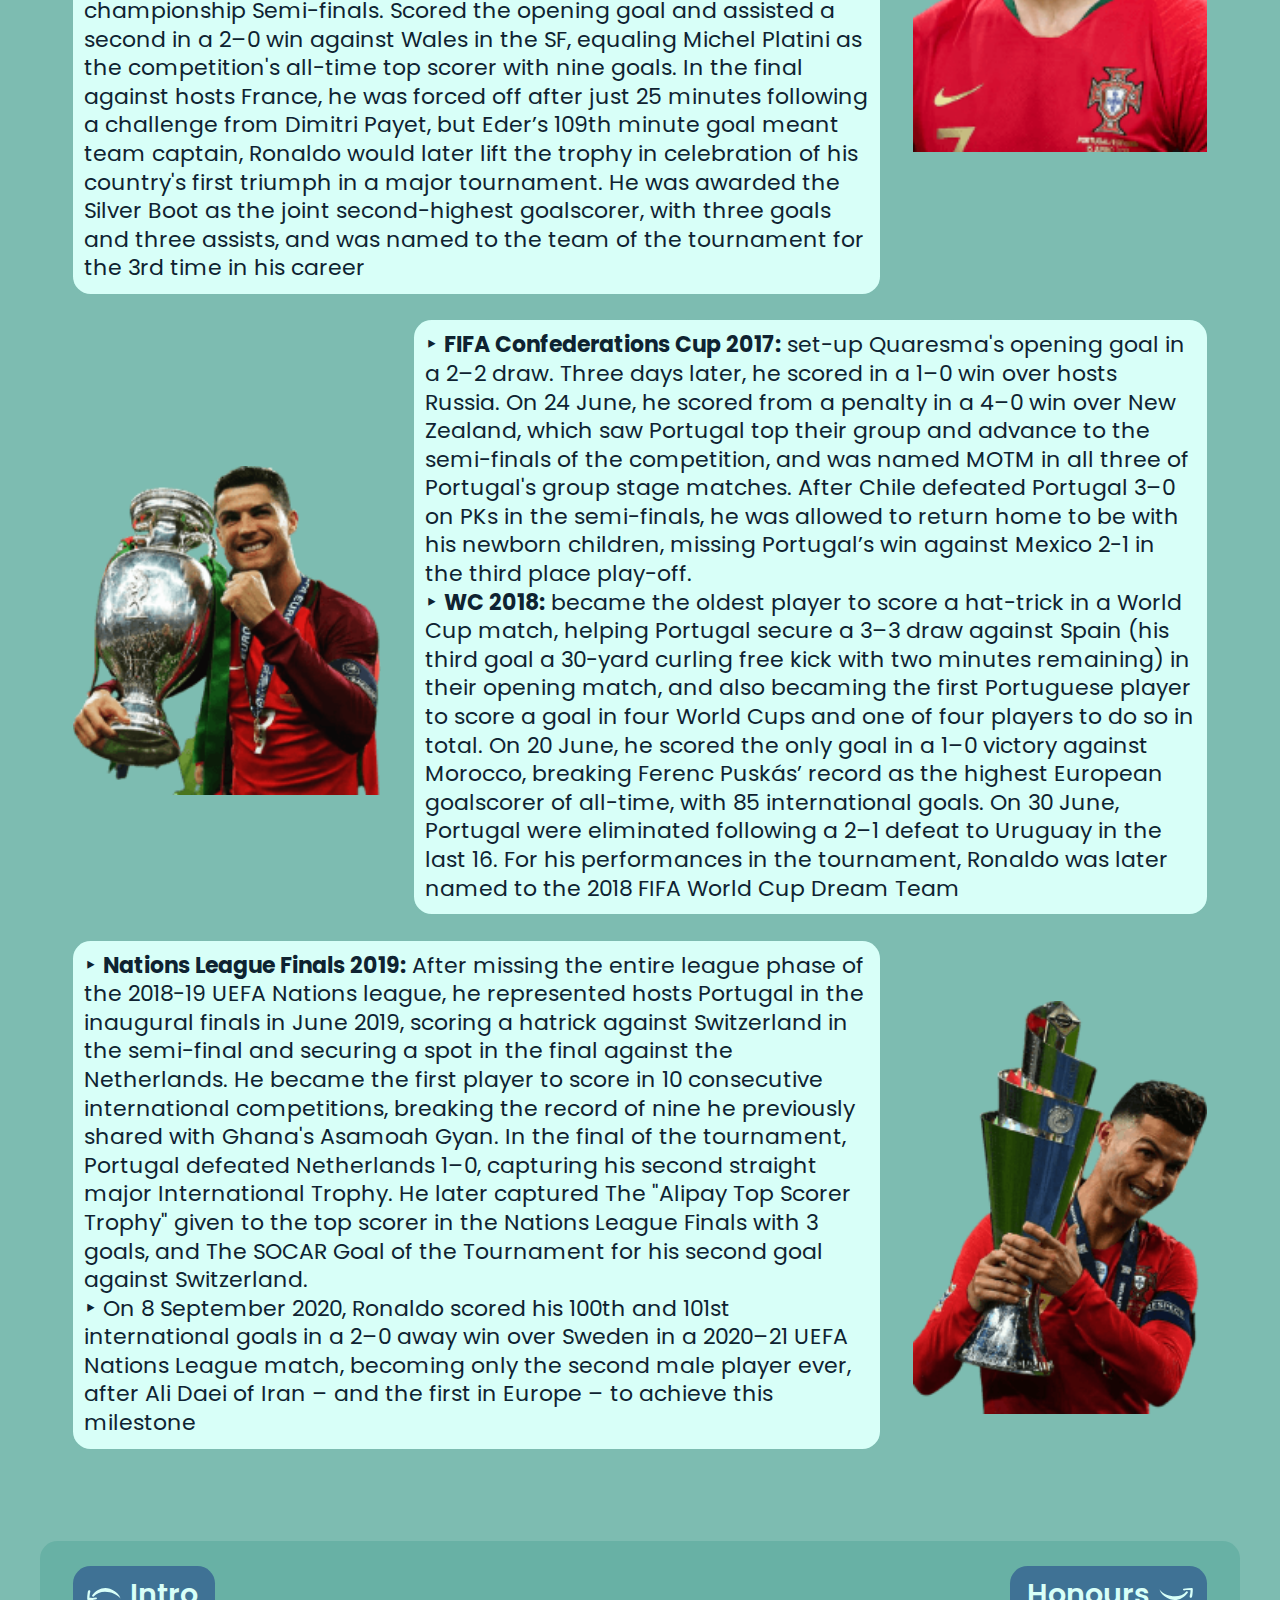
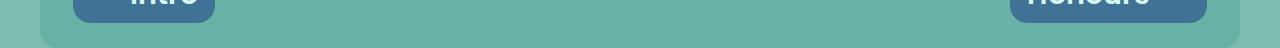
<file: Project/career.html>
<!DOCTYPE html>
<html lang="en">
<head>
    <meta charset="UTF-8">
    <meta http-equiv="X-UA-Compatible" content="IE=edge">
    <meta name="viewport" content="width=device-width, initial-scale=1.0">
    <link rel="stylesheet" href="css/main.css">
    <title>Tale of a Legend | Career</title>
</head>
<body class="career-page">
    <div class="nav-container">
        <svg id="mobile-cta" class="mobile-menu" width="32" height="32" viewBox="0 0 32 32" xmlns="http://www.w3.org/2000/svg">
        <path d="M5.33333 24H26.6667C27.4 24 28 23.4 28 22.6667C28 21.9333 27.4 21.3333 26.6667 21.3333H5.33333C4.6 21.3333 4 21.9333 4 22.6667C4 23.4 4.6 24 5.33333 24ZM5.33333 17.3333H26.6667C27.4 17.3333 28 16.7333 28 16C28 15.2667 27.4 14.6667 26.6667 14.6667H5.33333C4.6 14.6667 4 15.2667 4 16C4 16.7333 4.6 17.3333 5.33333 17.3333ZM4 9.33333C4 10.0667 4.6 10.6667 5.33333 10.6667H26.6667C27.4 10.6667 28 10.0667 28 9.33333C28 8.6 27.4 8 26.6667 8H5.33333C4.6 8 4 8.6 4 9.33333Z" />
        </svg>
        <nav>
            <svg id="mobile-exit" class="mobile-menu-exit" width="32" height="32" viewBox="0 0 32 32" xmlns="http://www.w3.org/2000/svg">
                <g fill="currentColor">
                    <path d="M24.4009 7.61333C23.8809 7.09333 23.0409 7.09333 22.5209 7.61333L16.0009 14.12L9.48094 7.6C8.96094 7.08 8.12094 7.08 7.60094 7.6C7.08094 8.12 7.08094 8.96 7.60094 9.48L14.1209 16L7.60094 22.52C7.08094 23.04 7.08094 23.88 7.60094 24.4C8.12094 24.92 8.96094 24.92 9.48094 24.4L16.0009 17.88L22.5209 24.4C23.0409 24.92 23.8809 24.92 24.4009 24.4C24.9209 23.88 24.9209 23.04 24.4009 22.52L17.8809 16L24.4009 9.48C24.9076 8.97333 24.9076 8.12 24.4009 7.61333V7.61333Z"/>
                </g>
            </svg>
            <ul class="nav-list">
                <li><a href="index.html">Home</a></li>
                <li><a href="intro.html">Intro</a></li>
                <li><a class="current" href="career.html">Career</a></li>
                <li><a href="honours.html">Honours</a></li>
                <li><a href="awards.html">Awards</a></li>
                <li><a href="legacy.html">Legacy</a></li>
            </ul>
        </nav>
    </div>
    <div class="triangle"></div>
    <h2>Career</h2>
    <div class="career-grid">
        <img src="images/career-1.png" alt="" class="career-1">
        <div class="card c-card-1">
            <h3>Ch. I - Sporting CP</h3>
            <p class="card-content">
                ‣ At age 16, Ronaldo was promoted from Sporting's youth team<br>
                ‣ subsequently became the first player to play for the club's under-16, under-17 and under-18 teams, the B team, and the first team, all within a single season<br>
                ‣ A year later, on 7 October 2002, Ronaldo made his debut in the Primeira Liga, against Moreirense, and scored two goals in their 3–0 win<br>
                ‣ Manchester United players urged Ferguson to sign him, after Sporting defeated United 3–1 at the inauguration of the Estádio José Alvalade in August 2003<br>
                ‣ After the game, Ferguson agreed to pay Sporting £12.24 million, made him, at the time, the most expensive teenager in English football history, for what he considered to be "one of the most exciting young players" he had ever seen.<br>
                ‣ In April 2013, Sporting honoured Ronaldo by selecting him to become their 100,000th member
            </p>
        </div>
        <div class="card c-card-2">
            <h3>Ch. II - Man United</h3>
            <p class="card-content">
                ‣ Cristiano Ronaldo exhausted all superlatives during his six years with United, while he matured from an inexperienced, young winger in 2003 into officially the best footballer on the planet in 2009<br>
                ‣ Made his debut in the Premier League in a 4–0 home victory over Bolton Wanderers on 16 August 2003, receiving a standing ovation when he came on as a substitute<br>
                ‣ His performance earned praise from George Best, who hailed it as "undoubtedly the most exciting debut" he had ever seen<br>
                ‣ Became the first player to win all four main PFA and FWA honours in a single season (2007-08)<br>
                ‣ Became United's first Ballon d'Or winner since George Best in 1968<br>
                ‣ Scored a total of 42 Goals in all competitions during the 2007–08 season, his most prolific campaign during his time in England<br>
                ‣ His goal in the second leg against Porto, a 40-yard strike, earned him the inaugural FIFA Puskás Award<br>
                ‣ Final goal for Manchester United came on 10 May 2009 with a free kick in the Manchester derby at Old Trafford
            </p>
        </div>
        <img src="images/career-2.png" alt="" class="career-2">
        <img src="images/career-3.png" alt="" class="career-3">
        <div class="card c-card-3">
            <h3>Ch. III - Real Madrid</h3>
            <p class="card-content">
                ‣ Ahead of the 2009–10 season, Ronaldo joined Real Madrid for a world record transfer fee at the time, of £80 million (€94 million)<br>
                ‣ At least 80,000 fans attended his presentation at the Santiago Bernabéu, surpassing the 25-year record of 75,000 fans who had welcomed Maradona at Napoli<br>
                ‣ Made his debut in La Liga on 29 August 2009, against Deportivo La Coruña, and scored from the penalty spot in Madrid's 3–2 home win, scoring then in the first four league fixtures with the club, the first Madrid player to do so<br>
                ‣ Scored the match-winning goal in the 103rd minute of the Copa del Rey final against Barca, winning his first trophy in Spain<br>
                ‣ Ronaldo captained Real Madrid for the first time in an official match, scoring a brace to lift 10-man Madrid to a 4–3 victory over Real Sociedad on 6 Jan, 2013<br>
                ‣  Scored the match-winning goal in a 2–1 victory at Old Trafford, his first return to his former home ground.<br>
                ‣  He netted 451 times in 438 competitive appearances with Real Madrid (averaging over a goal a game)
            </p>
        </div>
        <div class="card c-card-4">
            <p class="card-content">
                ‣ During the course of his nine seasons as a Real Madrid player, Ronaldo secured a number of impressive records: the club's all-time leading goalscorer, the leading marksmen in European Cup history (he scored 105 goals for Real Madrid in the Champions League); the all-time leading madridista goalscorer in LaLiga (312); highest number of games in which a player has scored three or more times in LaLiga history (34); and the most goals to have been scored by a Real Madrid player in a single season (61)<br>
                ‣ During his time at the club, he also clinched the record for the most goals scored in a Champions League campaign (17) and ended the competition as the leading goalscorer on six occasions<br>
                ‣ In the final of the 2018’s UCL, Real Madrid defeated Liverpool 3–1, winning Ronaldo his fifth Champions League title, 3rd in a row, and the first player to win the trophy five times. He finished as the top scorer of the tournament for the sixth consecutive season, ending the campaign with 15 goals. After the final, Ronaldo referred to his time with the Champions League winners in the past tense, sparking speculation that he could leave
            </p>
        </div>
        <img src="images/career-4.png" alt="" class="career-4">
        <img src="images/career-5.png" alt="" class="career-5">
        <div class="card c-card-5">
            <h3>Ch. IV - Juventus</h3>
            <p class="card-content">
                ‣ Ronaldo signed a four-year contract with Italian club Juventus after completing a €100 million transfer, which included an additional €12 million in other fees, the highest ever transfer for a player over 30 years old, and the highest paid by an Italian club<br>
                ‣ On 16 September, Ronaldo scored his first goals for Juventus in his fourth appearance for the club in a 2–1 home win over Sassuolo in Serie A<br>
                ‣ Became the first Juventus player since John Charles in 1957 to score 10 goals in his first 14 league games for the club<br>
                ‣ Won his first trophy with the club in January 2019, the 2018 Supercoppa Italiana, after he scored the game-winning and only goal from a header against A.C. Milan
            </p>
        </div>
        <div class="card c-card-6">
            <p class="card-content">
                ‣ Finishing his first Serie A campaign with 21 goals and 8 assists, Ronaldo won the inaugural Serie A Award for Most Valuable Player<br>
                ‣ On 18 December, Ronaldo performed an athletic feet, in leaping to a height of 8.39 ft (2.56m) – higher than the crossbar (8 ft) – before heading the winning goal in a 2–1 away win for Juve against Sampdoria in Serie A<br>
                ‣ Finished his second Serie A campaign with a total of 31 goals and 6 assists, becoming just the third player in Juventus's history to score (30+) in a single season, and the oldest player (35 years and 166 days) to do so in one of the five top European leagues since Ronnie Rooke with Arsenal in 1948 played his 100th match in all competitions for Juventus on 13 December, scoring two penalties in a 3–1 away win to Genoa in the league
            </p>
        </div>
        <img src="images/career-6.png" alt="" class="career-6">
        <img src="images/career-7.png" alt="" class="career-7">
        <div class="card c-card-7">
            <h3>International career</h3>
            <p class="card-content">
                ‣ Began his international career with Portugal under-15 in 2001. During his international youth career, he’d represent the U-15, U-17, U-20, U-21, and U-23 national sides, amassing 34 youth caps and scoring 18 goals overall<br>
                ‣ At age 18, he made his first senior appearance for Portugal in a 1–0 victory over Kazakhstan on 20 August 2003<br>
                ‣ <span class="tournament">Euro 2004:</span> held in his home country, and scored his first international goal in a 2–1 group stage loss to eventual champions Greece. After converting his penalty in a shoot-out against England in the quarter-finals, he scored the opening goal in the 2–1 win over the Netherlands in the semis. Featured in the team of the tournament, having provided two assists in addition to his two goals<br>
                ‣ <span class="tournament">WC 2006:</span> scored his first WC goal against Iran with a pk in Portugal's second match of the group stage. Went on to score the vital winning penalty during the shoot-out against England, which sent Portugal into the semi-finals, but they eventually lost to France 1-0
            </p>
        </div>
        <div class="card c-card-8">
            <p class="card-content">
                ‣ A day after his 22nd birthday, he captained Portugal for the first time in a friendly game against Brazil on 6 February 2007, then became the squad's permanent captain in July 2008<br>
                ‣ <span class="tournament">Euro 2008:</span> was given the number 7 shirt for the 1st time. While he scored 8 goals in the qualification, the 2nd highest tally, he scored just 1 goal in the tournament (2nd goal of their 3–1 win in the GS match against the Czech Republic, he also set-up Portugal's third goal in injury time, which was scored by Quaresma, and was named MOTM for his performance). Portugal were eliminated in the QFs with a 3–2 loss against eventual finalists Germany<br>
                ‣ <span class="tournament">WC 2010:</span> named MOTM in all three matches against Ivory Coast, North Korea, and Brazil, but sadly got eliminated with a 1–0 loss against eventual champions Spain in the round of 16<br>
                ‣ <span class="tournament">Euro 2012:</span> Scored twice in the last group stage game against the Netherlands, to secure a 2–1 victory. Scored a header in the quarter-final against the Czech Republic to give his team a 1–0 win. Was named MOTM in both games. Portugal were eliminated in the penalty shoot-out against Spain, after a scoreless game, but he didn’t take a penalty as he had been slated to take the unused fifth slot. As the joint top scorer with three goals, alongside five other players, he was again included in the team of the tournament<br>
                ‣ A qualifying match on 17 Oct 2012, a 1–1 draw against Northern Ireland, earned him his 100th cap. His first int hat-trick also came against Northern Ireland<br>
                ‣ Scored 2 in a 5–1 friendly win over Cameroon in 2014 to become Portugal's all-time top scorer
            </p>
        </div>
        <div class="card c-card-9">
            <p class="card-content">
                ‣ <span class="tournament">WC 2014:</span> took part in the tournament despite suffering from patellar tendinitis and a related thigh injury, potentially risking his career. His 50th international goal made him the 1st Portuguese to play and score in 3 WCs. Portugal were eliminated from the tournament at the close of the GS on GD<br>
                ‣ With the only goal in another victory over Armenia on 14 November 2014, he reached 23 goals in the European Championship, including qualifying matches, to become the competition's all-time leading goalscorer.<br>
                ‣ <span class="tournament">Euro 2016:</span> With 2Gs and an assist in the last match of the GS, a 3–3 draw against Hungary, he became the 1st player to score in 4 European Championships, having made a record 17 apps in the tournament. Progressed the first KO match after Quarisma’s rebound goal from Ronaldo’s shot, then advanced past Poland on PKs, and thus he became the 1st player to participate in 3 European championship Semi-finals. Scored the opening goal and assisted a second in a 2–0 win against Wales in the SF, equaling Michel Platini as the competition's all-time top scorer with nine goals. In the final against hosts France, he was forced off after just 25 minutes following a challenge from Dimitri Payet, but Eder’s 109th minute goal meant team captain, Ronaldo would later lift the trophy in celebration of his country's first triumph in a major tournament. He was awarded the Silver Boot as the joint second-highest goalscorer, with three goals and three assists, and was named to the team of the tournament for the 3rd time in his career
            </p>
        </div>
        <img src="images/career-8.png" alt="" class="career-8">
        <img src="images/career-9.png" alt="" class="career-9">
        <div class="card c-card-10">
            <p class="card-content">
                ‣ <span class="tournament">FIFA Confederations Cup 2017:</span> set-up Quaresma's opening goal in a 2–2 draw. Three days later, he scored in a 1–0 win over hosts Russia. On 24 June, he scored from a penalty in a 4–0 win over New Zealand, which saw Portugal top their group and advance to the semi-finals of the competition, and was named MOTM in all three of Portugal's group stage matches. After Chile defeated Portugal 3–0 on PKs in the semi-finals, he was allowed to return home to be with his newborn children, missing Portugal’s win against Mexico 2-1 in the third place play-off.<br>
                ‣ <span class="tournament">WC 2018:</span> became the oldest player to score a hat-trick in a World Cup match, helping Portugal secure a 3–3 draw against Spain (his third goal a 30-yard curling free kick with two minutes remaining) in their opening match, and also becaming the first Portuguese player to score a goal in four World Cups and one of four players to do so in total. On 20 June, he scored the only goal in a 1–0 victory against Morocco, breaking Ferenc Puskás’ record as the highest European goalscorer of all-time, with 85 international goals. On 30 June, Portugal were eliminated following a 2–1 defeat to Uruguay in the last 16. For his performances in the tournament, Ronaldo was later named to the 2018 FIFA World Cup Dream Team
            </p>
        </div>
        <div class="card c-card-11">
            <p class="card-content">
                ‣ <span class="tournament">Nations League Finals 2019:</span> After missing the entire league phase of the 2018-19 UEFA Nations league, he represented hosts Portugal in the inaugural finals in June 2019, scoring a hatrick against Switzerland in the semi-final and securing a spot in the final against the Netherlands. He became the first player to score in 10 consecutive international competitions, breaking the record of nine he previously shared with Ghana's Asamoah Gyan. In the final of the tournament, Portugal defeated Netherlands 1–0, capturing his second straight major International Trophy. He later captured The "Alipay Top Scorer Trophy" given to the top scorer in the Nations League Finals with 3 goals, and The SOCAR Goal of the Tournament for his second goal against Switzerland.<br>
                ‣ On 8 September 2020, Ronaldo scored his 100th and 101st international goals in a 2–0 away win over Sweden in a 2020–21 UEFA Nations League match, becoming only the second male player ever, after Ali Daei of Iran – and the first in Europe – to achieve this milestone
            </p>
        </div>
        <img src="images/career-10.png" alt="" class="career-10">
    </div>
    <footer> 
        <div class="btn btn-back" onclick="location.href='intro.html'";>
            <svg class="arrow" width="39" height="26" viewBox="0 0 39 26" xmlns="http://www.w3.org/2000/svg">
                <path d="M5.95332 14.4976C10.7829 8.09624 18.3081 4.16587 26.5072 6.86111C30.7636 8.27975 34.6136 11.0394 37.1771 14.6756L39 18.5388C32.7383 9.83711 14.9834 6.59289 7.63788 15.8451C6.85185 16.7435 5.16692 15.5083 5.95332 14.4976Z"/>
                <path d="M1.34797 20C4.49283 20 7.75001 19.7754 10.7826 18.9893C12.0178 18.6524 11.4564 16.9679 10.2208 17.1925C7.74982 17.6417 5.16655 17.5294 2.69558 17.4171C2.8079 15.9573 2.92022 14.3851 3.14485 12.9252C3.36948 11.8022 4.1557 10.1176 3.4818 8.99462C3.14485 8.43293 2.58327 8.43293 2.02169 8.65772C0.67389 9.21922 0.673891 11.5776 0.449258 12.8129C0.112309 14.8345 0.000172007 16.7434 0.000172007 18.765C0.000172007 19.4385 0.674069 20 1.34797 20Z"/>
                </svg>
            <p>Intro</p>
        </div>
        <div class="btn btn-next" onclick="location.href='honours.html'";>
            <p>Honours</p>
            <svg width="39" height="26" viewBox="0 0 39 26" xmlns="http://www.w3.org/2000/svg">
                <path d="M5.95332 14.4976C10.7829 8.09624 18.3081 4.16587 26.5072 6.86111C30.7636 8.27975 34.6136 11.0394 37.1771 14.6756L39 18.5388C32.7383 9.83711 14.9834 6.59289 7.63788 15.8451C6.85185 16.7435 5.16692 15.5083 5.95332 14.4976Z"/>
                <path d="M1.34797 20C4.49283 20 7.75001 19.7754 10.7826 18.9893C12.0178 18.6524 11.4564 16.9679 10.2208 17.1925C7.74982 17.6417 5.16655 17.5294 2.69558 17.4171C2.8079 15.9573 2.92022 14.3851 3.14485 12.9252C3.36948 11.8022 4.1557 10.1176 3.4818 8.99462C3.14485 8.43293 2.58327 8.43293 2.02169 8.65772C0.67389 9.21922 0.673891 11.5776 0.449258 12.8129C0.112309 14.8345 0.000172007 16.7434 0.000172007 18.765C0.000172007 19.4385 0.674069 20 1.34797 20Z"/>
                </svg>
        </div>
    </footer>
<script src="main.js"></script>
</body>
</html>
</file>
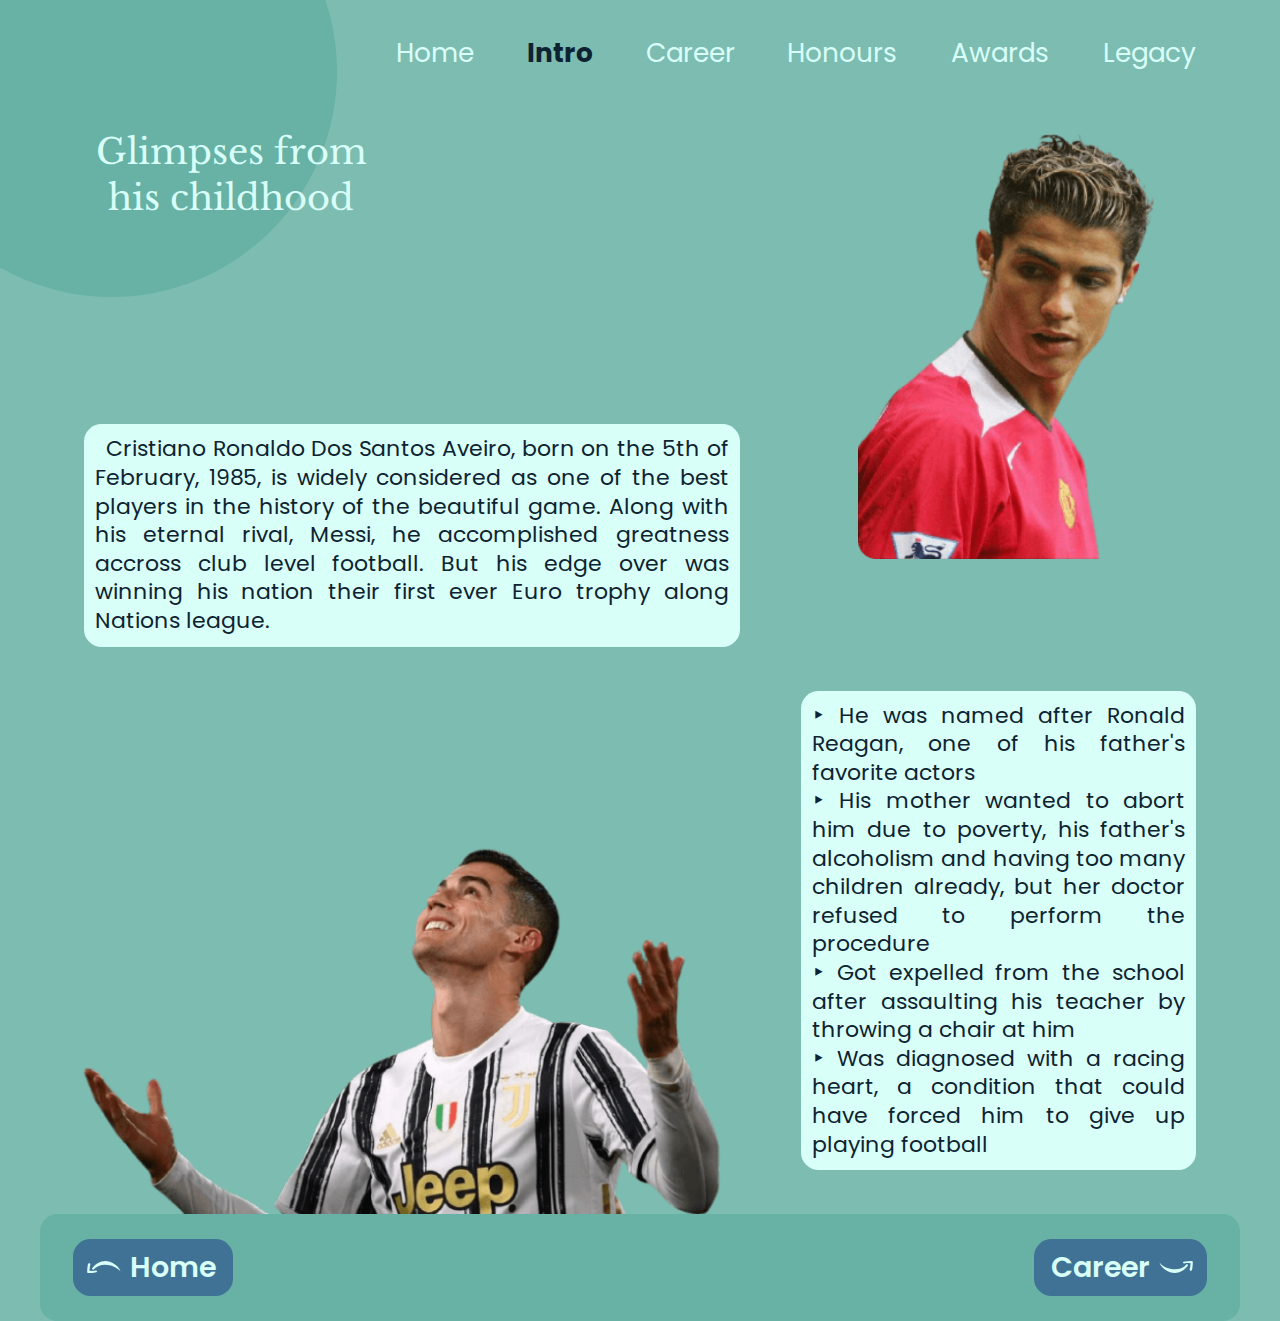
<file: Project/intro.html>
<!DOCTYPE html>
<html lang="en">
<head>
    <meta charset="UTF-8">
    <meta http-equiv="X-UA-Compatible" content="IE=edge">
    <meta name="viewport" content="width=device-width, initial-scale=1.0">
    <link rel="stylesheet" href="css/main.css">
    <title>Tale of a Legend | Intro</title>
</head>
<body class="intro-page">
    <div class="nav-container">
        <svg id="mobile-cta" class="mobile-menu" width="32" height="32" viewBox="0 0 32 32" xmlns="http://www.w3.org/2000/svg">
        <path d="M5.33333 24H26.6667C27.4 24 28 23.4 28 22.6667C28 21.9333 27.4 21.3333 26.6667 21.3333H5.33333C4.6 21.3333 4 21.9333 4 22.6667C4 23.4 4.6 24 5.33333 24ZM5.33333 17.3333H26.6667C27.4 17.3333 28 16.7333 28 16C28 15.2667 27.4 14.6667 26.6667 14.6667H5.33333C4.6 14.6667 4 15.2667 4 16C4 16.7333 4.6 17.3333 5.33333 17.3333ZM4 9.33333C4 10.0667 4.6 10.6667 5.33333 10.6667H26.6667C27.4 10.6667 28 10.0667 28 9.33333C28 8.6 27.4 8 26.6667 8H5.33333C4.6 8 4 8.6 4 9.33333Z" />
        </svg>
        <nav class="nav-2">
            <svg id="mobile-exit" class="mobile-menu-exit" width="32" height="32" viewBox="0 0 32 32" xmlns="http://www.w3.org/2000/svg">
                <g fill="currentColor">
                    <path d="M24.4009 7.61333C23.8809 7.09333 23.0409 7.09333 22.5209 7.61333L16.0009 14.12L9.48094 7.6C8.96094 7.08 8.12094 7.08 7.60094 7.6C7.08094 8.12 7.08094 8.96 7.60094 9.48L14.1209 16L7.60094 22.52C7.08094 23.04 7.08094 23.88 7.60094 24.4C8.12094 24.92 8.96094 24.92 9.48094 24.4L16.0009 17.88L22.5209 24.4C23.0409 24.92 23.8809 24.92 24.4009 24.4C24.9209 23.88 24.9209 23.04 24.4009 22.52L17.8809 16L24.4009 9.48C24.9076 8.97333 24.9076 8.12 24.4009 7.61333V7.61333Z"/>
                </g>
            </svg>
            <ul class="nav-list">
                <li><a href="index.html">Home</a></li>
                <li><a class="current" href="intro.html">Intro</a></li>
                <li><a href="career.html">Career</a></li>
                <li><a href="honours.html">Honours</a></li>
                <li><a href="awards.html">Awards</a></li>
                <li><a href="legacy.html">Legacy</a></li>
            </ul>
        </nav>
    </div>
    <div class="circle"></div>
    <h2 style="text-align: center;">Glimpses from his childhood</h2>
    <div class="grid-container">
        <img class="img-1" src="images/intro-1.png" alt="young Cristiano Ronaldo">
        <div class="card card-1">
            <p class="card-content">
                Cristiano Ronaldo Dos Santos Aveiro, born on the 5th of February, 1985, is widely considered as one of the best players in the history of the beautiful game. Along with his eternal rival, Messi, he accomplished greatness accross club level football. But his edge over was winning his nation their first ever Euro trophy along Nations league.
            </p>
        </div>
        <div class="card card-2">
            <p class="card-content">
                ‣ He was named after Ronald Reagan, one of his father's favorite actors<br>
                ‣ His mother wanted to abort him due to poverty, his father's alcoholism and having too many children already, but her doctor refused to perform the procedure<br>
                ‣ Got expelled from the school after assaulting his teacher by throwing a chair at him<br>
                ‣ Was diagnosed with a racing heart, a condition that could have forced him to give up playing football
            </p>
        </div>
    <div class="mini">
        <img class="img-2" src="images/intro-2.png" alt="Ronaldo with Juventus">
    </div>
    </div>
    <footer> 
        <div class="btn btn-back" onclick="location.href='index.html'";>
            <svg class="arrow" width="39" height="26" viewBox="0 0 39 26" xmlns="http://www.w3.org/2000/svg">
                <path d="M5.95332 14.4976C10.7829 8.09624 18.3081 4.16587 26.5072 6.86111C30.7636 8.27975 34.6136 11.0394 37.1771 14.6756L39 18.5388C32.7383 9.83711 14.9834 6.59289 7.63788 15.8451C6.85185 16.7435 5.16692 15.5083 5.95332 14.4976Z"/>
                <path d="M1.34797 20C4.49283 20 7.75001 19.7754 10.7826 18.9893C12.0178 18.6524 11.4564 16.9679 10.2208 17.1925C7.74982 17.6417 5.16655 17.5294 2.69558 17.4171C2.8079 15.9573 2.92022 14.3851 3.14485 12.9252C3.36948 11.8022 4.1557 10.1176 3.4818 8.99462C3.14485 8.43293 2.58327 8.43293 2.02169 8.65772C0.67389 9.21922 0.673891 11.5776 0.449258 12.8129C0.112309 14.8345 0.000172007 16.7434 0.000172007 18.765C0.000172007 19.4385 0.674069 20 1.34797 20Z"/>
                </svg>
            <p>Home</p>
        </div>
        <div class="btn btn-next" onclick="location.href='career.html'";>
            <p>Career</p>
            <svg width="39" height="26" viewBox="0 0 39 26" xmlns="http://www.w3.org/2000/svg">
                <path d="M5.95332 14.4976C10.7829 8.09624 18.3081 4.16587 26.5072 6.86111C30.7636 8.27975 34.6136 11.0394 37.1771 14.6756L39 18.5388C32.7383 9.83711 14.9834 6.59289 7.63788 15.8451C6.85185 16.7435 5.16692 15.5083 5.95332 14.4976Z"/>
                <path d="M1.34797 20C4.49283 20 7.75001 19.7754 10.7826 18.9893C12.0178 18.6524 11.4564 16.9679 10.2208 17.1925C7.74982 17.6417 5.16655 17.5294 2.69558 17.4171C2.8079 15.9573 2.92022 14.3851 3.14485 12.9252C3.36948 11.8022 4.1557 10.1176 3.4818 8.99462C3.14485 8.43293 2.58327 8.43293 2.02169 8.65772C0.67389 9.21922 0.673891 11.5776 0.449258 12.8129C0.112309 14.8345 0.000172007 16.7434 0.000172007 18.765C0.000172007 19.4385 0.674069 20 1.34797 20Z"/>
                </svg>
        </div>
    </footer>
<script src="main.js"></script>
</body>
</html>
</file>
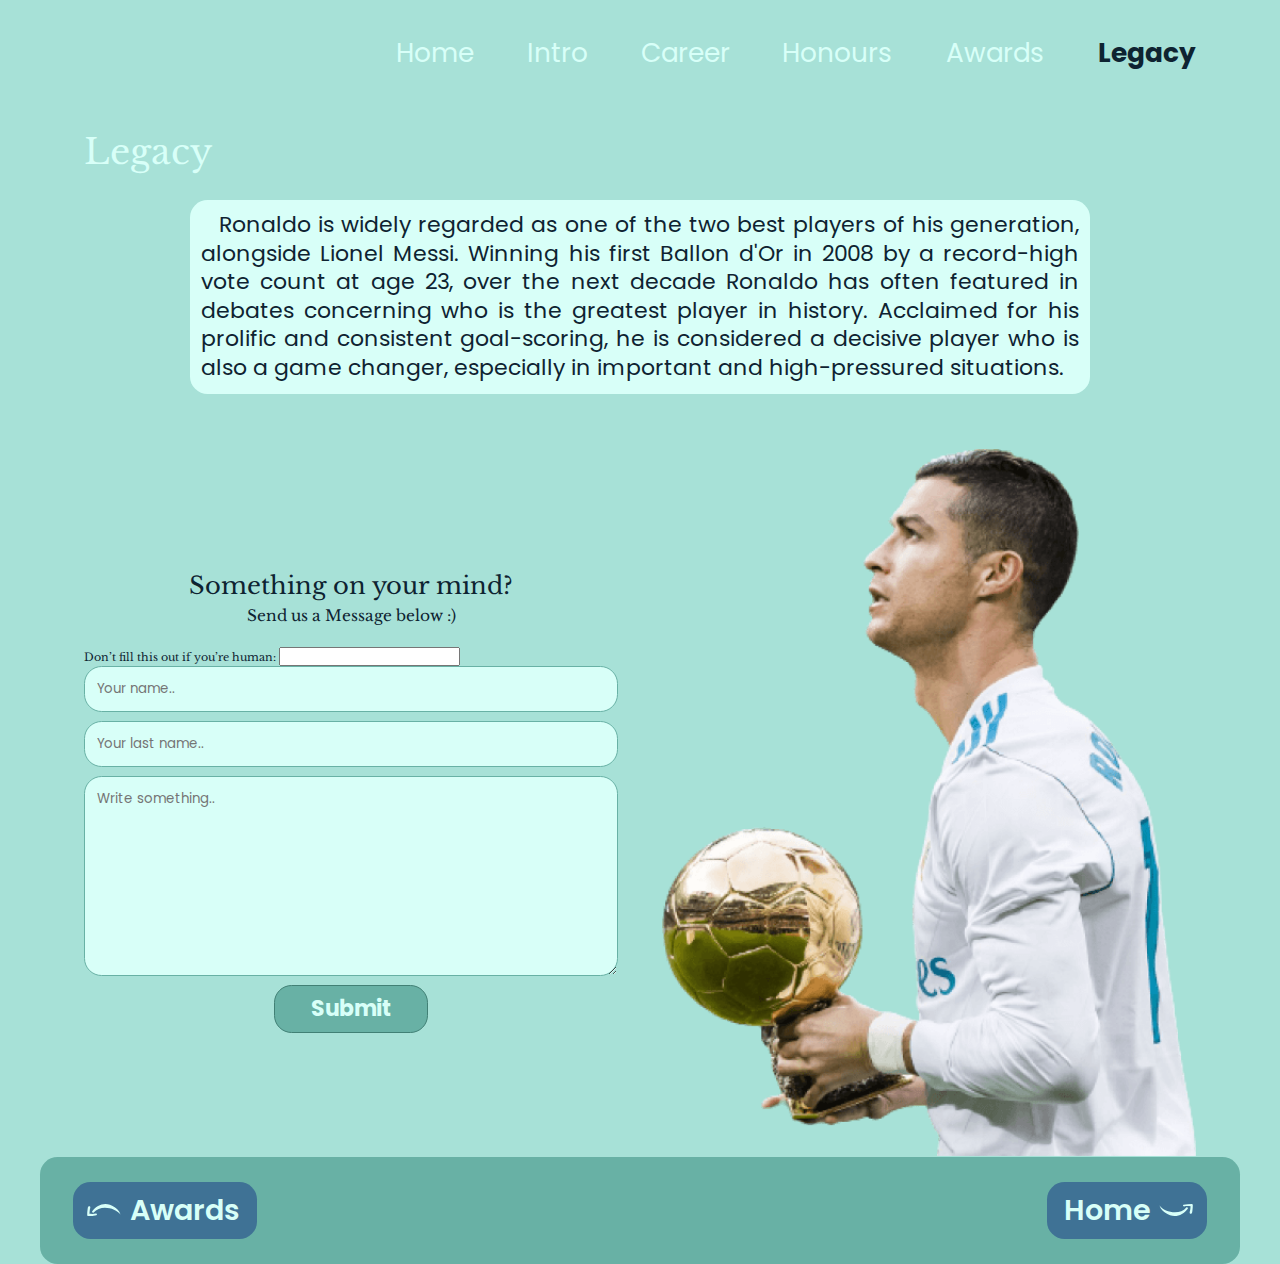
<file: Project/legacy.html>
<!DOCTYPE html>
<html lang="en">
<head>
    <meta charset="UTF-8">
    <meta http-equiv="X-UA-Compatible" content="IE=edge">
    <meta name="viewport" content="width=device-width, initial-scale=1.0">
    <link rel="stylesheet" href="css/main.css">
    <title>Tale of a Legend | Legacy</title>
</head>
<body class="legacy-page">
    <div class="nav-container">
        <svg id="mobile-cta" class="mobile-menu" width="32" height="32" viewBox="0 0 32 32" xmlns="http://www.w3.org/2000/svg">
        <path d="M5.33333 24H26.6667C27.4 24 28 23.4 28 22.6667C28 21.9333 27.4 21.3333 26.6667 21.3333H5.33333C4.6 21.3333 4 21.9333 4 22.6667C4 23.4 4.6 24 5.33333 24ZM5.33333 17.3333H26.6667C27.4 17.3333 28 16.7333 28 16C28 15.2667 27.4 14.6667 26.6667 14.6667H5.33333C4.6 14.6667 4 15.2667 4 16C4 16.7333 4.6 17.3333 5.33333 17.3333ZM4 9.33333C4 10.0667 4.6 10.6667 5.33333 10.6667H26.6667C27.4 10.6667 28 10.0667 28 9.33333C28 8.6 27.4 8 26.6667 8H5.33333C4.6 8 4 8.6 4 9.33333Z" />
        </svg>
        <nav>
            <svg id="mobile-exit" class="mobile-menu-exit" width="32" height="32" viewBox="0 0 32 32" xmlns="http://www.w3.org/2000/svg">
                <g fill="currentColor">
                    <path d="M24.4009 7.61333C23.8809 7.09333 23.0409 7.09333 22.5209 7.61333L16.0009 14.12L9.48094 7.6C8.96094 7.08 8.12094 7.08 7.60094 7.6C7.08094 8.12 7.08094 8.96 7.60094 9.48L14.1209 16L7.60094 22.52C7.08094 23.04 7.08094 23.88 7.60094 24.4C8.12094 24.92 8.96094 24.92 9.48094 24.4L16.0009 17.88L22.5209 24.4C23.0409 24.92 23.8809 24.92 24.4009 24.4C24.9209 23.88 24.9209 23.04 24.4009 22.52L17.8809 16L24.4009 9.48C24.9076 8.97333 24.9076 8.12 24.4009 7.61333V7.61333Z"/>
                </g>
            </svg>
            <ul class="nav-list">
                <li><a href="index.html">Home</a></li>
                <li><a href="intro.html">Intro</a></li>
                <li><a href="career.html">Career</a></li>
                <li><a href="honours.html">Honours</a></li>
                <li><a href="awards.html">Awards</a></li>
                <li><a class="current" href="legacy.html">Legacy</a></li>
            </ul>
        </nav>
    </div>
    <h2>Legacy</h2>
    <div class="card custom-card">
            <p class="card-content">
                Ronaldo is widely regarded as one of the two best players of his generation, alongside Lionel Messi. Winning his first Ballon d'Or in 2008 by a record-high vote count at age 23, over the next decade Ronaldo has often featured in debates concerning who is the greatest player in history. Acclaimed for his prolific and consistent goal-scoring, he is considered a decisive player who is also a game changer, especially in important and high-pressured situations. 
            </p>
    </div>
    <div class="legacy-grid">
        <div class="container">
            <h5>Something on your mind?<br><span>Send us a Message below :)</span></h4>
            <form name="contact" method="POST" netlify-honeypot="bot-field" data-netlify="true" autocomplete="on">
                <input type="hidden" name="contact" value="contact">
                <p class="hidden">
                    <label>Don’t fill this out if you’re human: <input name="bot-field" /></label>
                  </p>
                <div class="row">
                    <input type="text" id="fname" name="firstname" placeholder="Your name.." required>
                </div>
        
                <div class="row">
                    <input type="text" id="lname" name="lastname" placeholder="Your last name.." required>
                </div>
        
                <div class="row">
                    <textarea id="subject" name="subject" placeholder="Write something.." style="height:200px" required></textarea>
                </div>
        
                <div class="row">
                    <input type="submit" value="Submit">
                </div>
            </form>
        </div>
        <img src="images/legacy.png" alt="Ronaldo holding the Ballon d'Or in 2018" class="footer-pic">
    </div>
    <footer class="legacy-footer"> 
        <div class="btn btn-back" onclick="location.href='awards.html'";>
            <svg class="arrow" width="39" height="26" viewBox="0 0 39 26" xmlns="http://www.w3.org/2000/svg">
                <path d="M5.95332 14.4976C10.7829 8.09624 18.3081 4.16587 26.5072 6.86111C30.7636 8.27975 34.6136 11.0394 37.1771 14.6756L39 18.5388C32.7383 9.83711 14.9834 6.59289 7.63788 15.8451C6.85185 16.7435 5.16692 15.5083 5.95332 14.4976Z"/>
                <path d="M1.34797 20C4.49283 20 7.75001 19.7754 10.7826 18.9893C12.0178 18.6524 11.4564 16.9679 10.2208 17.1925C7.74982 17.6417 5.16655 17.5294 2.69558 17.4171C2.8079 15.9573 2.92022 14.3851 3.14485 12.9252C3.36948 11.8022 4.1557 10.1176 3.4818 8.99462C3.14485 8.43293 2.58327 8.43293 2.02169 8.65772C0.67389 9.21922 0.673891 11.5776 0.449258 12.8129C0.112309 14.8345 0.000172007 16.7434 0.000172007 18.765C0.000172007 19.4385 0.674069 20 1.34797 20Z"/>
                </svg>
            <p>Awards</p>
        </div>
        <div class="box">
            <h4>Social Media</h4>
            <div class="icons">
                <img src="Icons/ig.svg" alt="Instagram">
                <img src="Icons/linkedin.svg" alt="LinkedIn">
                <img src="Icons/github.svg" alt="Github">
                <img src="Icons/email.svg" alt="email">
            </div>
        </div>
        <div class="btn btn-next" onclick="location.href='index.html'";>
            <p>Home</p>
            <svg width="39" height="26" viewBox="0 0 39 26" xmlns="http://www.w3.org/2000/svg">
                <path d="M5.95332 14.4976C10.7829 8.09624 18.3081 4.16587 26.5072 6.86111C30.7636 8.27975 34.6136 11.0394 37.1771 14.6756L39 18.5388C32.7383 9.83711 14.9834 6.59289 7.63788 15.8451C6.85185 16.7435 5.16692 15.5083 5.95332 14.4976Z"/>
                <path d="M1.34797 20C4.49283 20 7.75001 19.7754 10.7826 18.9893C12.0178 18.6524 11.4564 16.9679 10.2208 17.1925C7.74982 17.6417 5.16655 17.5294 2.69558 17.4171C2.8079 15.9573 2.92022 14.3851 3.14485 12.9252C3.36948 11.8022 4.1557 10.1176 3.4818 8.99462C3.14485 8.43293 2.58327 8.43293 2.02169 8.65772C0.67389 9.21922 0.673891 11.5776 0.449258 12.8129C0.112309 14.8345 0.000172007 16.7434 0.000172007 18.765C0.000172007 19.4385 0.674069 20 1.34797 20Z"/>
                </svg>
        </div>
    </footer>
<script src="main.js"></script>
</body>
</html>
</file>
<file: css/main.css>
@import url("https://fonts.googleapis.com/css2?family=Libre+Baskerville:wght@400;700&family=Poppins:wght@400;600&display=swap");
html {
  font-size: 62.5%;
}

* {
  margin: 0;
  padding: 0;
  -webkit-box-sizing: border-box;
          box-sizing: border-box;
}

body {
  font-family: "Poppins", sans-serif;
  color: #0E2331;
  height: 100vh;
  width: 100%;
}

ul {
  list-style: none;
}

a {
  text-decoration: none;
  color: #D8FFF8;
}

a:hover {
  color: #0E2331;
}

h1 {
  font-size: 2.6rem;
  font-weight: 400;
  line-height: 4rem;
  width: 25.2rem;
  text-align: center;
}

h1 span {
  font-size: 5.8rem;
}

h2 {
  font-family: "Libre Baskerville", serif;
  color: #D8FFF8;
  line-height: auto;
  font-size: 2.6rem;
  font-weight: 400;
  height: auto;
  position: absolute;
  top: 2.4rem;
  left: 1.6rem;
  width: 50%;
}

h3 {
  font-family: "Libre Baskerville", serif;
  font-weight: bold;
  padding-bottom: .8rem;
  color: #0E2331;
  font-size: 1.8rem;
  line-height: 2.2rem;
}

.btn {
  background-color: #3F7295;
  color: #D8FFF8;
  border-radius: 1.6rem;
  font-weight: 600;
  cursor: pointer;
}

.btn:hover {
  background-color: #D8FFF8;
  color: #3F7295;
}

.btn:hover svg {
  fill: #3F7295;
}

.hidden {
  visibility: hidden;
  height: 0;
}

footer {
  background-color: #68B1A5;
  width: 100%;
  height: 9.7rem;
  display: -webkit-box;
  display: -ms-flexbox;
  display: flex;
  -webkit-box-orient: horizontal;
  -webkit-box-direction: normal;
      -ms-flex-direction: row;
          flex-direction: row;
}

footer .btn-back, footer .btn-next {
  font-size: 2rem;
  line-height: 2.6rem;
  padding: 0.8rem 1.6rem;
  display: -webkit-box;
  display: -ms-flexbox;
  display: flex;
  -webkit-box-orient: horizontal;
  -webkit-box-direction: normal;
      -ms-flex-direction: row;
          flex-direction: row;
}

footer .btn-back svg, footer .btn-next svg {
  padding-right: .8rem;
  fill: #D8FFF8;
}

footer .btn-back {
  margin: auto auto auto 1.6rem;
}

footer .btn-next {
  margin: auto 1.6rem auto auto;
}

footer .btn-next svg {
  -webkit-transform: rotate(180deg);
          transform: rotate(180deg);
}

.card {
  border-radius: 1.6rem;
  background-color: #D8FFF8;
  padding: 1rem;
  margin: 0 1.6rem;
}

.card-content {
  font-size: 1.6rem;
  line-height: 2.4rem;
}

@media only screen and (min-width: 600px) {
  h2 {
    font-size: 3rem;
    top: 3rem;
    left: 3rem;
    width: 80vw;
    text-align: left;
  }
  footer .btn-back, footer .btn-next {
    font-size: 2.6rem;
    line-height: 3.2rem;
    padding: 1rem 1.6rem;
  }
  footer .btn-back svg, footer .btn-next svg {
    padding-right: 1rem;
    -webkit-transform: scale(1.2);
            transform: scale(1.2);
    margin-top: .4rem;
  }
  footer .btn-back {
    margin: auto auto auto 3rem;
  }
  footer .btn-next {
    margin: auto 3rem auto auto;
  }
  footer .btn-next svg {
    -webkit-transform: scale(1.2) rotate(180deg);
            transform: scale(1.2) rotate(180deg);
  }
  .card-content {
    font-size: 1.8rem;
    line-height: 2.6rem;
  }
}

@media only screen and (min-width: 768px) {
  h1 {
    font-size: 6.5rem;
    font-weight: 400;
    line-height: 8.8rem;
    width: 57.3rem;
    text-align: center;
  }
  h1 span {
    font-size: 13.3rem;
  }
  h2 {
    font-size: 3.8rem;
    top: 10.4rem;
    left: 3rem;
    width: 80vw;
    text-align: left;
  }
  h3 {
    font-size: 2rem;
    line-height: 2.6rem;
  }
  .card-content {
    font-size: 2rem;
    line-height: 2.6rem;
  }
}

@media only screen and (min-width: 1080px) {
  h2 {
    font-size: 3.2rem;
    line-height: 4.2rem;
    top: 11.7rem;
    left: 4rem;
    width: 26.8rem;
  }
}

@media only screen and (min-width: 1200px) {
  html {
    font-size: 11px;
  }
  body {
    height: 100vh;
    max-width: 1200px;
    margin: 0 auto;
  }
  footer {
    border-radius: 1.6rem;
  }
}

.home-page {
  background-image: -webkit-gradient(linear, left top, right top, from(#7DBCB1), to(#6597B9));
  background-image: linear-gradient(to right, #7DBCB1, #6597B9);
}

.btn-home {
  text-align: center;
  font-size: 2.6rem;
  line-height: 3.9rem;
  margin: 1.8rem auto 5rem auto;
  padding: 0.8rem 1.6rem;
}

.hero {
  height: 90vh;
  width: 100%;
  display: -ms-grid;
  display: grid;
  -ms-grid-rows: 1fr 2fr;
      grid-template-rows: 1fr 2fr;
}

.hero .text-area {
  -ms-grid-row: 1;
  -ms-grid-row-span: 1;
  grid-row: 1 / 2;
  justify-self: center;
  -ms-flex-item-align: center;
      align-self: center;
  display: -webkit-box;
  display: -ms-flexbox;
  display: flex;
  -webkit-box-pack: center;
      -ms-flex-pack: center;
          justify-content: center;
  -webkit-box-align: center;
      -ms-flex-align: center;
          align-items: center;
  -webkit-box-orient: vertical;
  -webkit-box-direction: normal;
      -ms-flex-direction: column;
          flex-direction: column;
}

.hero .img-area {
  -ms-grid-row: 2;
  -ms-grid-row-span: 1;
  grid-row: 2 / 3;
  -ms-grid-column-align: center;
      justify-self: center;
  -ms-flex-item-align: end;
      -ms-grid-row-align: end;
      align-self: end;
  height: 51rem;
}

.hero .img-area img {
  height: 100%;
  width: auto;
}

@media only screen and (min-width: 768px) {
  .btn-home {
    margin: 2.5rem auto 5rem auto;
    padding: 1.2rem 3.6rem;
    font-size: 2.7rem;
    line-height: 4.1rem;
  }
  .hero .img-area {
    height: 57rem;
  }
}

@media only screen and (min-width: 1080px) {
  .hero {
    -ms-grid-columns: auto auto;
        grid-template-columns: auto auto;
  }
  .hero .text-area {
    -ms-grid-row: 1;
    -ms-grid-row-span: 2;
    -ms-grid-column: 1;
    -ms-grid-column-span: 1;
    grid-area: 1 / 1 / 3 / 2;
    -ms-flex-item-align: center;
        -ms-grid-row-align: center;
        align-self: center;
    -ms-grid-column-align: center;
        justify-self: center;
  }
  .hero .img-area {
    -ms-grid-row: 1;
    -ms-grid-row-span: 2;
    -ms-grid-column: 2;
    -ms-grid-column-span: 1;
    grid-area: 1 / 2 / 3 / 3;
    height: 75vh;
  }
}

nav {
  display: none;
}

.nav-container {
  height: 10vh;
}

.nav-container .mobile-menu {
  fill: #D8FFF8;
  cursor: pointer;
  float: right;
  margin: 2.4rem 1.6rem 0 0;
}

.nav-container .mobile-menu:hover {
  fill: #0E2331;
}

.nav-container nav.menu-btn {
  display: block;
}

.nav-container nav {
  position: fixed;
  z-index: 999;
  width: 66%;
  min-width: 25rem;
  right: 0;
  top: 0;
  background-color: #255372;
  height: 100vh;
  -webkit-animation: navig .5s ease alternate;
          animation: navig .5s ease alternate;
}

.nav-container nav .mobile-menu-exit {
  float: right;
  margin-top: 2.4rem;
  margin-right: 1.6rem;
  cursor: pointer;
  color: #D8FFF8;
}

.nav-container nav .mobile-menu-exit:hover {
  color: #0E2331;
  -webkit-transform: scale(1.2);
          transform: scale(1.2);
}

.nav-container nav .nav-list {
  height: 60%;
  width: 100%;
  display: -webkit-box;
  display: -ms-flexbox;
  display: flex;
  -webkit-box-align: center;
      -ms-flex-align: center;
          align-items: center;
  -webkit-box-orient: vertical;
  -webkit-box-direction: normal;
      -ms-flex-direction: column;
          flex-direction: column;
  font-size: 2rem;
}

.nav-container nav .nav-list li {
  display: block;
  padding-bottom: 5rem;
}

.nav-container nav .nav-list li .current {
  color: #0E2331;
  font-weight: bold;
}

.nav-container nav .nav-list li a:hover {
  font-weight: bold;
}

.nav-container nav .nav-list li:last-child {
  margin-bottom: 0;
}

.nav-container nav .nav-box {
  width: 100%;
  position: absolute;
  bottom: 32px;
  display: -webkit-box;
  display: -ms-flexbox;
  display: flex;
  -webkit-box-orient: vertical;
  -webkit-box-direction: normal;
      -ms-flex-direction: column;
          flex-direction: column;
  -webkit-box-pack: center;
      -ms-flex-pack: center;
          justify-content: center;
  -webkit-box-align: center;
      -ms-flex-align: center;
          align-items: center;
  background-color: #2e6081;
  padding: 1rem 0;
}

.nav-container nav .nav-box h4 {
  font-size: 1.8rem;
  font-weight: 400;
  color: #D8FFF8;
  padding-bottom: 2rem;
  width: 70%;
  text-align: center;
}

.nav-container nav .nav-box .icons {
  width: 100%;
  display: -webkit-box;
  display: -ms-flexbox;
  display: flex;
  -webkit-box-pack: center;
      -ms-flex-pack: center;
          justify-content: center;
  -webkit-box-align: center;
      -ms-flex-align: center;
          align-items: center;
  -webkit-box-orient: horizontal;
  -webkit-box-direction: normal;
      -ms-flex-direction: row;
          flex-direction: row;
  -ms-flex-wrap: wrap;
      flex-wrap: wrap;
}

.nav-container nav .nav-box .icons a {
  margin-right: 2rem;
}

.nav-container nav .nav-box .icons a:last-child {
  margin-right: 0;
}

.nav-container nav .nav-box .icons a img:hover {
  -webkit-transform: scale(0.98);
          transform: scale(0.98);
}

@-webkit-keyframes navig {
  0% {
    opacity: 20%;
    right: -80%;
  }
  100% {
    opacity: 100%;
    right: 0%;
  }
}

@keyframes navig {
  0% {
    opacity: 20%;
    right: -80%;
  }
  100% {
    opacity: 100%;
    right: 0%;
  }
}

@media only screen and (min-width: 768px) {
  .nav-container .mobile-menu {
    margin: 3rem 3rem 0 0;
  }
  .nav-container nav .mobile-menu-exit {
    margin-top: 3rem;
    margin-right: 3rem;
  }
  .nav-container nav .nav-list {
    font-size: 3.2rem;
  }
  .nav-container nav .nav-list li {
    padding-bottom: 7.4rem;
  }
  .nav-container nav .nav-box {
    padding: 3rem 0;
  }
  .nav-container nav .nav-box h4 {
    padding-bottom: 3rem;
  }
  .nav-container nav .nav-box .icons a {
    margin-right: 3rem;
  }
  .nav-container nav .nav-box .icons a:last-child {
    margin-right: 0;
  }
}

@media only screen and (min-width: 1080px) {
  .nav-container .mobile-menu, .nav-container .mobile-menu-exit {
    display: none;
  }
  .nav-container nav {
    display: block;
    position: relative;
    background-color: unset;
    height: auto;
    width: 100%;
    -webkit-animation: none;
            animation: none;
    padding: 3rem 4rem 0 0;
  }
  .nav-container nav .nav-box {
    display: none;
  }
  .nav-container nav .nav-list {
    -webkit-box-orient: horizontal;
    -webkit-box-direction: normal;
        -ms-flex-direction: row;
            flex-direction: row;
    -webkit-box-pack: end;
        -ms-flex-pack: end;
            justify-content: flex-end;
    font-size: 2.4rem;
  }
  .nav-container nav .nav-list li {
    margin: 0 0 0 4.8rem;
  }
}

.intro-page {
  background-color: #7DBCB1;
  position: relative;
}

.grid-container {
  display: -ms-grid;
  display: grid;
  -ms-grid-columns: 100vw;
      grid-template-columns: 100vw;
  -ms-grid-rows: auto auto auto auto;
      grid-template-rows: auto auto auto auto;
      grid-template-areas: "img1" "card1" "card2" "img2";
}

.grid-container .img-1 {
  -ms-grid-row: 1;
  -ms-grid-column: 1;
  grid-area: img1;
  -ms-grid-column-align: end;
      justify-self: end;
  height: 36.9rem;
  width: auto;
  margin: 3rem 1.6rem 0 0;
}

.grid-container .card-1 {
  -ms-grid-row: 2;
  -ms-grid-column: 1;
  grid-area: card1;
  text-align: justify;
  margin: -1rem 1.6rem 1.6rem 1.6rem;
}

.grid-container .card-1 .card-content {
  text-indent: 1rem;
}

.grid-container .card-2 {
  -ms-grid-row: 3;
  -ms-grid-column: 1;
  grid-area: card2;
  text-align: justify;
}

.grid-container .mini {
  -ms-grid-row: 4;
  -ms-grid-column: 1;
  grid-area: img2;
  margin: 1.6rem 1.6rem 0 1.6rem;
  display: -webkit-box;
  display: -ms-flexbox;
  display: flex;
}

.grid-container .mini .img-2 {
  width: 100%;
  height: auto;
  -ms-grid-column-align: end;
      justify-self: end;
}

@media only screen and (min-width: 600px) {
  .grid-container {
    margin-top: 2rem;
    -ms-grid-columns: auto auto;
        grid-template-columns: auto auto;
    -ms-grid-rows: auto auto auto;
        grid-template-rows: auto auto auto;
        grid-template-areas: "card1 img1" "card2 card2" "img2 img2";
  }
  .grid-container .img-1 {
    -ms-grid-row: 1;
    -ms-grid-column: 2;
    grid-area: img1;
    -ms-grid-column-align: end;
        justify-self: end;
    height: 30rem;
    width: auto;
    margin: 3rem 3rem 0 0;
  }
  .grid-container .card-1 {
    -ms-grid-row: 1;
    -ms-grid-column: 1;
    grid-area: card1;
    margin: auto 3rem;
  }
  .grid-container .card-2 {
    -ms-grid-row: 2;
    -ms-grid-column: 1;
    -ms-grid-column-span: 2;
    grid-area: card2;
    margin: 3rem;
  }
  .grid-container .mini {
    -ms-grid-row: 3;
    -ms-grid-column: 1;
    -ms-grid-column-span: 2;
    grid-area: img2;
    margin: 0 3rem 0 3rem;
  }
}

@media only screen and (min-width: 768px) {
  .circle::before {
    content: "";
    position: absolute;
    height: 41rem;
    width: 41rem;
    top: -14rem;
    left: -14rem;
    border-radius: 50%;
    background-color: #68B1A5;
    z-index: -1;
  }
  .grid-container {
    margin-top: 20rem;
  }
  .grid-container .img-1 {
    margin: 0;
    -ms-grid-column-align: start;
        justify-self: start;
    height: 33rem;
  }
  .grid-container .card-1 {
    width: 46.8rem;
    height: auto;
    -ms-grid-column-align: start;
        justify-self: start;
    margin: auto 1rem auto 3rem;
  }
  .grid-container .card-2 {
    width: 70.7rem;
    height: auto;
    margin-top: 3rem;
    -ms-grid-column-align: end;
        justify-self: end;
  }
  .grid-container .mini {
    margin: 0;
    -webkit-box-pack: center;
        -ms-flex-pack: center;
            justify-content: center;
  }
  .grid-container .mini .img-2 {
    width: 70rem;
    height: auto;
  }
}

@media only screen and (min-width: 1080px) {
  .grid-container {
    margin-top: 4rem;
    -ms-grid-rows: auto auto;
        grid-template-rows: auto auto;
        grid-template-areas: "card1 img1" "img2 card2";
  }
  .grid-container .img-1 {
    -ms-grid-row: 1;
    -ms-grid-column: 2;
    grid-area: img1;
    margin: 0 auto 8rem 8rem;
    -ms-grid-column-align: center;
        justify-self: center;
    height: 38.6rem;
  }
  .grid-container .card-1 {
    -ms-grid-row: 1;
    -ms-grid-column: 1;
    grid-area: card1;
    width: 59.6rem;
    -ms-grid-column-align: start;
        justify-self: start;
    margin: auto 0 0 4rem;
  }
  .grid-container .card-2 {
    -ms-grid-row: 2;
    -ms-grid-column: 2;
    grid-area: card2;
    width: 35.9rem;
    margin: 4rem 4rem 4rem 0;
    -ms-grid-column-align: end;
        justify-self: end;
  }
  .grid-container .mini {
    -ms-grid-row: 2;
    -ms-grid-column: 1;
    grid-area: img2;
    margin: 0;
    -webkit-box-pack: center;
        -ms-flex-pack: center;
            justify-content: center;
    -ms-flex-line-pack: center;
        align-content: center;
    -ms-flex-item-align: end;
        align-self: flex-end;
  }
  .grid-container .mini .img-2 {
    width: auto;
    height: 34.5rem;
  }
}

.career-page {
  background-color: #7DBCB1;
  position: relative;
}

.tournament {
  font-weight: bold;
}

.career-grid {
  margin-bottom: 1rem;
  display: -ms-grid;
  display: grid;
  -ms-grid-columns: auto;
      grid-template-columns: auto;
  -ms-grid-rows: (auto)[21];
      grid-template-rows: repeat(21, auto);
  place-items: center;
      grid-template-areas: "sporting-pic" "sporting-card" "manu-pic" "manu-card" "mardid-pic-1" "madrid-card-1" "mardid-pic-2" "madrid-card-2" "juve-pic-1" "juve-card-1" "juve-pic-2" "juve-card-2" "portugal-pic-1" "portugal-card-1" "portugal-card-2" "portugal-pic-2" "portugal-card-3" "portugal-pic-3" "portugal-card-4" "portugal-pic-4" "portugal-card-5";
}

.career-grid .card {
  margin-bottom: 2.4rem;
}

.career-grid .career-1 {
  -ms-grid-row: 1;
  -ms-grid-column: 1;
  grid-area: sporting-pic;
}

.career-grid .c-card-1 {
  -ms-grid-row: 2;
  -ms-grid-column: 1;
  grid-area: sporting-card;
}

.career-grid .career-2 {
  -ms-grid-row: 3;
  -ms-grid-column: 1;
  grid-area: manu-pic;
  -ms-grid-column-align: end;
      justify-self: end;
  margin-right: 5rem;
}

.career-grid .c-card-2 {
  -ms-grid-row: 4;
  -ms-grid-column: 1;
  grid-area: manu-card;
}

.career-grid .career-3 {
  -ms-grid-row: 5;
  -ms-grid-column: 1;
  grid-area: mardid-pic-1;
}

.career-grid .c-card-3 {
  -ms-grid-row: 6;
  -ms-grid-column: 1;
  grid-area: madrid-card-1;
}

.career-grid .career-4 {
  -ms-grid-row: 7;
  -ms-grid-column: 1;
  grid-area: mardid-pic-2;
}

.career-grid .c-card-4 {
  -ms-grid-row: 8;
  -ms-grid-column: 1;
  grid-area: madrid-card-2;
}

.career-grid .career-5 {
  -ms-grid-row: 9;
  -ms-grid-column: 1;
  grid-area: juve-pic-1;
  -ms-grid-column-align: start;
      justify-self: start;
  margin-left: 5rem;
}

.career-grid .c-card-5 {
  -ms-grid-row: 10;
  -ms-grid-column: 1;
  grid-area: juve-card-1;
}

.career-grid .career-6 {
  -ms-grid-row: 11;
  -ms-grid-column: 1;
  grid-area: juve-pic-2;
  -ms-grid-column-align: end;
      justify-self: end;
  margin-right: 5rem;
}

.career-grid .c-card-6 {
  -ms-grid-row: 12;
  -ms-grid-column: 1;
  grid-area: juve-card-2;
}

.career-grid .career-7 {
  -ms-grid-row: 13;
  -ms-grid-column: 1;
  grid-area: portugal-pic-1;
}

.career-grid .c-card-7 {
  -ms-grid-row: 14;
  -ms-grid-column: 1;
  grid-area: portugal-card-1;
}

.career-grid .c-card-8 {
  -ms-grid-row: 15;
  -ms-grid-column: 1;
  grid-area: portugal-card-2;
}

.career-grid .career-8 {
  -ms-grid-row: 16;
  -ms-grid-column: 1;
  grid-area: portugal-pic-2;
  -ms-grid-column-align: end;
      justify-self: end;
  margin-right: 5rem;
}

.career-grid .c-card-9 {
  -ms-grid-row: 17;
  -ms-grid-column: 1;
  grid-area: portugal-card-3;
}

.career-grid .career-9 {
  -ms-grid-row: 18;
  -ms-grid-column: 1;
  grid-area: portugal-pic-3;
}

.career-grid .c-card-10 {
  -ms-grid-row: 19;
  -ms-grid-column: 1;
  grid-area: portugal-card-4;
}

.career-grid .career-10 {
  -ms-grid-row: 20;
  -ms-grid-column: 1;
  grid-area: portugal-pic-4;
  -ms-grid-column-align: start;
      justify-self: start;
  margin-left: 5rem;
}

.career-grid .c-card-11 {
  -ms-grid-row: 21;
  -ms-grid-column: 1;
  grid-area: portugal-card-5;
  margin-bottom: 5rem;
}

@media only screen and (min-width: 768px) {
  .triangle {
    position: absolute;
    -webkit-clip-path: polygon(50% 0%, 0% 100%, 100% 100%);
            clip-path: polygon(50% 0%, 0% 100%, 100% 100%);
    background-color: #68B1A5;
    height: 30rem;
    width: 30rem;
    z-index: -1;
    -webkit-filter: blur(40px);
            filter: blur(40px);
    top: -12rem;
    left: -5rem;
  }
  .career-page:before, .career-page:after {
    content: '';
    position: absolute;
    height: 100%;
    width: 100%;
    z-index: -1000;
    background-color: #D8FFF8;
    left: 0;
    right: 0;
  }
  .career-page:before {
    top: 100%;
  }
  .career-page:after {
    top: 300%;
  }
  .career-grid {
    margin: 0 3rem 6rem 3rem;
    -ms-grid-columns: auto auto auto;
        grid-template-columns: auto auto auto;
    -ms-grid-rows: (auto)[12];
        grid-template-rows: repeat(12, auto);
        grid-template-areas: "sporting-pic sporting-pic sporting-pic" "sporting-card sporting-card sporting-card" "manu-card manu-card manu-pic" "mardid-pic-1 madrid-card-1 madrid-card-1" "madrid-card-2 madrid-card-2 mardid-pic-2" "juve-pic-1 juve-card-1 juve-card-1" "juve-card-2 juve-card-2 juve-pic-2" "portugal-pic-1 portugal-card-1 portugal-card-1" "portugal-card-2 portugal-card-2 portugal-card-2" "portugal-card-3 portugal-card-3 portugal-pic-2" "portugal-pic-3 portugal-card-4 portugal-card-4" "portugal-card-5 portugal-card-5 portugal-pic-4";
  }
  .career-grid .card {
    margin: 0 auto 2.4rem auto;
    position: relative;
    overflow: visible;
  }
  .career-grid .card:after {
    content: '';
    display: block;
    position: absolute;
    top: -1px;
    bottom: -1px;
    left: -1px;
    right: -1px;
    border-radius: 16px;
    border: 1px dashed #7DBCB1;
  }
  .career-grid .career-1 {
    -ms-grid-row: 1;
    -ms-grid-column: 1;
    -ms-grid-column-span: 3;
    grid-area: sporting-pic;
  }
  .career-grid .c-card-1 {
    -ms-grid-row: 2;
    -ms-grid-column: 1;
    -ms-grid-column-span: 3;
    grid-area: sporting-card;
  }
  .career-grid .career-2 {
    -ms-grid-row: 3;
    -ms-grid-column: 3;
    grid-area: manu-pic;
    -ms-grid-column-align: end;
        justify-self: end;
    margin-right: 0;
  }
  .career-grid .c-card-2 {
    -ms-grid-row: 3;
    -ms-grid-column: 1;
    -ms-grid-column-span: 2;
    grid-area: manu-card;
    margin-right: -5.5rem;
  }
  .career-grid .career-3 {
    -ms-grid-row: 4;
    -ms-grid-column: 1;
    grid-area: mardid-pic-1;
  }
  .career-grid .c-card-3 {
    -ms-grid-row: 4;
    -ms-grid-column: 2;
    -ms-grid-column-span: 2;
    grid-area: madrid-card-1;
    margin-left: -6.5rem;
  }
  .career-grid .career-4 {
    -ms-grid-row: 5;
    -ms-grid-column: 3;
    grid-area: mardid-pic-2;
    -ms-grid-column-align: end;
        justify-self: end;
  }
  .career-grid .c-card-4 {
    -ms-grid-row: 5;
    -ms-grid-column: 1;
    -ms-grid-column-span: 2;
    grid-area: madrid-card-2;
    margin-right: -5.5rem;
  }
  .career-grid .career-5 {
    -ms-grid-row: 6;
    -ms-grid-column: 1;
    grid-area: juve-pic-1;
    -ms-grid-column-align: start;
        justify-self: start;
    margin-left: 0;
  }
  .career-grid .c-card-5 {
    -ms-grid-row: 6;
    -ms-grid-column: 2;
    -ms-grid-column-span: 2;
    grid-area: juve-card-1;
    margin-left: -8rem;
  }
  .career-grid .career-6 {
    -ms-grid-row: 7;
    -ms-grid-column: 3;
    grid-area: juve-pic-2;
    -ms-grid-column-align: end;
        justify-self: end;
    margin-right: 0;
  }
  .career-grid .c-card-6 {
    -ms-grid-row: 7;
    -ms-grid-column: 1;
    -ms-grid-column-span: 2;
    grid-area: juve-card-2;
    margin-right: 1rem;
  }
  .career-grid .career-7 {
    -ms-grid-row: 8;
    -ms-grid-column: 1;
    grid-area: portugal-pic-1;
    -ms-grid-column-align: start;
        justify-self: start;
  }
  .career-grid .c-card-7 {
    -ms-grid-row: 8;
    -ms-grid-column: 2;
    -ms-grid-column-span: 2;
    grid-area: portugal-card-1;
    margin-left: -10rem;
  }
  .career-grid .c-card-8 {
    -ms-grid-row: 9;
    -ms-grid-column: 1;
    -ms-grid-column-span: 3;
    grid-area: portugal-card-2;
  }
  .career-grid .career-8 {
    -ms-grid-row: 10;
    -ms-grid-column: 3;
    grid-area: portugal-pic-2;
    -ms-grid-column-align: end;
        justify-self: end;
    margin-right: 0;
  }
  .career-grid .c-card-9 {
    -ms-grid-row: 10;
    -ms-grid-column: 1;
    -ms-grid-column-span: 2;
    grid-area: portugal-card-3;
    margin-right: -12rem;
  }
  .career-grid .career-9 {
    -ms-grid-row: 11;
    -ms-grid-column: 1;
    grid-area: portugal-pic-3;
    -ms-grid-column-align: start;
        justify-self: start;
  }
  .career-grid .c-card-10 {
    -ms-grid-row: 11;
    -ms-grid-column: 2;
    -ms-grid-column-span: 2;
    grid-area: portugal-card-4;
    margin-left: -10rem;
  }
  .career-grid .career-10 {
    -ms-grid-row: 12;
    -ms-grid-column: 3;
    grid-area: portugal-pic-4;
    -ms-grid-column-align: end;
        justify-self: end;
    margin-left: 0;
  }
  .career-grid .c-card-11 {
    -ms-grid-row: 12;
    -ms-grid-column: 1;
    -ms-grid-column-span: 2;
    grid-area: portugal-card-5;
    margin-right: -9rem;
  }
}

@media only screen and (min-width: 1080px) {
  .career-page:after {
    display: none;
  }
  .career-grid {
    margin: 3rem 3rem 6rem 3rem;
    -ms-grid-rows: (auto)[11];
        grid-template-rows: repeat(11, auto);
        grid-template-areas: "sporting-pic sporting-card sporting-card" "manu-card manu-card manu-pic" "mardid-pic-1 madrid-card-1 madrid-card-1" "madrid-card-2 madrid-card-2 mardid-pic-2" "juve-pic-1 juve-card-1 juve-card-1" "juve-card-2 juve-card-2 juve-pic-2" "portugal-pic-1 portugal-card-1 portugal-card-1" "portugal-card-2 portugal-card-2 portugal-card-2" "portugal-card-3 portugal-card-3 portugal-pic-2" "portugal-pic-3 portugal-card-4 portugal-card-4" "portugal-card-5 portugal-card-5 portugal-pic-4";
  }
  .career-grid .card {
    margin: 0;
    margin-bottom: 2.4rem;
  }
  .career-grid .career-1 {
    -ms-grid-row: 1;
    -ms-grid-column: 1;
    grid-area: sporting-pic;
    -ms-grid-column-align: center;
        justify-self: center;
  }
  .career-grid .c-card-1 {
    -ms-grid-row: 1;
    -ms-grid-column: 2;
    -ms-grid-column-span: 2;
    grid-area: sporting-card;
  }
  .career-grid .career-2 {
    -ms-grid-row: 2;
    -ms-grid-column: 3;
    grid-area: manu-pic;
    width: 100%;
  }
  .career-grid .c-card-2 {
    -ms-grid-row: 2;
    -ms-grid-column: 1;
    -ms-grid-column-span: 2;
    grid-area: manu-card;
    margin-right: 3rem;
  }
  .career-grid .career-3 {
    -ms-grid-row: 3;
    -ms-grid-column: 1;
    grid-area: mardid-pic-1;
    width: 100%;
  }
  .career-grid .c-card-3 {
    -ms-grid-row: 3;
    -ms-grid-column: 2;
    -ms-grid-column-span: 2;
    grid-area: madrid-card-1;
    margin-left: -3rem;
  }
  .career-grid .career-4 {
    -ms-grid-row: 4;
    -ms-grid-column: 3;
    grid-area: mardid-pic-2;
    width: 100%;
  }
  .career-grid .c-card-4 {
    -ms-grid-row: 4;
    -ms-grid-column: 1;
    -ms-grid-column-span: 2;
    grid-area: madrid-card-2;
    margin-right: 3rem;
  }
  .career-grid .career-5 {
    -ms-grid-row: 5;
    -ms-grid-column: 1;
    grid-area: juve-pic-1;
    width: 100%;
  }
  .career-grid .c-card-5 {
    -ms-grid-row: 5;
    -ms-grid-column: 2;
    -ms-grid-column-span: 2;
    grid-area: juve-card-1;
    margin-left: 3rem;
  }
  .career-grid .career-6 {
    -ms-grid-row: 6;
    -ms-grid-column: 3;
    grid-area: juve-pic-2;
    width: 100%;
  }
  .career-grid .c-card-6 {
    -ms-grid-row: 6;
    -ms-grid-column: 1;
    -ms-grid-column-span: 2;
    grid-area: juve-card-2;
    margin-right: 3rem;
  }
  .career-grid .career-7 {
    -ms-grid-row: 7;
    -ms-grid-column: 1;
    grid-area: portugal-pic-1;
    width: 100%;
  }
  .career-grid .c-card-7 {
    -ms-grid-row: 7;
    -ms-grid-column: 2;
    -ms-grid-column-span: 2;
    grid-area: portugal-card-1;
    margin-left: 3rem;
  }
  .career-grid .c-card-8 {
    -ms-grid-row: 8;
    -ms-grid-column: 1;
    -ms-grid-column-span: 3;
    grid-area: portugal-card-2;
  }
  .career-grid .career-8 {
    -ms-grid-row: 9;
    -ms-grid-column: 3;
    grid-area: portugal-pic-2;
    width: 100%;
  }
  .career-grid .c-card-9 {
    -ms-grid-row: 9;
    -ms-grid-column: 1;
    -ms-grid-column-span: 2;
    grid-area: portugal-card-3;
    margin-right: 3rem;
  }
  .career-grid .career-9 {
    -ms-grid-row: 10;
    -ms-grid-column: 1;
    grid-area: portugal-pic-3;
    width: 100%;
  }
  .career-grid .c-card-10 {
    -ms-grid-row: 10;
    -ms-grid-column: 2;
    -ms-grid-column-span: 2;
    grid-area: portugal-card-4;
    margin-left: 3rem;
  }
  .career-grid .career-10 {
    -ms-grid-row: 11;
    -ms-grid-column: 3;
    grid-area: portugal-pic-4;
    width: 100%;
  }
  .career-grid .c-card-11 {
    -ms-grid-row: 11;
    -ms-grid-column: 1;
    -ms-grid-column-span: 2;
    grid-area: portugal-card-5;
    margin-right: 3rem;
  }
}

@media only screen and (min-width: 1200px) {
  .career-page:before, .career-page:after {
    display: none;
  }
}

.honors-page {
  background-color: #7DBCB1;
  position: relative;
}

.honors-grid {
  margin: 1.6rem 0 6rem 0;
  -ms-grid-columns: auto;
      grid-template-columns: auto;
  -ms-grid-rows: (auto)[7];
      grid-template-rows: repeat(7, auto);
  place-content: center;
  place-items: center;
      grid-template-areas: "sporting" "united" "madrid" "juve" "portugal";
}

.honors-grid .hon-1, .honors-grid .hon-2, .honors-grid .hon-3 {
  display: none;
}

.honors-grid .team {
  display: -webkit-box;
  display: -ms-flexbox;
  display: flex;
  -webkit-box-orient: vertical;
  -webkit-box-direction: normal;
      -ms-flex-direction: column;
          flex-direction: column;
  margin-bottom: 4rem;
}

.honors-grid .team:nth-last-child(1) {
  margin-bottom: 0;
}

.honors-grid .team .logo {
  -ms-grid-column-align: center;
      justify-self: center;
  -ms-flex-item-align: center;
      -ms-grid-row-align: center;
      align-self: center;
  margin-bottom: 1.6rem;
}

.honors-grid .team .trophy-card {
  position: relative;
  margin-bottom: 2.5rem;
  -ms-flex-item-align: center;
      -ms-grid-row-align: center;
      align-self: center;
  -ms-grid-column-align: center;
      justify-self: center;
}

.honors-grid .team .trophy-card:nth-last-child(1) {
  margin-bottom: 0;
}

.honors-grid .team .trophy-card img {
  position: absolute;
  z-index: 10;
  top: 0;
  left: 0;
  bottom: 0;
}

.honors-grid .team .trophy-card .caption {
  position: absolute;
  z-index: 10;
  text-align: center;
  top: 50%;
  left: 50%;
  -webkit-transform: translate(-50%, -50%);
          transform: translate(-50%, -50%);
  font-size: 1.8rem;
  line-height: 2.6rem;
  width: 90%;
  letter-spacing: -1px;
}

.honors-grid .team .trophy-card .custom {
  padding-left: 2.2rem;
}

.honors-grid .team .trophy-card .background {
  width: 35rem;
  height: 7.5rem;
  border-radius: 3.2rem;
  background-color: #D8FFF8;
  -webkit-filter: blur(10px);
          filter: blur(10px);
}

.honors-grid .sporting {
  -ms-grid-row: 1;
  -ms-grid-column: 1;
  grid-area: sporting;
}

.honors-grid .united {
  -ms-grid-row: 2;
  -ms-grid-column: 1;
  grid-area: united;
}

.honors-grid .madrid {
  -ms-grid-row: 3;
  -ms-grid-column: 1;
  grid-area: madrid;
}

.honors-grid .juve {
  -ms-grid-row: 4;
  -ms-grid-column: 1;
  grid-area: juve;
}

.honors-grid .portugal {
  -ms-grid-row: 5;
  -ms-grid-column: 1;
  grid-area: portugal;
}

@media only screen and (min-width: 768px) {
  .star {
    -webkit-filter: blur(7px);
            filter: blur(7px);
    position: absolute;
    z-index: -1000;
    top: -10rem;
    left: -10rem;
    -webkit-transform: rotate(40deg);
            transform: rotate(40deg);
  }
  .star .clippy {
    -webkit-clip-path: polygon(50% 0%, 61% 35%, 98% 35%, 68% 57%, 79% 91%, 50% 70%, 21% 91%, 32% 57%, 2% 35%, 39% 35%);
            clip-path: polygon(50% 0%, 61% 35%, 98% 35%, 68% 57%, 79% 91%, 50% 70%, 21% 91%, 32% 57%, 2% 35%, 39% 35%);
    background-color: #68B1A5;
    height: 39rem;
    width: 39rem;
  }
  .honors-grid {
    margin: 10rem auto 6rem auto;
    display: -ms-grid;
    display: grid;
    -ms-grid-columns: 50% 50%;
        grid-template-columns: 50% 50%;
    -ms-grid-rows: (auto)[5];
        grid-template-rows: repeat(5, auto);
    place-content: center;
    place-items: center;
        grid-template-areas: "sporting united" "madrid united" "madrid hon-1" "hon-2 juve" "portugal hon-3";
  }
  .honors-grid .hon-1, .honors-grid .hon-2, .honors-grid .hon-3 {
    display: unset;
    width: 34.56rem;
    height: auto;
  }
  .honors-grid .team {
    margin-bottom: 0rem;
  }
  .honors-grid .hon-1 {
    -ms-grid-row: 3;
    -ms-grid-column: 2;
    grid-area: hon-1;
    margin: 8rem auto -4rem auto;
  }
  .honors-grid .hon-2 {
    -ms-grid-row: 4;
    -ms-grid-column: 1;
    grid-area: hon-2;
    margin: 4rem auto 10rem auto;
  }
  .honors-grid .hon-3 {
    -ms-grid-row: 5;
    -ms-grid-column: 2;
    grid-area: hon-3;
    -ms-flex-item-align: end;
        -ms-grid-row-align: end;
        align-self: end;
    margin-bottom: -6rem;
  }
  .honors-grid .sporting {
    -ms-grid-row: 1;
    -ms-grid-column: 1;
    grid-area: sporting;
  }
  .honors-grid .united {
    -ms-grid-row: 1;
    -ms-grid-row-span: 2;
    -ms-grid-column: 2;
    grid-area: united;
  }
  .honors-grid .madrid {
    -ms-grid-row: 2;
    -ms-grid-row-span: 2;
    -ms-grid-column: 1;
    grid-area: madrid;
  }
  .honors-grid .juve {
    -ms-grid-row: 4;
    -ms-grid-column: 2;
    grid-area: juve;
    margin: 2rem auto -6rem auto;
  }
  .honors-grid .portugal {
    -ms-grid-row: 5;
    -ms-grid-column: 1;
    grid-area: portugal;
  }
}

@media only screen and (min-width: 1080px) {
  .honors-grid .hon-1, .honors-grid .hon-2, .honors-grid .hon-3 {
    width: 44.56rem;
    height: auto;
  }
}

.awards-page {
  background-color: #7DBCB1;
  position: relative;
}

.awards-grid {
  margin: 1.6rem auto 6rem auto;
}

.awards-grid .award {
  display: -webkit-box;
  display: -ms-flexbox;
  display: flex;
  -webkit-box-orient: vertical;
  -webkit-box-direction: normal;
      -ms-flex-direction: column;
          flex-direction: column;
  margin-bottom: 2.4rem;
}

.awards-grid .award:last-child {
  margin-bottom: 0rem;
}

.awards-grid .award .pics {
  display: -webkit-box;
  display: -ms-flexbox;
  display: flex;
  -webkit-box-pack: center;
      -ms-flex-pack: center;
          justify-content: center;
  -ms-flex-line-pack: center;
      align-content: center;
}

.awards-grid .award .pics img {
  width: 5rem;
  height: 5rem;
}

.awards-grid .award .shelf {
  -ms-grid-column-align: center;
      justify-self: center;
  -ms-flex-item-align: center;
      -ms-grid-row-align: center;
      align-self: center;
  background-color: #7DBCB1;
  border: 1px solid #56A597;
  border-radius: 0 0 1.6rem 1.6rem;
  -webkit-box-shadow: 2px 2px 22px rgba(14, 35, 49, 0.35);
          box-shadow: 2px 2px 22px rgba(14, 35, 49, 0.35);
}

.awards-grid .award .shelf ul {
  display: -webkit-box;
  display: -ms-flexbox;
  display: flex;
  -webkit-box-orient: horizontal;
  -webkit-box-direction: normal;
      -ms-flex-direction: row;
          flex-direction: row;
  margin: .6rem 1.6rem;
  -webkit-box-pack: center;
      -ms-flex-pack: center;
          justify-content: center;
}

.awards-grid .award .shelf ul li {
  padding-right: 3.2rem;
  font-size: 1rem;
  font-weight: bold;
}

.awards-grid .award .shelf ul li:last-child {
  padding-right: 0;
}

.awards-grid .award .label {
  -ms-grid-column-align: center;
      justify-self: center;
  -ms-flex-item-align: center;
      -ms-grid-row-align: center;
      align-self: center;
  background-color: #63A599;
  padding: .8rem 1.6rem;
  border-radius: 1.6rem;
  border: 2px solid #256358;
  margin-top: .8rem;
}

.awards-grid .award .label p {
  font-size: 1rem;
  font-weight: bold;
}

@media only screen and (min-width: 768px) {
  .rectangle {
    content: '';
    position: absolute;
    z-index: -1000;
    -webkit-filter: blur(10px);
            filter: blur(10px);
    width: 34rem;
    height: 22rem;
    top: -8rem;
    left: -12rem;
    background-color: #68B1A5;
    -webkit-transform: rotate(45deg);
            transform: rotate(45deg);
  }
  .awards-grid {
    margin: 14rem auto 10rem auto;
  }
  .awards-grid .award {
    margin-bottom: 3.2rem;
  }
  .awards-grid .award .pics img {
    width: unset;
    height: unset;
  }
  .awards-grid .award .shelf {
    -webkit-box-shadow: 8px 8px 22px rgba(14, 35, 49, 0.4);
            box-shadow: 8px 8px 22px rgba(14, 35, 49, 0.4);
  }
  .awards-grid .award .shelf ul {
    margin: .6rem 6.4rem;
  }
  .awards-grid .award .shelf ul li {
    padding-right: 6.8rem;
    font-size: 1.4rem;
  }
  .awards-grid .award .label {
    margin-top: 1.6rem;
  }
  .awards-grid .award .label p {
    font-size: 1.4rem;
  }
}

@media only screen and (min-width: 1080px) {
  .awards-grid {
    display: -ms-grid;
    display: grid;
    -ms-grid-columns: auto auto auto;
        grid-template-columns: auto auto auto;
    -ms-grid-rows: (auto)[12];
        grid-template-rows: repeat(12, auto);
        grid-template-areas: "ballon ballon fifa-poty" "fifpro uefa-forward uefa-goal" "golden-boot uefa-best uefa-best" "pl-top pfa-young pfa-players" "fwa pl-pots liga-pots" "gran seriea-mvp top-division" "top-g top-g top-g-century" "top-g-decade best-national-g best-national-g" "best-uefa-iffhs nations-league bravo" "world-soccer world-soccer onze" "di-stefano puskas golden-foot" "cnid cnid cnid" "ucl-g ucl-g ucl-g";
  }
  .ballon {
    -ms-grid-row: 1;
    -ms-grid-column: 1;
    -ms-grid-column-span: 2;
    grid-area: ballon;
    margin-left: -14rem;
  }
  .fifa-poty {
    -ms-grid-row: 1;
    -ms-grid-column: 3;
    grid-area: fifa-poty;
    margin-left: -18rem;
  }
  .fifpro {
    -ms-grid-row: 2;
    -ms-grid-column: 1;
    grid-area: fifpro;
    margin-left: -18rem;
  }
  .uefa-forward {
    -ms-grid-row: 2;
    -ms-grid-column: 2;
    grid-area: uefa-forward;
    margin-left: -30rem;
  }
  .uefa-goal {
    -ms-grid-row: 2;
    -ms-grid-column: 3;
    grid-area: uefa-goal;
    margin-left: -10rem;
  }
  .golden-boot {
    -ms-grid-row: 3;
    -ms-grid-column: 1;
    grid-area: golden-boot;
    margin-left: 4rem;
  }
  .uefa-best {
    -ms-grid-row: 3;
    -ms-grid-column: 2;
    -ms-grid-column-span: 2;
    grid-area: uefa-best;
    margin-left: -4rem;
  }
  .pl-top {
    -ms-grid-row: 4;
    -ms-grid-column: 1;
    grid-area: pl-top;
  }
  .pfa-young {
    -ms-grid-row: 4;
    -ms-grid-column: 2;
    grid-area: pfa-young;
    margin-left: -8rem;
  }
  .pfa-players {
    -ms-grid-row: 4;
    -ms-grid-column: 3;
    grid-area: pfa-players;
    margin-left: -8rem;
  }
  .fwa {
    -ms-grid-row: 5;
    -ms-grid-column: 1;
    grid-area: fwa;
    margin-left: -14rem;
  }
  .pl-pots {
    -ms-grid-row: 5;
    -ms-grid-column: 2;
    grid-area: pl-pots;
    margin-left: -24rem;
  }
  .liga-pots {
    -ms-grid-row: 5;
    -ms-grid-column: 3;
    grid-area: liga-pots;
    margin-left: -10rem;
  }
  .gran {
    -ms-grid-row: 6;
    -ms-grid-column: 1;
    grid-area: gran;
    margin-left: -6rem;
  }
  .seriea-mvp {
    -ms-grid-row: 6;
    -ms-grid-column: 2;
    grid-area: seriea-mvp;
    margin-left: -26rem;
  }
  .top-division {
    -ms-grid-row: 6;
    -ms-grid-column: 3;
    grid-area: top-division;
    margin-left: -18rem;
  }
  .top-g {
    -ms-grid-row: 7;
    -ms-grid-column: 1;
    -ms-grid-column-span: 2;
    grid-area: top-g;
    margin-left: -14rem;
  }
  .top-g-century {
    -ms-grid-row: 7;
    -ms-grid-column: 3;
    grid-area: top-g-century;
    margin-left: -24rem;
  }
  .top-g-decade {
    -ms-grid-row: 8;
    -ms-grid-column: 1;
    grid-area: top-g-decade;
  }
  .best-national-g {
    -ms-grid-row: 8;
    -ms-grid-column: 2;
    -ms-grid-column-span: 2;
    grid-area: best-national-g;
  }
  .best-uefa-iffhs {
    -ms-grid-row: 9;
    -ms-grid-column: 1;
    grid-area: best-uefa-iffhs;
    margin-left: -18rem;
  }
  .nations-league {
    -ms-grid-row: 9;
    -ms-grid-column: 2;
    grid-area: nations-league;
    margin-left: -30rem;
  }
  .bravo {
    -ms-grid-row: 9;
    -ms-grid-column: 3;
    grid-area: bravo;
    margin-left: -12rem;
  }
  .world-soccer {
    -ms-grid-row: 10;
    -ms-grid-column: 1;
    -ms-grid-column-span: 2;
    grid-area: world-soccer;
    margin-left: -8rem;
  }
  .onze {
    -ms-grid-row: 10;
    -ms-grid-column: 3;
    grid-area: onze;
    margin-left: -14rem;
  }
  .di-stefano {
    -ms-grid-row: 11;
    -ms-grid-column: 1;
    grid-area: di-stefano;
    margin-left: 4rem;
  }
  .puskas {
    -ms-grid-row: 11;
    -ms-grid-column: 2;
    grid-area: puskas;
    margin-left: 2rem;
  }
  .golden-foot {
    -ms-grid-row: 11;
    -ms-grid-column: 3;
    grid-area: golden-foot;
  }
  .cnid {
    -ms-grid-row: 12;
    -ms-grid-column: 1;
    -ms-grid-column-span: 3;
    grid-area: cnid;
  }
  .ucl-g {
    -ms-grid-row: 13;
    -ms-grid-column: 1;
    -ms-grid-column-span: 3;
    grid-area: ucl-g;
  }
}

.legacy-page {
  background-color: #A7E1D7;
  position: relative;
}

.custom-card {
  text-align: justify;
  text-indent: 1.6rem;
  word-spacing: -1px;
  margin-top: 4rem;
}

.legacy-grid {
  margin: 6rem 1.6rem;
}

.container {
  border-radius: 5px;
  font-family: "Libre Baskerville", serif;
}

.container h5 {
  font-size: 2.2rem;
  color: #0E2331;
  font-weight: 400;
  text-align: center;
  line-height: 2.5rem;
  margin-bottom: 1.6rem;
}

.container h5 span {
  font-size: 1.4rem;
  text-align: center;
}

.container .row {
  width: 100%;
  display: -webkit-box;
  display: -ms-flexbox;
  display: flex;
  -webkit-box-orient: vertical;
  -webkit-box-direction: normal;
      -ms-flex-direction: column;
          flex-direction: column;
  -webkit-box-pack: center;
      -ms-flex-pack: center;
          justify-content: center;
  -ms-flex-line-pack: center;
      align-content: center;
  margin-bottom: .8rem;
}

.container .row:last-child {
  margin-bottom: 0;
}

.container input[type=text], .container textarea {
  font-family: "Poppins", sans-serif;
  padding: 12px;
  border: 1px solid #68B1A5;
  border-radius: 1.6rem;
  background-color: #D8FFF8;
}

.container input[type=text]:focus, .container textarea:focus {
  outline: none;
  border: 2px solid #68B1A5;
  background-color: #e4f7f3;
}

.container input[type=submit] {
  font-family: "Poppins", sans-serif;
  background-color: #68B1A5;
  color: #D8FFF8;
  padding: .6rem 3.2rem;
  font-size: 2rem;
  font-weight: bold;
  border: 1px solid #418075;
  border-radius: 1.6rem;
  cursor: pointer;
  -ms-grid-column-align: center;
      justify-self: center;
  -ms-flex-item-align: center;
      -ms-grid-row-align: center;
      align-self: center;
}

.container input[type=submit]:hover {
  background-color: #24665b;
  -webkit-transform: scale(1.1);
          transform: scale(1.1);
}

.container input[type=submit]:focus {
  outline: none;
  background-color: #68B1A5;
  color: #0E2331;
}

.legacy-footer .box {
  display: none;
}

.footer-pic {
  display: none;
}

@media screen and (min-width: 768px) {
  .custom-card {
    word-spacing: 0;
    margin: 10rem 3rem 0 3rem;
  }
  .legacy-grid {
    margin: 6rem 3rem 0 3rem;
    display: -webkit-box;
    display: -ms-flexbox;
    display: flex;
    -webkit-box-orient: horizontal;
    -webkit-box-direction: normal;
        -ms-flex-direction: row;
            flex-direction: row;
  }
  .legacy-grid .footer-pic {
    display: unset;
    width: 50%;
    height: 50%;
    -ms-flex-item-align: end;
        align-self: flex-end;
    justify-self: flex-end;
    margin-left: 3rem;
  }
  .legacy-grid .container {
    width: 50%;
    margin: 0;
  }
}

@media screen and (min-width: 1080px) {
  .custom-card {
    word-spacing: 0;
    margin: 10rem auto 5rem auto;
    width: 75%;
  }
  .legacy-grid {
    margin: 0 4rem;
    display: -webkit-box;
    display: -ms-flexbox;
    display: flex;
    -webkit-box-orient: horizontal;
    -webkit-box-direction: normal;
        -ms-flex-direction: row;
            flex-direction: row;
  }
  .legacy-grid .footer-pic {
    margin-left: 4rem;
  }
  .legacy-grid .container {
    -ms-flex-item-align: center;
        -ms-grid-row-align: center;
        align-self: center;
  }
  .legacy-footer .box {
    display: -webkit-box;
    display: -ms-flexbox;
    display: flex;
    -webkit-box-orient: vertical;
    -webkit-box-direction: normal;
        -ms-flex-direction: column;
            flex-direction: column;
    -webkit-box-pack: center;
        -ms-flex-pack: center;
            justify-content: center;
    -webkit-box-align: center;
        -ms-flex-align: center;
            align-items: center;
    background-color: #5ba79a;
    padding: 2rem;
  }
  .legacy-footer .box h4 {
    font-size: 1.6rem;
    color: #D8FFF8;
    font-weight: 400;
    padding-bottom: 1rem;
  }
  .legacy-footer .box .icons a {
    margin-right: 3rem;
  }
  .legacy-footer .box .icons a:last-child {
    margin-right: 0;
  }
  .legacy-footer .box .icons a img:hover {
    -webkit-transform: scale(0.98);
            transform: scale(0.98);
  }
}
/*# sourceMappingURL=main.css.map */
</file>
<file: Project/css/main.css>
@import url("https://fonts.googleapis.com/css2?family=Libre+Baskerville:wght@400;700&family=Poppins:wght@400;600&display=swap");
html {
  font-size: 62.5%;
}

* {
  margin: 0;
  padding: 0;
  -webkit-box-sizing: border-box;
          box-sizing: border-box;
}

body {
  font-family: "Poppins", sans-serif;
  color: #0E2331;
  height: 100vh;
  width: 100%;
}

ul {
  list-style: none;
}

a {
  text-decoration: none;
  color: #D8FFF8;
}

a:hover {
  color: #0E2331;
}

h1 {
  font-size: 2.6rem;
  font-weight: 400;
  line-height: 4rem;
  width: 25.2rem;
  text-align: center;
}

h1 span {
  font-size: 5.8rem;
}

h2 {
  font-family: "Libre Baskerville", serif;
  color: #D8FFF8;
  line-height: auto;
  font-size: 2.6rem;
  font-weight: 400;
  height: auto;
  position: absolute;
  top: 2.4rem;
  left: 1.6rem;
  width: 50%;
}

h3 {
  font-family: "Libre Baskerville", serif;
  font-weight: bold;
  padding-bottom: .8rem;
  color: #0E2331;
  font-size: 1.8rem;
  line-height: 2.2rem;
}

.btn {
  background-color: #3F7295;
  color: #D8FFF8;
  border-radius: 1.6rem;
  font-weight: 600;
  cursor: pointer;
}

.btn:hover {
  background-color: #D8FFF8;
  color: #3F7295;
}

.btn:hover svg {
  fill: #3F7295;
}

footer {
  background-color: #68B1A5;
  width: 100%;
  height: 9.7rem;
  display: -webkit-box;
  display: -ms-flexbox;
  display: flex;
  -webkit-box-orient: horizontal;
  -webkit-box-direction: normal;
      -ms-flex-direction: row;
          flex-direction: row;
}

footer .btn-back, footer .btn-next {
  font-size: 2rem;
  line-height: 2.6rem;
  padding: 0.8rem 1.6rem;
  display: -webkit-box;
  display: -ms-flexbox;
  display: flex;
  -webkit-box-orient: horizontal;
  -webkit-box-direction: normal;
      -ms-flex-direction: row;
          flex-direction: row;
}

footer .btn-back svg, footer .btn-next svg {
  padding-right: .8rem;
  fill: #D8FFF8;
}

footer .btn-back {
  margin: auto auto auto 1.6rem;
}

footer .btn-next {
  margin: auto 1.6rem auto auto;
}

footer .btn-next svg {
  -webkit-transform: rotate(180deg);
          transform: rotate(180deg);
}

.card {
  border-radius: 1.6rem;
  background-color: #D8FFF8;
  padding: 1rem;
  margin: 0 1.6rem;
}

.card-content {
  font-size: 1.6rem;
  line-height: 2.4rem;
}

@media only screen and (min-width: 600px) {
  h2 {
    font-size: 3rem;
    top: 3rem;
    left: 3rem;
    width: 80vw;
    text-align: left;
  }
  footer .btn-back, footer .btn-next {
    font-size: 2.6rem;
    line-height: 3.2rem;
    padding: 1rem 1.6rem;
  }
  footer .btn-back svg, footer .btn-next svg {
    padding-right: 1rem;
    -webkit-transform: scale(1.2);
            transform: scale(1.2);
    margin-top: .4rem;
  }
  footer .btn-back {
    margin: auto auto auto 3rem;
  }
  footer .btn-next {
    margin: auto 3rem auto auto;
  }
  footer .btn-next svg {
    -webkit-transform: scale(1.2) rotate(180deg);
            transform: scale(1.2) rotate(180deg);
  }
  .card-content {
    font-size: 1.8rem;
    line-height: 2.6rem;
  }
}

@media only screen and (min-width: 768px) {
  h1 {
    font-size: 6.5rem;
    font-weight: 400;
    line-height: 8.8rem;
    width: 57.3rem;
    text-align: center;
  }
  h1 span {
    font-size: 13.3rem;
  }
  h2 {
    font-size: 3.8rem;
    top: 10.4rem;
    left: 3rem;
    width: 80vw;
    text-align: left;
  }
  h3 {
    font-size: 2rem;
    line-height: 2.6rem;
  }
  .card-content {
    font-size: 2rem;
    line-height: 2.6rem;
  }
}

@media only screen and (min-width: 1080px) {
  h2 {
    font-size: 3.2rem;
    line-height: 4.2rem;
    top: 11.7rem;
    left: 4rem;
    width: 26.8rem;
  }
}

@media only screen and (min-width: 1200px) {
  html {
    font-size: 11px;
  }
  body {
    height: 100vh;
    max-width: 1200px;
    margin: 0 auto;
  }
  footer {
    border-radius: 1.6rem;
  }
}

.home-page {
  background-image: -webkit-gradient(linear, left top, right top, from(#7DBCB1), to(#6597B9));
  background-image: linear-gradient(to right, #7DBCB1, #6597B9);
}

.btn-home {
  text-align: center;
  font-size: 2.6rem;
  line-height: 3.9rem;
  margin: 1.8rem auto 5rem auto;
  padding: 0.8rem 1.6rem;
}

.hero {
  height: 90vh;
  width: 100%;
  display: -ms-grid;
  display: grid;
  -ms-grid-rows: 1fr 2fr;
      grid-template-rows: 1fr 2fr;
}

.hero .text-area {
  -ms-grid-row: 1;
  -ms-grid-row-span: 1;
  grid-row: 1 / 2;
  justify-self: center;
  -ms-flex-item-align: center;
      align-self: center;
  display: -webkit-box;
  display: -ms-flexbox;
  display: flex;
  -webkit-box-pack: center;
      -ms-flex-pack: center;
          justify-content: center;
  -webkit-box-align: center;
      -ms-flex-align: center;
          align-items: center;
  -webkit-box-orient: vertical;
  -webkit-box-direction: normal;
      -ms-flex-direction: column;
          flex-direction: column;
}

.hero .img-area {
  -ms-grid-row: 2;
  -ms-grid-row-span: 1;
  grid-row: 2 / 3;
  -ms-grid-column-align: center;
      justify-self: center;
  -ms-flex-item-align: end;
      -ms-grid-row-align: end;
      align-self: end;
  height: 51rem;
}

.hero .img-area img {
  height: 100%;
  width: auto;
}

@media only screen and (min-width: 768px) {
  .btn-home {
    margin: 2.5rem auto 5rem auto;
    padding: 1.2rem 3.6rem;
    font-size: 2.7rem;
    line-height: 4.1rem;
  }
  .hero .img-area {
    height: 57rem;
  }
}

@media only screen and (min-width: 1080px) {
  .hero {
    -ms-grid-columns: auto auto;
        grid-template-columns: auto auto;
  }
  .hero .text-area {
    -ms-grid-row: 1;
    -ms-grid-row-span: 2;
    -ms-grid-column: 1;
    -ms-grid-column-span: 1;
    grid-area: 1 / 1 / 3 / 2;
    -ms-flex-item-align: center;
        -ms-grid-row-align: center;
        align-self: center;
    -ms-grid-column-align: center;
        justify-self: center;
  }
  .hero .img-area {
    -ms-grid-row: 1;
    -ms-grid-row-span: 2;
    -ms-grid-column: 2;
    -ms-grid-column-span: 1;
    grid-area: 1 / 2 / 3 / 3;
    height: 75vh;
  }
}

nav {
  display: none;
}

.nav-container {
  height: 10vh;
}

.nav-container .mobile-menu {
  fill: #D8FFF8;
  cursor: pointer;
  float: right;
  margin: 2.4rem 1.6rem 0 0;
}

.nav-container .mobile-menu:hover {
  fill: #0E2331;
}

.nav-container nav.menu-btn {
  display: block;
}

.nav-container nav {
  position: fixed;
  z-index: 999;
  width: 66%;
  min-width: 25rem;
  right: 0;
  top: 0;
  background-color: #255372;
  height: 100vh;
  -webkit-animation: navig .5s ease alternate;
          animation: navig .5s ease alternate;
}

.nav-container nav .mobile-menu-exit {
  float: right;
  margin-top: 2.4rem;
  margin-right: 1.6rem;
  cursor: pointer;
  color: #D8FFF8;
}

.nav-container nav .mobile-menu-exit:hover {
  color: #0E2331;
  -webkit-transform: scale(1.2);
          transform: scale(1.2);
}

.nav-container nav .nav-list {
  height: 100%;
  width: 100%;
  display: -webkit-box;
  display: -ms-flexbox;
  display: flex;
  -webkit-box-align: center;
      -ms-flex-align: center;
          align-items: center;
  -webkit-box-orient: vertical;
  -webkit-box-direction: normal;
      -ms-flex-direction: column;
          flex-direction: column;
  font-size: 2.2rem;
}

.nav-container nav .nav-list li {
  display: block;
  padding-bottom: 5.6rem;
}

.nav-container nav .nav-list li .current {
  color: #0E2331;
  font-weight: bold;
}

.nav-container nav .nav-list li a:hover {
  font-weight: bold;
}

@-webkit-keyframes navig {
  0% {
    opacity: 20%;
    right: -80%;
  }
  100% {
    opacity: 100%;
    right: 0%;
  }
}

@keyframes navig {
  0% {
    opacity: 20%;
    right: -80%;
  }
  100% {
    opacity: 100%;
    right: 0%;
  }
}

@media only screen and (min-width: 768px) {
  .nav-container .mobile-menu {
    margin: 3rem 3rem 0 0;
  }
  .nav-container nav .mobile-menu-exit {
    margin-top: 3rem;
    margin-right: 3rem;
  }
  .nav-container nav .nav-list {
    font-size: 3.2rem;
  }
  .nav-container nav .nav-list li {
    padding-bottom: 7.4rem;
  }
}

@media only screen and (min-width: 1080px) {
  .nav-container .mobile-menu, .nav-container .mobile-menu-exit {
    display: none;
  }
  .nav-container nav {
    display: block;
    position: relative;
    background-color: unset;
    height: auto;
    width: 100%;
    -webkit-animation: none;
            animation: none;
    padding: 3rem 4rem 0 0;
  }
  .nav-container nav .nav-list {
    -webkit-box-orient: horizontal;
    -webkit-box-direction: normal;
        -ms-flex-direction: row;
            flex-direction: row;
    -webkit-box-pack: end;
        -ms-flex-pack: end;
            justify-content: flex-end;
    font-size: 2.4rem;
  }
  .nav-container nav .nav-list li {
    margin: 0 0 0 4.8rem;
  }
}

.intro-page {
  background-color: #7DBCB1;
  position: relative;
}

.grid-container {
  display: -ms-grid;
  display: grid;
  -ms-grid-columns: 100vw;
      grid-template-columns: 100vw;
  -ms-grid-rows: auto auto auto auto;
      grid-template-rows: auto auto auto auto;
      grid-template-areas: "img1" "card1" "card2" "img2";
}

.grid-container .img-1 {
  -ms-grid-row: 1;
  -ms-grid-column: 1;
  grid-area: img1;
  -ms-grid-column-align: end;
      justify-self: end;
  height: 36.9rem;
  width: auto;
  margin: 3rem 1.6rem 0 0;
}

.grid-container .card-1 {
  -ms-grid-row: 2;
  -ms-grid-column: 1;
  grid-area: card1;
  text-align: justify;
  margin: -1rem 1.6rem 1.6rem 1.6rem;
}

.grid-container .card-1 .card-content {
  text-indent: 1rem;
}

.grid-container .card-2 {
  -ms-grid-row: 3;
  -ms-grid-column: 1;
  grid-area: card2;
  text-align: justify;
}

.grid-container .mini {
  -ms-grid-row: 4;
  -ms-grid-column: 1;
  grid-area: img2;
  margin: 1.6rem 1.6rem 0 1.6rem;
  display: -webkit-box;
  display: -ms-flexbox;
  display: flex;
}

.grid-container .mini .img-2 {
  width: 100%;
  height: auto;
  -ms-grid-column-align: end;
      justify-self: end;
}

@media only screen and (min-width: 600px) {
  .grid-container {
    margin-top: 2rem;
    -ms-grid-columns: auto auto;
        grid-template-columns: auto auto;
    -ms-grid-rows: auto auto auto;
        grid-template-rows: auto auto auto;
        grid-template-areas: "card1 img1" "card2 card2" "img2 img2";
  }
  .grid-container .img-1 {
    -ms-grid-row: 1;
    -ms-grid-column: 2;
    grid-area: img1;
    -ms-grid-column-align: end;
        justify-self: end;
    height: 30rem;
    width: auto;
    margin: 3rem 3rem 0 0;
  }
  .grid-container .card-1 {
    -ms-grid-row: 1;
    -ms-grid-column: 1;
    grid-area: card1;
    margin: auto 3rem;
  }
  .grid-container .card-2 {
    -ms-grid-row: 2;
    -ms-grid-column: 1;
    -ms-grid-column-span: 2;
    grid-area: card2;
    margin: 3rem;
  }
  .grid-container .mini {
    -ms-grid-row: 3;
    -ms-grid-column: 1;
    -ms-grid-column-span: 2;
    grid-area: img2;
    margin: 0 3rem 0 3rem;
  }
}

@media only screen and (min-width: 768px) {
  .circle::before {
    content: "";
    position: absolute;
    height: 41rem;
    width: 41rem;
    top: -14rem;
    left: -14rem;
    border-radius: 50%;
    background-color: #68B1A5;
    z-index: -1;
  }
  .grid-container {
    margin-top: 20rem;
  }
  .grid-container .img-1 {
    margin: 0;
    -ms-grid-column-align: start;
        justify-self: start;
    height: 33rem;
  }
  .grid-container .card-1 {
    width: 46.8rem;
    height: auto;
    -ms-grid-column-align: start;
        justify-self: start;
    margin: auto 1rem auto 3rem;
  }
  .grid-container .card-2 {
    width: 70.7rem;
    height: auto;
    margin-top: 3rem;
    -ms-grid-column-align: end;
        justify-self: end;
  }
  .grid-container .mini {
    margin: 0;
    -webkit-box-pack: center;
        -ms-flex-pack: center;
            justify-content: center;
  }
  .grid-container .mini .img-2 {
    width: 70rem;
    height: auto;
  }
}

@media only screen and (min-width: 1080px) {
  .grid-container {
    margin-top: 4rem;
    -ms-grid-rows: auto auto;
        grid-template-rows: auto auto;
        grid-template-areas: "card1 img1" "img2 card2";
  }
  .grid-container .img-1 {
    -ms-grid-row: 1;
    -ms-grid-column: 2;
    grid-area: img1;
    margin: 0 auto 8rem 8rem;
    -ms-grid-column-align: center;
        justify-self: center;
    height: 38.6rem;
  }
  .grid-container .card-1 {
    -ms-grid-row: 1;
    -ms-grid-column: 1;
    grid-area: card1;
    width: 59.6rem;
    -ms-grid-column-align: start;
        justify-self: start;
    margin: auto 0 0 4rem;
  }
  .grid-container .card-2 {
    -ms-grid-row: 2;
    -ms-grid-column: 2;
    grid-area: card2;
    width: 35.9rem;
    margin: 4rem 4rem 4rem 0;
    -ms-grid-column-align: end;
        justify-self: end;
  }
  .grid-container .mini {
    -ms-grid-row: 2;
    -ms-grid-column: 1;
    grid-area: img2;
    margin: 0;
    -webkit-box-pack: center;
        -ms-flex-pack: center;
            justify-content: center;
    -ms-flex-line-pack: center;
        align-content: center;
    -ms-flex-item-align: end;
        align-self: flex-end;
  }
  .grid-container .mini .img-2 {
    width: auto;
    height: 34.5rem;
  }
}

.career-page {
  background-color: #7DBCB1;
  position: relative;
}

.tournament {
  font-weight: bold;
}

.career-grid {
  margin-bottom: 1rem;
  display: -ms-grid;
  display: grid;
  -ms-grid-columns: auto;
      grid-template-columns: auto;
  -ms-grid-rows: (auto)[21];
      grid-template-rows: repeat(21, auto);
  place-items: center;
      grid-template-areas: "sporting-pic" "sporting-card" "manu-pic" "manu-card" "mardid-pic-1" "madrid-card-1" "mardid-pic-2" "madrid-card-2" "juve-pic-1" "juve-card-1" "juve-pic-2" "juve-card-2" "portugal-pic-1" "portugal-card-1" "portugal-card-2" "portugal-pic-2" "portugal-card-3" "portugal-pic-3" "portugal-card-4" "portugal-pic-4" "portugal-card-5";
}

.career-grid .card {
  margin-bottom: 2.4rem;
}

.career-grid .career-1 {
  -ms-grid-row: 1;
  -ms-grid-column: 1;
  grid-area: sporting-pic;
}

.career-grid .c-card-1 {
  -ms-grid-row: 2;
  -ms-grid-column: 1;
  grid-area: sporting-card;
}

.career-grid .career-2 {
  -ms-grid-row: 3;
  -ms-grid-column: 1;
  grid-area: manu-pic;
  -ms-grid-column-align: end;
      justify-self: end;
  margin-right: 5rem;
}

.career-grid .c-card-2 {
  -ms-grid-row: 4;
  -ms-grid-column: 1;
  grid-area: manu-card;
}

.career-grid .career-3 {
  -ms-grid-row: 5;
  -ms-grid-column: 1;
  grid-area: mardid-pic-1;
}

.career-grid .c-card-3 {
  -ms-grid-row: 6;
  -ms-grid-column: 1;
  grid-area: madrid-card-1;
}

.career-grid .career-4 {
  -ms-grid-row: 7;
  -ms-grid-column: 1;
  grid-area: mardid-pic-2;
}

.career-grid .c-card-4 {
  -ms-grid-row: 8;
  -ms-grid-column: 1;
  grid-area: madrid-card-2;
}

.career-grid .career-5 {
  -ms-grid-row: 9;
  -ms-grid-column: 1;
  grid-area: juve-pic-1;
  -ms-grid-column-align: start;
      justify-self: start;
  margin-left: 5rem;
}

.career-grid .c-card-5 {
  -ms-grid-row: 10;
  -ms-grid-column: 1;
  grid-area: juve-card-1;
}

.career-grid .career-6 {
  -ms-grid-row: 11;
  -ms-grid-column: 1;
  grid-area: juve-pic-2;
  -ms-grid-column-align: end;
      justify-self: end;
  margin-right: 5rem;
}

.career-grid .c-card-6 {
  -ms-grid-row: 12;
  -ms-grid-column: 1;
  grid-area: juve-card-2;
}

.career-grid .career-7 {
  -ms-grid-row: 13;
  -ms-grid-column: 1;
  grid-area: portugal-pic-1;
}

.career-grid .c-card-7 {
  -ms-grid-row: 14;
  -ms-grid-column: 1;
  grid-area: portugal-card-1;
}

.career-grid .c-card-8 {
  -ms-grid-row: 15;
  -ms-grid-column: 1;
  grid-area: portugal-card-2;
}

.career-grid .career-8 {
  -ms-grid-row: 16;
  -ms-grid-column: 1;
  grid-area: portugal-pic-2;
  -ms-grid-column-align: end;
      justify-self: end;
  margin-right: 5rem;
}

.career-grid .c-card-9 {
  -ms-grid-row: 17;
  -ms-grid-column: 1;
  grid-area: portugal-card-3;
}

.career-grid .career-9 {
  -ms-grid-row: 18;
  -ms-grid-column: 1;
  grid-area: portugal-pic-3;
}

.career-grid .c-card-10 {
  -ms-grid-row: 19;
  -ms-grid-column: 1;
  grid-area: portugal-card-4;
}

.career-grid .career-10 {
  -ms-grid-row: 20;
  -ms-grid-column: 1;
  grid-area: portugal-pic-4;
  -ms-grid-column-align: start;
      justify-self: start;
  margin-left: 5rem;
}

.career-grid .c-card-11 {
  -ms-grid-row: 21;
  -ms-grid-column: 1;
  grid-area: portugal-card-5;
  margin-bottom: 5rem;
}

@media only screen and (min-width: 768px) {
  .triangle {
    position: absolute;
    -webkit-clip-path: polygon(50% 0%, 0% 100%, 100% 100%);
            clip-path: polygon(50% 0%, 0% 100%, 100% 100%);
    background-color: #68B1A5;
    height: 30rem;
    width: 30rem;
    z-index: -1;
    -webkit-filter: blur(40px);
            filter: blur(40px);
    top: -12rem;
    left: -5rem;
  }
  .career-page:before, .career-page:after {
    content: '';
    position: absolute;
    height: 100%;
    width: 100%;
    z-index: -1000;
    background-color: #D8FFF8;
    left: 0;
    right: 0;
  }
  .career-page:before {
    top: 100%;
  }
  .career-page:after {
    top: 300%;
  }
  .career-grid {
    margin: 0 3rem 6rem 3rem;
    -ms-grid-columns: auto auto auto;
        grid-template-columns: auto auto auto;
    -ms-grid-rows: (auto)[12];
        grid-template-rows: repeat(12, auto);
        grid-template-areas: "sporting-pic sporting-pic sporting-pic" "sporting-card sporting-card sporting-card" "manu-card manu-card manu-pic" "mardid-pic-1 madrid-card-1 madrid-card-1" "madrid-card-2 madrid-card-2 mardid-pic-2" "juve-pic-1 juve-card-1 juve-card-1" "juve-card-2 juve-card-2 juve-pic-2" "portugal-pic-1 portugal-card-1 portugal-card-1" "portugal-card-2 portugal-card-2 portugal-card-2" "portugal-card-3 portugal-card-3 portugal-pic-2" "portugal-pic-3 portugal-card-4 portugal-card-4" "portugal-card-5 portugal-card-5 portugal-pic-4";
  }
  .career-grid .card {
    margin: 0 auto 2.4rem auto;
    position: relative;
    overflow: visible;
  }
  .career-grid .card:after {
    content: '';
    display: block;
    position: absolute;
    top: -1px;
    bottom: -1px;
    left: -1px;
    right: -1px;
    border-radius: 16px;
    border: 1px dashed #7DBCB1;
  }
  .career-grid .career-1 {
    -ms-grid-row: 1;
    -ms-grid-column: 1;
    -ms-grid-column-span: 3;
    grid-area: sporting-pic;
  }
  .career-grid .c-card-1 {
    -ms-grid-row: 2;
    -ms-grid-column: 1;
    -ms-grid-column-span: 3;
    grid-area: sporting-card;
  }
  .career-grid .career-2 {
    -ms-grid-row: 3;
    -ms-grid-column: 3;
    grid-area: manu-pic;
    -ms-grid-column-align: end;
        justify-self: end;
    margin-right: 0;
  }
  .career-grid .c-card-2 {
    -ms-grid-row: 3;
    -ms-grid-column: 1;
    -ms-grid-column-span: 2;
    grid-area: manu-card;
    margin-right: -5.5rem;
  }
  .career-grid .career-3 {
    -ms-grid-row: 4;
    -ms-grid-column: 1;
    grid-area: mardid-pic-1;
  }
  .career-grid .c-card-3 {
    -ms-grid-row: 4;
    -ms-grid-column: 2;
    -ms-grid-column-span: 2;
    grid-area: madrid-card-1;
    margin-left: -6.5rem;
  }
  .career-grid .career-4 {
    -ms-grid-row: 5;
    -ms-grid-column: 3;
    grid-area: mardid-pic-2;
    -ms-grid-column-align: end;
        justify-self: end;
  }
  .career-grid .c-card-4 {
    -ms-grid-row: 5;
    -ms-grid-column: 1;
    -ms-grid-column-span: 2;
    grid-area: madrid-card-2;
    margin-right: -5.5rem;
  }
  .career-grid .career-5 {
    -ms-grid-row: 6;
    -ms-grid-column: 1;
    grid-area: juve-pic-1;
    -ms-grid-column-align: start;
        justify-self: start;
    margin-left: 0;
  }
  .career-grid .c-card-5 {
    -ms-grid-row: 6;
    -ms-grid-column: 2;
    -ms-grid-column-span: 2;
    grid-area: juve-card-1;
    margin-left: -8rem;
  }
  .career-grid .career-6 {
    -ms-grid-row: 7;
    -ms-grid-column: 3;
    grid-area: juve-pic-2;
    -ms-grid-column-align: end;
        justify-self: end;
    margin-right: 0;
  }
  .career-grid .c-card-6 {
    -ms-grid-row: 7;
    -ms-grid-column: 1;
    -ms-grid-column-span: 2;
    grid-area: juve-card-2;
    margin-right: 1rem;
  }
  .career-grid .career-7 {
    -ms-grid-row: 8;
    -ms-grid-column: 1;
    grid-area: portugal-pic-1;
    -ms-grid-column-align: start;
        justify-self: start;
  }
  .career-grid .c-card-7 {
    -ms-grid-row: 8;
    -ms-grid-column: 2;
    -ms-grid-column-span: 2;
    grid-area: portugal-card-1;
    margin-left: -10rem;
  }
  .career-grid .c-card-8 {
    -ms-grid-row: 9;
    -ms-grid-column: 1;
    -ms-grid-column-span: 3;
    grid-area: portugal-card-2;
  }
  .career-grid .career-8 {
    -ms-grid-row: 10;
    -ms-grid-column: 3;
    grid-area: portugal-pic-2;
    -ms-grid-column-align: end;
        justify-self: end;
    margin-right: 0;
  }
  .career-grid .c-card-9 {
    -ms-grid-row: 10;
    -ms-grid-column: 1;
    -ms-grid-column-span: 2;
    grid-area: portugal-card-3;
    margin-right: -12rem;
  }
  .career-grid .career-9 {
    -ms-grid-row: 11;
    -ms-grid-column: 1;
    grid-area: portugal-pic-3;
    -ms-grid-column-align: start;
        justify-self: start;
  }
  .career-grid .c-card-10 {
    -ms-grid-row: 11;
    -ms-grid-column: 2;
    -ms-grid-column-span: 2;
    grid-area: portugal-card-4;
    margin-left: -10rem;
  }
  .career-grid .career-10 {
    -ms-grid-row: 12;
    -ms-grid-column: 3;
    grid-area: portugal-pic-4;
    -ms-grid-column-align: end;
        justify-self: end;
    margin-left: 0;
  }
  .career-grid .c-card-11 {
    -ms-grid-row: 12;
    -ms-grid-column: 1;
    -ms-grid-column-span: 2;
    grid-area: portugal-card-5;
    margin-right: -9rem;
  }
}

@media only screen and (min-width: 1080px) {
  .career-page:after {
    display: none;
  }
  .career-grid {
    margin: 3rem 3rem 6rem 3rem;
    -ms-grid-rows: (auto)[11];
        grid-template-rows: repeat(11, auto);
        grid-template-areas: "sporting-pic sporting-card sporting-card" "manu-card manu-card manu-pic" "mardid-pic-1 madrid-card-1 madrid-card-1" "madrid-card-2 madrid-card-2 mardid-pic-2" "juve-pic-1 juve-card-1 juve-card-1" "juve-card-2 juve-card-2 juve-pic-2" "portugal-pic-1 portugal-card-1 portugal-card-1" "portugal-card-2 portugal-card-2 portugal-card-2" "portugal-card-3 portugal-card-3 portugal-pic-2" "portugal-pic-3 portugal-card-4 portugal-card-4" "portugal-card-5 portugal-card-5 portugal-pic-4";
  }
  .career-grid .card {
    margin: 0;
    margin-bottom: 2.4rem;
  }
  .career-grid .career-1 {
    -ms-grid-row: 1;
    -ms-grid-column: 1;
    grid-area: sporting-pic;
    -ms-grid-column-align: center;
        justify-self: center;
  }
  .career-grid .c-card-1 {
    -ms-grid-row: 1;
    -ms-grid-column: 2;
    -ms-grid-column-span: 2;
    grid-area: sporting-card;
  }
  .career-grid .career-2 {
    -ms-grid-row: 2;
    -ms-grid-column: 3;
    grid-area: manu-pic;
    width: 100%;
  }
  .career-grid .c-card-2 {
    -ms-grid-row: 2;
    -ms-grid-column: 1;
    -ms-grid-column-span: 2;
    grid-area: manu-card;
    margin-right: 3rem;
  }
  .career-grid .career-3 {
    -ms-grid-row: 3;
    -ms-grid-column: 1;
    grid-area: mardid-pic-1;
    width: 100%;
  }
  .career-grid .c-card-3 {
    -ms-grid-row: 3;
    -ms-grid-column: 2;
    -ms-grid-column-span: 2;
    grid-area: madrid-card-1;
    margin-left: -3rem;
  }
  .career-grid .career-4 {
    -ms-grid-row: 4;
    -ms-grid-column: 3;
    grid-area: mardid-pic-2;
    width: 100%;
  }
  .career-grid .c-card-4 {
    -ms-grid-row: 4;
    -ms-grid-column: 1;
    -ms-grid-column-span: 2;
    grid-area: madrid-card-2;
    margin-right: 3rem;
  }
  .career-grid .career-5 {
    -ms-grid-row: 5;
    -ms-grid-column: 1;
    grid-area: juve-pic-1;
    width: 100%;
  }
  .career-grid .c-card-5 {
    -ms-grid-row: 5;
    -ms-grid-column: 2;
    -ms-grid-column-span: 2;
    grid-area: juve-card-1;
    margin-left: 3rem;
  }
  .career-grid .career-6 {
    -ms-grid-row: 6;
    -ms-grid-column: 3;
    grid-area: juve-pic-2;
    width: 100%;
  }
  .career-grid .c-card-6 {
    -ms-grid-row: 6;
    -ms-grid-column: 1;
    -ms-grid-column-span: 2;
    grid-area: juve-card-2;
    margin-right: 3rem;
  }
  .career-grid .career-7 {
    -ms-grid-row: 7;
    -ms-grid-column: 1;
    grid-area: portugal-pic-1;
    width: 100%;
  }
  .career-grid .c-card-7 {
    -ms-grid-row: 7;
    -ms-grid-column: 2;
    -ms-grid-column-span: 2;
    grid-area: portugal-card-1;
    margin-left: 3rem;
  }
  .career-grid .c-card-8 {
    -ms-grid-row: 8;
    -ms-grid-column: 1;
    -ms-grid-column-span: 3;
    grid-area: portugal-card-2;
  }
  .career-grid .career-8 {
    -ms-grid-row: 9;
    -ms-grid-column: 3;
    grid-area: portugal-pic-2;
    width: 100%;
  }
  .career-grid .c-card-9 {
    -ms-grid-row: 9;
    -ms-grid-column: 1;
    -ms-grid-column-span: 2;
    grid-area: portugal-card-3;
    margin-right: 3rem;
  }
  .career-grid .career-9 {
    -ms-grid-row: 10;
    -ms-grid-column: 1;
    grid-area: portugal-pic-3;
    width: 100%;
  }
  .career-grid .c-card-10 {
    -ms-grid-row: 10;
    -ms-grid-column: 2;
    -ms-grid-column-span: 2;
    grid-area: portugal-card-4;
    margin-left: 3rem;
  }
  .career-grid .career-10 {
    -ms-grid-row: 11;
    -ms-grid-column: 3;
    grid-area: portugal-pic-4;
    width: 100%;
  }
  .career-grid .c-card-11 {
    -ms-grid-row: 11;
    -ms-grid-column: 1;
    -ms-grid-column-span: 2;
    grid-area: portugal-card-5;
    margin-right: 3rem;
  }
}

@media only screen and (min-width: 1200px) {
  .career-page:before, .career-page:after {
    display: none;
  }
}

.honours-page {
  background-color: #7DBCB1;
  position: relative;
}

.honours-grid {
  margin: 1.6rem 0 6rem 0;
  -ms-grid-columns: auto;
      grid-template-columns: auto;
  -ms-grid-rows: (auto)[7];
      grid-template-rows: repeat(7, auto);
  place-content: center;
  place-items: center;
      grid-template-areas: "sporting" "united" "madrid" "juve" "portugal";
}

.honours-grid .hon-1, .honours-grid .hon-2, .honours-grid .hon-3 {
  display: none;
}

.honours-grid .team {
  display: -webkit-box;
  display: -ms-flexbox;
  display: flex;
  -webkit-box-orient: vertical;
  -webkit-box-direction: normal;
      -ms-flex-direction: column;
          flex-direction: column;
  margin-bottom: 4rem;
}

.honours-grid .team:nth-last-child(1) {
  margin-bottom: 0;
}

.honours-grid .team .logo {
  -ms-grid-column-align: center;
      justify-self: center;
  -ms-flex-item-align: center;
      -ms-grid-row-align: center;
      align-self: center;
  margin-bottom: 1.6rem;
}

.honours-grid .team .trophy-card {
  position: relative;
  margin-bottom: 2.5rem;
  -ms-flex-item-align: center;
      -ms-grid-row-align: center;
      align-self: center;
  -ms-grid-column-align: center;
      justify-self: center;
}

.honours-grid .team .trophy-card:nth-last-child(1) {
  margin-bottom: 0;
}

.honours-grid .team .trophy-card img {
  position: absolute;
  z-index: 10;
  top: 0;
  left: 0;
  bottom: 0;
}

.honours-grid .team .trophy-card .caption {
  position: absolute;
  z-index: 10;
  text-align: center;
  top: 50%;
  left: 50%;
  -webkit-transform: translate(-50%, -50%);
          transform: translate(-50%, -50%);
  font-size: 1.8rem;
  line-height: 2.6rem;
  width: 90%;
  letter-spacing: -1px;
}

.honours-grid .team .trophy-card .custom {
  padding-left: 2.2rem;
}

.honours-grid .team .trophy-card .background {
  width: 35rem;
  height: 7.5rem;
  border-radius: 3.2rem;
  background-color: #D8FFF8;
  -webkit-filter: blur(10px);
          filter: blur(10px);
}

.honours-grid .sporting {
  -ms-grid-row: 1;
  -ms-grid-column: 1;
  grid-area: sporting;
}

.honours-grid .united {
  -ms-grid-row: 2;
  -ms-grid-column: 1;
  grid-area: united;
}

.honours-grid .madrid {
  -ms-grid-row: 3;
  -ms-grid-column: 1;
  grid-area: madrid;
}

.honours-grid .juve {
  -ms-grid-row: 4;
  -ms-grid-column: 1;
  grid-area: juve;
}

.honours-grid .portugal {
  -ms-grid-row: 5;
  -ms-grid-column: 1;
  grid-area: portugal;
}

@media only screen and (min-width: 768px) {
  .star {
    -webkit-filter: blur(7px);
            filter: blur(7px);
    position: absolute;
    z-index: -1000;
    top: -10rem;
    left: -10rem;
    -webkit-transform: rotate(40deg);
            transform: rotate(40deg);
  }
  .star .clippy {
    -webkit-clip-path: polygon(50% 0%, 61% 35%, 98% 35%, 68% 57%, 79% 91%, 50% 70%, 21% 91%, 32% 57%, 2% 35%, 39% 35%);
            clip-path: polygon(50% 0%, 61% 35%, 98% 35%, 68% 57%, 79% 91%, 50% 70%, 21% 91%, 32% 57%, 2% 35%, 39% 35%);
    background-color: #68B1A5;
    height: 39rem;
    width: 39rem;
  }
  .honours-grid {
    margin: 10rem auto 6rem auto;
    display: -ms-grid;
    display: grid;
    -ms-grid-columns: 50% 50%;
        grid-template-columns: 50% 50%;
    -ms-grid-rows: (auto)[5];
        grid-template-rows: repeat(5, auto);
    place-content: center;
    place-items: center;
        grid-template-areas: "sporting united" "madrid united" "madrid hon-1" "hon-2 juve" "portugal hon-3";
  }
  .honours-grid .hon-1, .honours-grid .hon-2, .honours-grid .hon-3 {
    display: unset;
    width: 34.56rem;
    height: auto;
  }
  .honours-grid .team {
    margin-bottom: 0rem;
  }
  .honours-grid .hon-1 {
    -ms-grid-row: 3;
    -ms-grid-column: 2;
    grid-area: hon-1;
    margin: 8rem auto -4rem auto;
  }
  .honours-grid .hon-2 {
    -ms-grid-row: 4;
    -ms-grid-column: 1;
    grid-area: hon-2;
    margin: 4rem auto 10rem auto;
  }
  .honours-grid .hon-3 {
    -ms-grid-row: 5;
    -ms-grid-column: 2;
    grid-area: hon-3;
    -ms-flex-item-align: end;
        -ms-grid-row-align: end;
        align-self: end;
    margin-bottom: -6rem;
  }
  .honours-grid .sporting {
    -ms-grid-row: 1;
    -ms-grid-column: 1;
    grid-area: sporting;
  }
  .honours-grid .united {
    -ms-grid-row: 1;
    -ms-grid-row-span: 2;
    -ms-grid-column: 2;
    grid-area: united;
  }
  .honours-grid .madrid {
    -ms-grid-row: 2;
    -ms-grid-row-span: 2;
    -ms-grid-column: 1;
    grid-area: madrid;
  }
  .honours-grid .juve {
    -ms-grid-row: 4;
    -ms-grid-column: 2;
    grid-area: juve;
    margin: 2rem auto -6rem auto;
  }
  .honours-grid .portugal {
    -ms-grid-row: 5;
    -ms-grid-column: 1;
    grid-area: portugal;
  }
}

@media only screen and (min-width: 1080px) {
  .honours-grid .hon-1, .honours-grid .hon-2, .honours-grid .hon-3 {
    width: 44.56rem;
    height: auto;
  }
}

.awards-page {
  background-color: #7DBCB1;
  position: relative;
}

.awards-grid {
  margin: 1.6rem auto 6rem auto;
}

.awards-grid .award {
  display: -webkit-box;
  display: -ms-flexbox;
  display: flex;
  -webkit-box-orient: vertical;
  -webkit-box-direction: normal;
      -ms-flex-direction: column;
          flex-direction: column;
  margin-bottom: 2.4rem;
}

.awards-grid .award:last-child {
  margin-bottom: 0rem;
}

.awards-grid .award .pics {
  display: -webkit-box;
  display: -ms-flexbox;
  display: flex;
  -webkit-box-pack: center;
      -ms-flex-pack: center;
          justify-content: center;
  -ms-flex-line-pack: center;
      align-content: center;
}

.awards-grid .award .pics img {
  width: 5rem;
  height: 5rem;
}

.awards-grid .award .shelf {
  -ms-grid-column-align: center;
      justify-self: center;
  -ms-flex-item-align: center;
      -ms-grid-row-align: center;
      align-self: center;
  background-color: #7DBCB1;
  border: 1px solid #56A597;
  border-radius: 0 0 1.6rem 1.6rem;
  -webkit-box-shadow: 2px 2px 22px rgba(14, 35, 49, 0.35);
          box-shadow: 2px 2px 22px rgba(14, 35, 49, 0.35);
}

.awards-grid .award .shelf ul {
  display: -webkit-box;
  display: -ms-flexbox;
  display: flex;
  -webkit-box-orient: horizontal;
  -webkit-box-direction: normal;
      -ms-flex-direction: row;
          flex-direction: row;
  margin: .6rem 1.6rem;
  -webkit-box-pack: center;
      -ms-flex-pack: center;
          justify-content: center;
}

.awards-grid .award .shelf ul li {
  padding-right: 3.2rem;
  font-size: 1rem;
  font-weight: bold;
}

.awards-grid .award .shelf ul li:last-child {
  padding-right: 0;
}

.awards-grid .award .label {
  -ms-grid-column-align: center;
      justify-self: center;
  -ms-flex-item-align: center;
      -ms-grid-row-align: center;
      align-self: center;
  background-color: #63A599;
  padding: .8rem 1.6rem;
  border-radius: 1.6rem;
  border: 2px solid #256358;
  margin-top: .8rem;
}

.awards-grid .award .label p {
  font-size: 1rem;
  font-weight: bold;
}

@media only screen and (min-width: 768px) {
  .rectangle {
    content: '';
    position: absolute;
    z-index: -1000;
    -webkit-filter: blur(10px);
            filter: blur(10px);
    width: 34rem;
    height: 22rem;
    top: -8rem;
    left: -12rem;
    background-color: #68B1A5;
    -webkit-transform: rotate(45deg);
            transform: rotate(45deg);
  }
  .awards-grid {
    margin: 14rem auto 10rem auto;
  }
  .awards-grid .award {
    margin-bottom: 3.2rem;
  }
  .awards-grid .award .pics img {
    width: unset;
    height: unset;
  }
  .awards-grid .award .shelf {
    -webkit-box-shadow: 8px 8px 22px rgba(14, 35, 49, 0.4);
            box-shadow: 8px 8px 22px rgba(14, 35, 49, 0.4);
  }
  .awards-grid .award .shelf ul {
    margin: .6rem 6.4rem;
  }
  .awards-grid .award .shelf ul li {
    padding-right: 6.8rem;
    font-size: 1.4rem;
  }
  .awards-grid .award .label {
    margin-top: 1.6rem;
  }
  .awards-grid .award .label p {
    font-size: 1.4rem;
  }
}

@media only screen and (min-width: 1080px) {
  .awards-grid {
    display: -ms-grid;
    display: grid;
    -ms-grid-columns: auto auto auto;
        grid-template-columns: auto auto auto;
    -ms-grid-rows: (auto)[12];
        grid-template-rows: repeat(12, auto);
        grid-template-areas: "ballon ballon fifa-poty" "fifpro uefa-forward uefa-goal" "golden-boot uefa-best uefa-best" "pl-top pfa-young pfa-players" "fwa pl-pots liga-pots" "gran seriea-mvp top-division" "top-g top-g top-g-century" "top-g-decade best-national-g best-national-g" "best-uefa-iffhs nations-league bravo" "world-soccer world-soccer onze" "di-stefano puskas golden-foot" "cnid cnid cnid" "ucl-g ucl-g ucl-g";
  }
  .ballon {
    -ms-grid-row: 1;
    -ms-grid-column: 1;
    -ms-grid-column-span: 2;
    grid-area: ballon;
    margin-left: -14rem;
  }
  .fifa-poty {
    -ms-grid-row: 1;
    -ms-grid-column: 3;
    grid-area: fifa-poty;
    margin-left: -18rem;
  }
  .fifpro {
    -ms-grid-row: 2;
    -ms-grid-column: 1;
    grid-area: fifpro;
    margin-left: -18rem;
  }
  .uefa-forward {
    -ms-grid-row: 2;
    -ms-grid-column: 2;
    grid-area: uefa-forward;
    margin-left: -30rem;
  }
  .uefa-goal {
    -ms-grid-row: 2;
    -ms-grid-column: 3;
    grid-area: uefa-goal;
    margin-left: -10rem;
  }
  .golden-boot {
    -ms-grid-row: 3;
    -ms-grid-column: 1;
    grid-area: golden-boot;
    margin-left: 4rem;
  }
  .uefa-best {
    -ms-grid-row: 3;
    -ms-grid-column: 2;
    -ms-grid-column-span: 2;
    grid-area: uefa-best;
    margin-left: -4rem;
  }
  .pl-top {
    -ms-grid-row: 4;
    -ms-grid-column: 1;
    grid-area: pl-top;
  }
  .pfa-young {
    -ms-grid-row: 4;
    -ms-grid-column: 2;
    grid-area: pfa-young;
    margin-left: -8rem;
  }
  .pfa-players {
    -ms-grid-row: 4;
    -ms-grid-column: 3;
    grid-area: pfa-players;
    margin-left: -8rem;
  }
  .fwa {
    -ms-grid-row: 5;
    -ms-grid-column: 1;
    grid-area: fwa;
    margin-left: -14rem;
  }
  .pl-pots {
    -ms-grid-row: 5;
    -ms-grid-column: 2;
    grid-area: pl-pots;
    margin-left: -24rem;
  }
  .liga-pots {
    -ms-grid-row: 5;
    -ms-grid-column: 3;
    grid-area: liga-pots;
    margin-left: -10rem;
  }
  .gran {
    -ms-grid-row: 6;
    -ms-grid-column: 1;
    grid-area: gran;
    margin-left: -6rem;
  }
  .seriea-mvp {
    -ms-grid-row: 6;
    -ms-grid-column: 2;
    grid-area: seriea-mvp;
    margin-left: -26rem;
  }
  .top-division {
    -ms-grid-row: 6;
    -ms-grid-column: 3;
    grid-area: top-division;
    margin-left: -18rem;
  }
  .top-g {
    -ms-grid-row: 7;
    -ms-grid-column: 1;
    -ms-grid-column-span: 2;
    grid-area: top-g;
    margin-left: -14rem;
  }
  .top-g-century {
    -ms-grid-row: 7;
    -ms-grid-column: 3;
    grid-area: top-g-century;
    margin-left: -24rem;
  }
  .top-g-decade {
    -ms-grid-row: 8;
    -ms-grid-column: 1;
    grid-area: top-g-decade;
  }
  .best-national-g {
    -ms-grid-row: 8;
    -ms-grid-column: 2;
    -ms-grid-column-span: 2;
    grid-area: best-national-g;
  }
  .best-uefa-iffhs {
    -ms-grid-row: 9;
    -ms-grid-column: 1;
    grid-area: best-uefa-iffhs;
    margin-left: -18rem;
  }
  .nations-league {
    -ms-grid-row: 9;
    -ms-grid-column: 2;
    grid-area: nations-league;
    margin-left: -30rem;
  }
  .bravo {
    -ms-grid-row: 9;
    -ms-grid-column: 3;
    grid-area: bravo;
    margin-left: -12rem;
  }
  .world-soccer {
    -ms-grid-row: 10;
    -ms-grid-column: 1;
    -ms-grid-column-span: 2;
    grid-area: world-soccer;
    margin-left: -8rem;
  }
  .onze {
    -ms-grid-row: 10;
    -ms-grid-column: 3;
    grid-area: onze;
    margin-left: -14rem;
  }
  .di-stefano {
    -ms-grid-row: 11;
    -ms-grid-column: 1;
    grid-area: di-stefano;
    margin-left: 4rem;
  }
  .puskas {
    -ms-grid-row: 11;
    -ms-grid-column: 2;
    grid-area: puskas;
    margin-left: 2rem;
  }
  .golden-foot {
    -ms-grid-row: 11;
    -ms-grid-column: 3;
    grid-area: golden-foot;
  }
  .cnid {
    -ms-grid-row: 12;
    -ms-grid-column: 1;
    -ms-grid-column-span: 3;
    grid-area: cnid;
  }
  .ucl-g {
    -ms-grid-row: 13;
    -ms-grid-column: 1;
    -ms-grid-column-span: 3;
    grid-area: ucl-g;
  }
}

.legacy-page {
  background-color: #A7E1D7;
  position: relative;
}

.custom-card {
  text-align: justify;
  text-indent: 1.6rem;
  word-spacing: -1px;
  margin-top: 4rem;
}

.legacy-grid {
  margin: 6rem 1.6rem;
}

.container {
  border-radius: 5px;
  font-family: "Libre Baskerville", serif;
}

.container h5 {
  font-size: 2.2rem;
  color: #0E2331;
  font-weight: 400;
  text-align: center;
  line-height: 2.5rem;
  margin-bottom: 1.6rem;
}

.container h5 span {
  font-size: 1.4rem;
  text-align: center;
}

.container .row {
  width: 100%;
  display: -webkit-box;
  display: -ms-flexbox;
  display: flex;
  -webkit-box-orient: vertical;
  -webkit-box-direction: normal;
      -ms-flex-direction: column;
          flex-direction: column;
  -webkit-box-pack: center;
      -ms-flex-pack: center;
          justify-content: center;
  -ms-flex-line-pack: center;
      align-content: center;
  margin-bottom: .8rem;
}

.container .row:last-child {
  margin-bottom: 0;
}

.container input[type=text], .container textarea {
  font-family: "Poppins", sans-serif;
  padding: 12px;
  border: 1px solid #68B1A5;
  border-radius: 1.6rem;
  background-color: #D8FFF8;
}

.container input[type=text]:focus, .container textarea:focus {
  outline: none;
  border: 2px solid #68B1A5;
  background-color: #e4f7f3;
}

.container input[type=submit] {
  font-family: "Poppins", sans-serif;
  background-color: #68B1A5;
  color: #D8FFF8;
  padding: .6rem 3.2rem;
  font-size: 2rem;
  font-weight: bold;
  border: 1px solid #418075;
  border-radius: 1.6rem;
  cursor: pointer;
  -ms-grid-column-align: center;
      justify-self: center;
  -ms-flex-item-align: center;
      -ms-grid-row-align: center;
      align-self: center;
}

.container input[type=submit]:hover {
  background-color: #24665b;
  -webkit-transform: scale(1.1);
          transform: scale(1.1);
}

.container input[type=submit]:focus {
  outline: none;
  background-color: #68B1A5;
  color: #0E2331;
}

.legacy-footer .box {
  display: none;
}

.footer-pic {
  display: none;
}

@media screen and (min-width: 768px) {
  .custom-card {
    word-spacing: 0;
    margin: 10rem 3rem 0 3rem;
  }
  .legacy-grid {
    margin: 6rem 3rem 0 3rem;
    display: -webkit-box;
    display: -ms-flexbox;
    display: flex;
    -webkit-box-orient: horizontal;
    -webkit-box-direction: normal;
        -ms-flex-direction: row;
            flex-direction: row;
  }
  .legacy-grid .footer-pic {
    display: unset;
    width: 50%;
    height: 50%;
    -ms-flex-item-align: end;
        align-self: flex-end;
    justify-self: flex-end;
    margin-left: 3rem;
  }
  .legacy-grid .container {
    width: 50%;
    margin: 0;
  }
}

@media screen and (min-width: 1080px) {
  .custom-card {
    word-spacing: 0;
    margin: 10rem auto 5rem auto;
    width: 75%;
  }
  .legacy-grid {
    margin: 0 4rem;
    display: -webkit-box;
    display: -ms-flexbox;
    display: flex;
    -webkit-box-orient: horizontal;
    -webkit-box-direction: normal;
        -ms-flex-direction: row;
            flex-direction: row;
  }
  .legacy-grid .footer-pic {
    margin-left: 4rem;
  }
  .legacy-grid .container {
    -ms-flex-item-align: center;
        -ms-grid-row-align: center;
        align-self: center;
  }
}
/*# sourceMappingURL=main.css.map */
</file>
